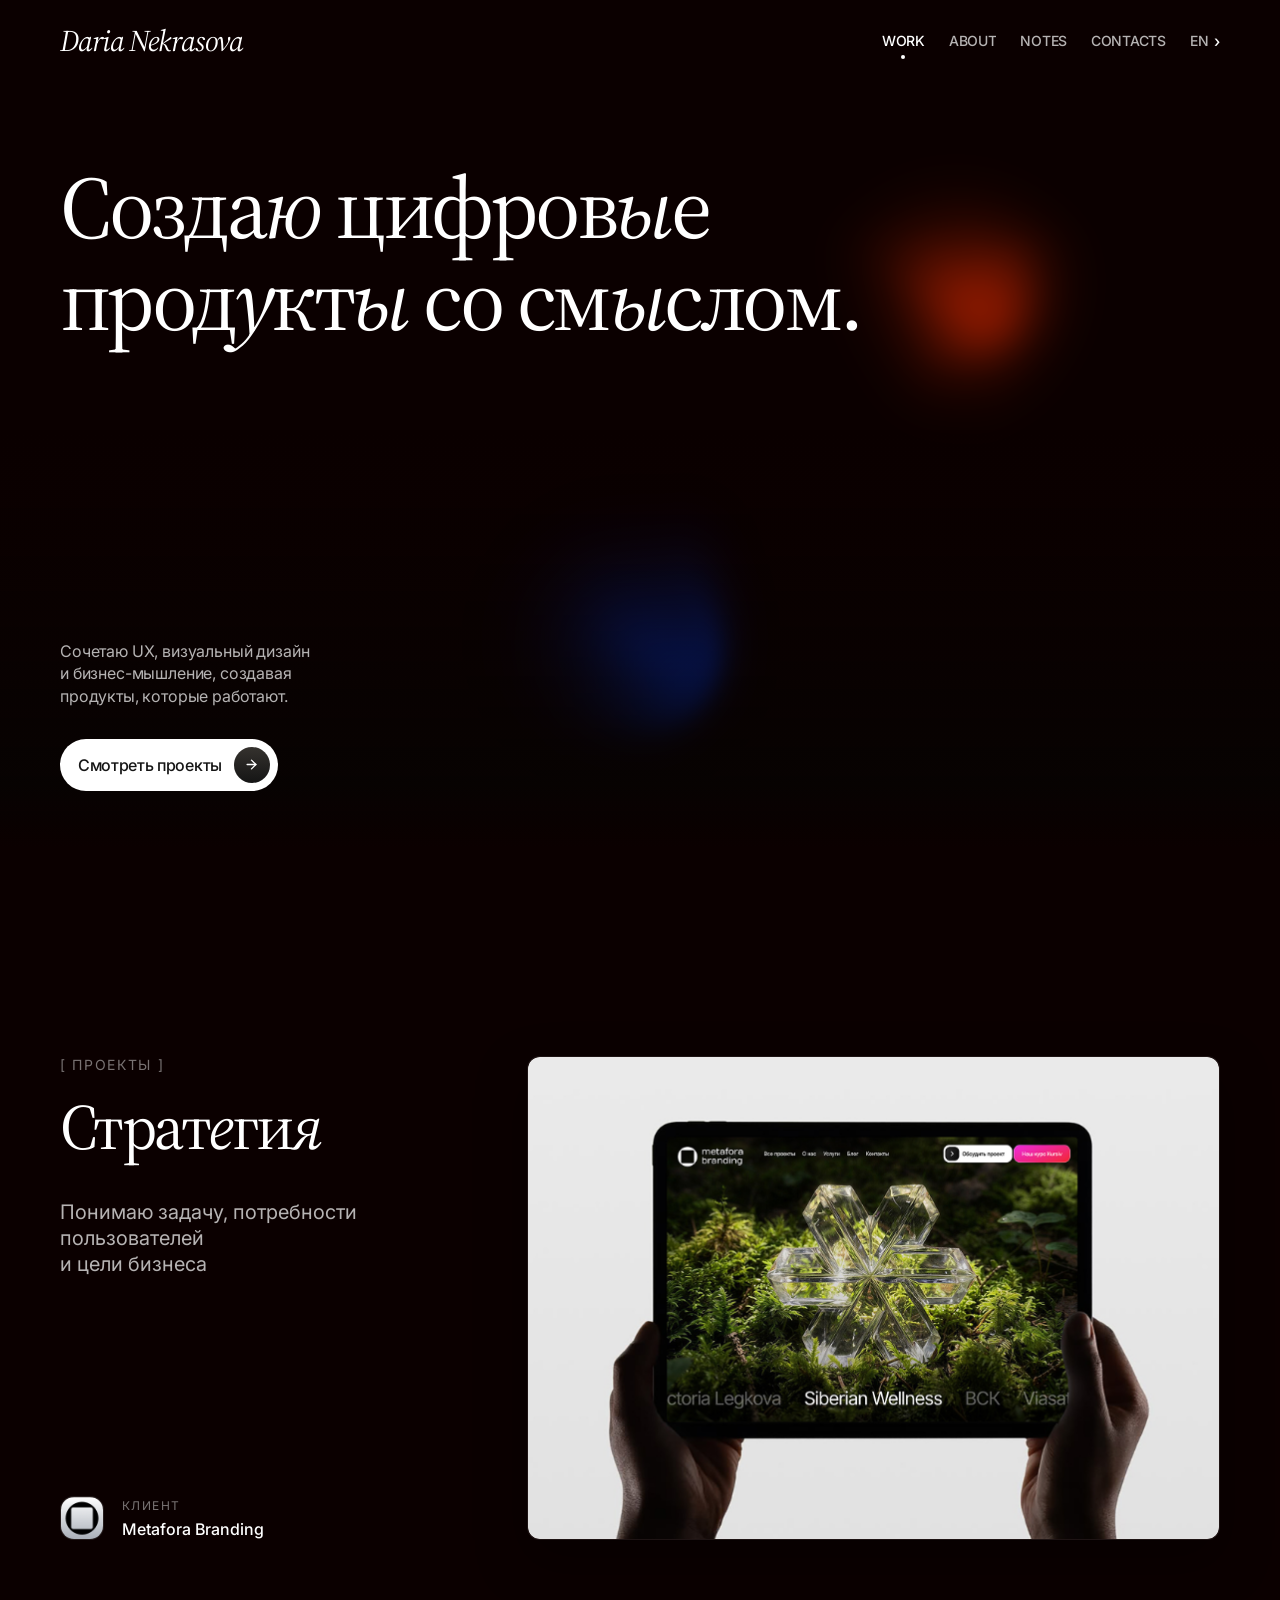
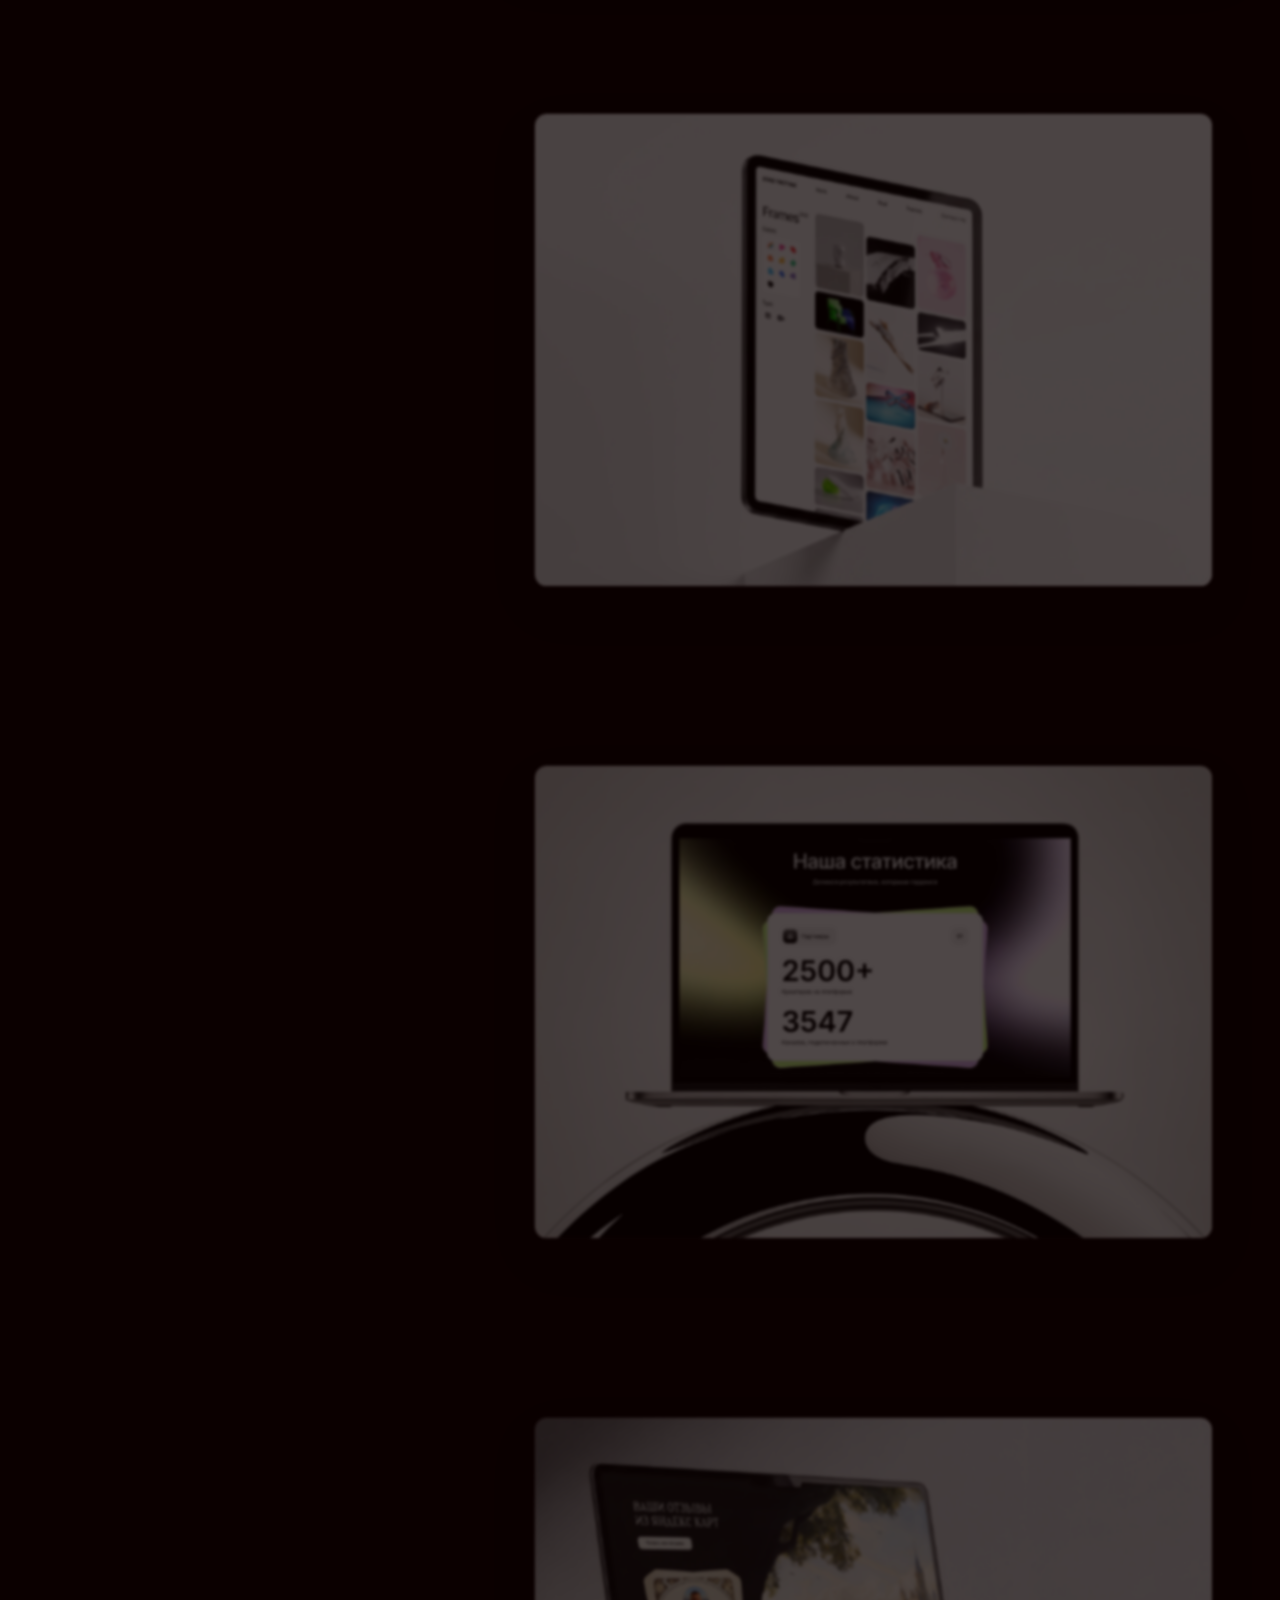
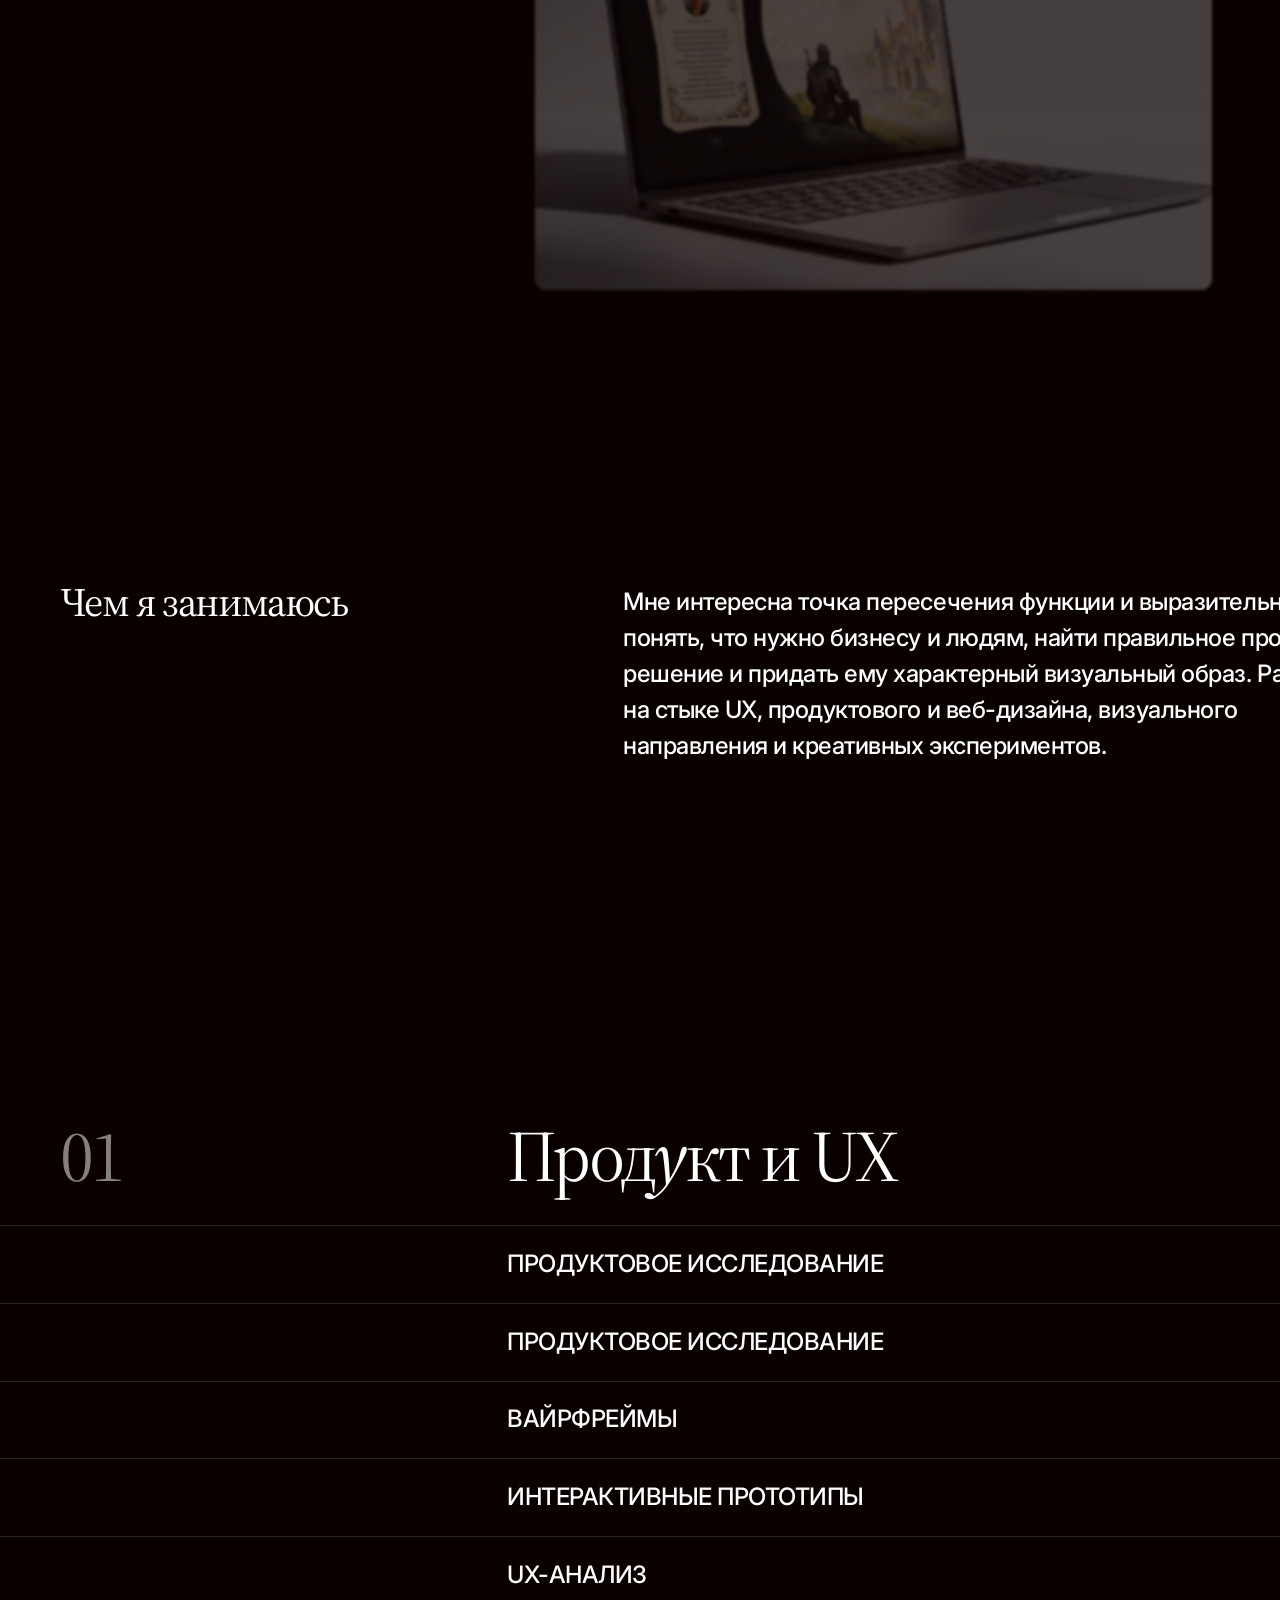
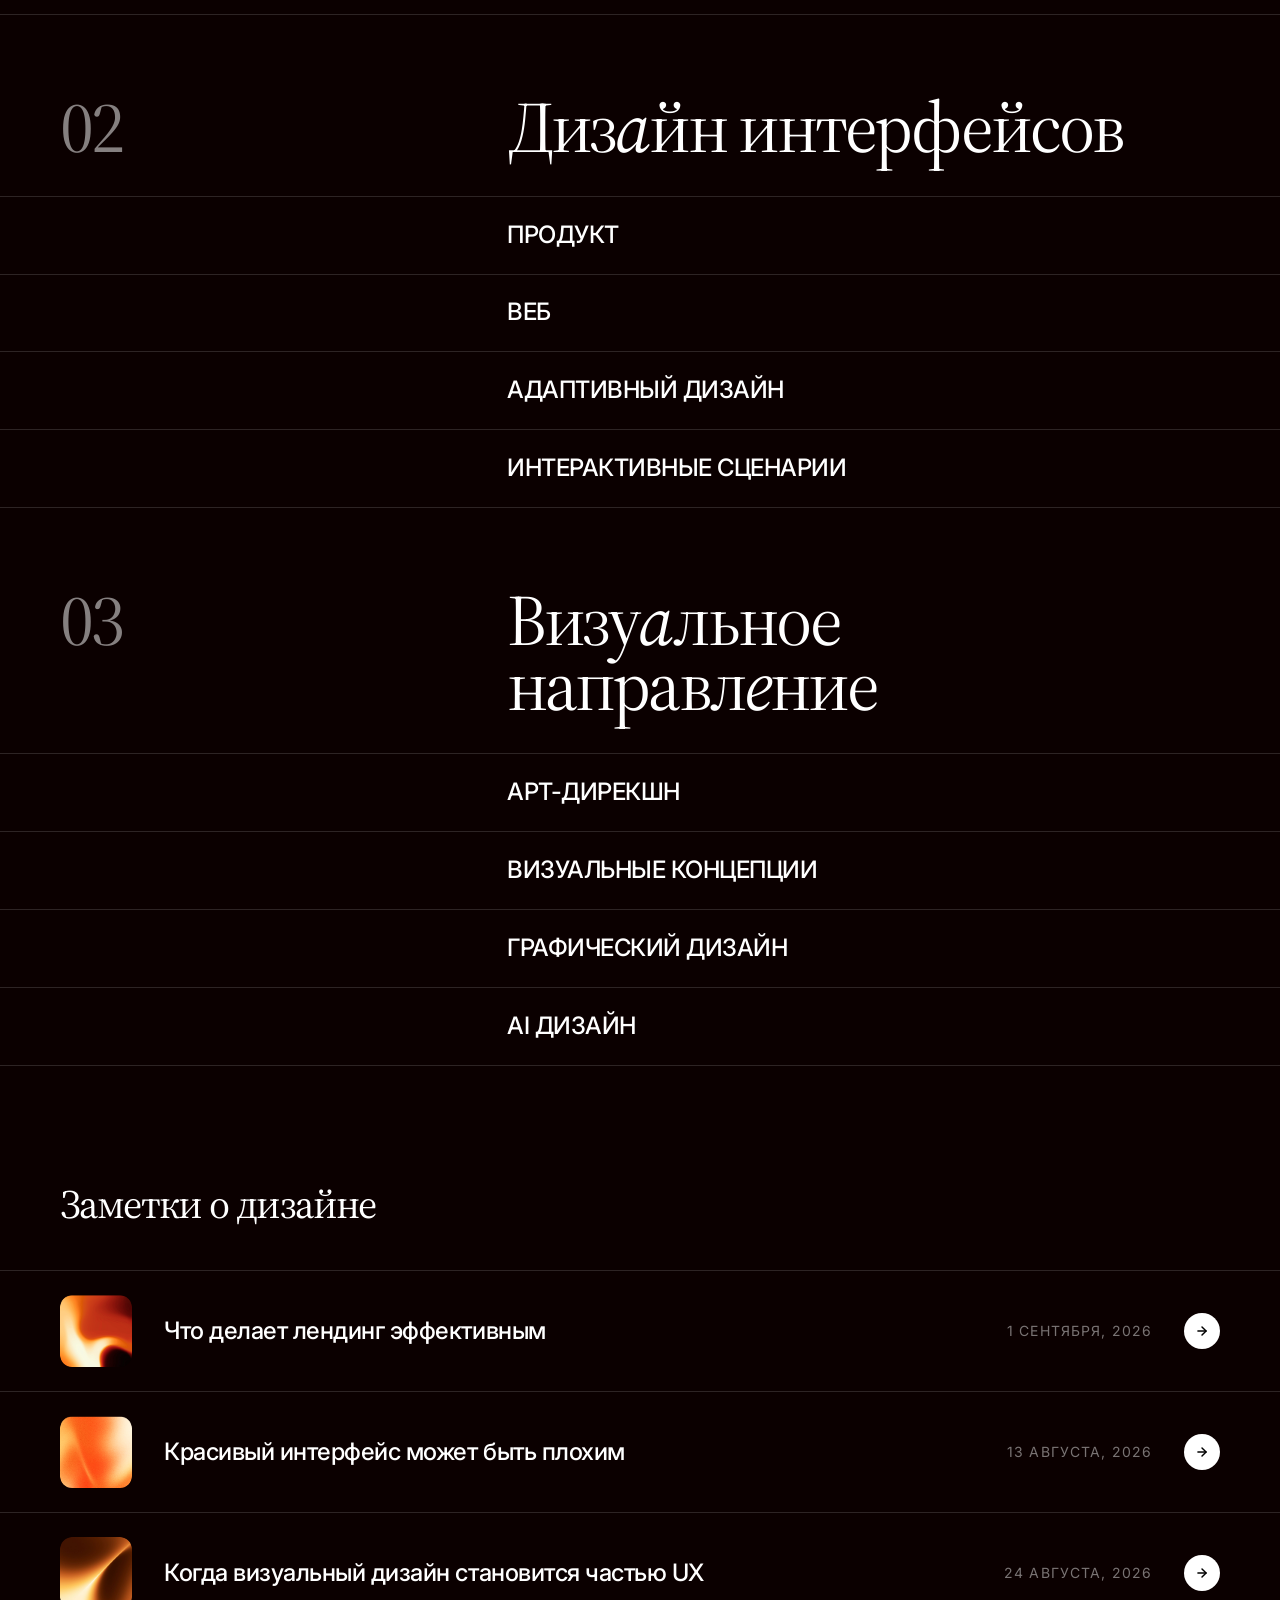
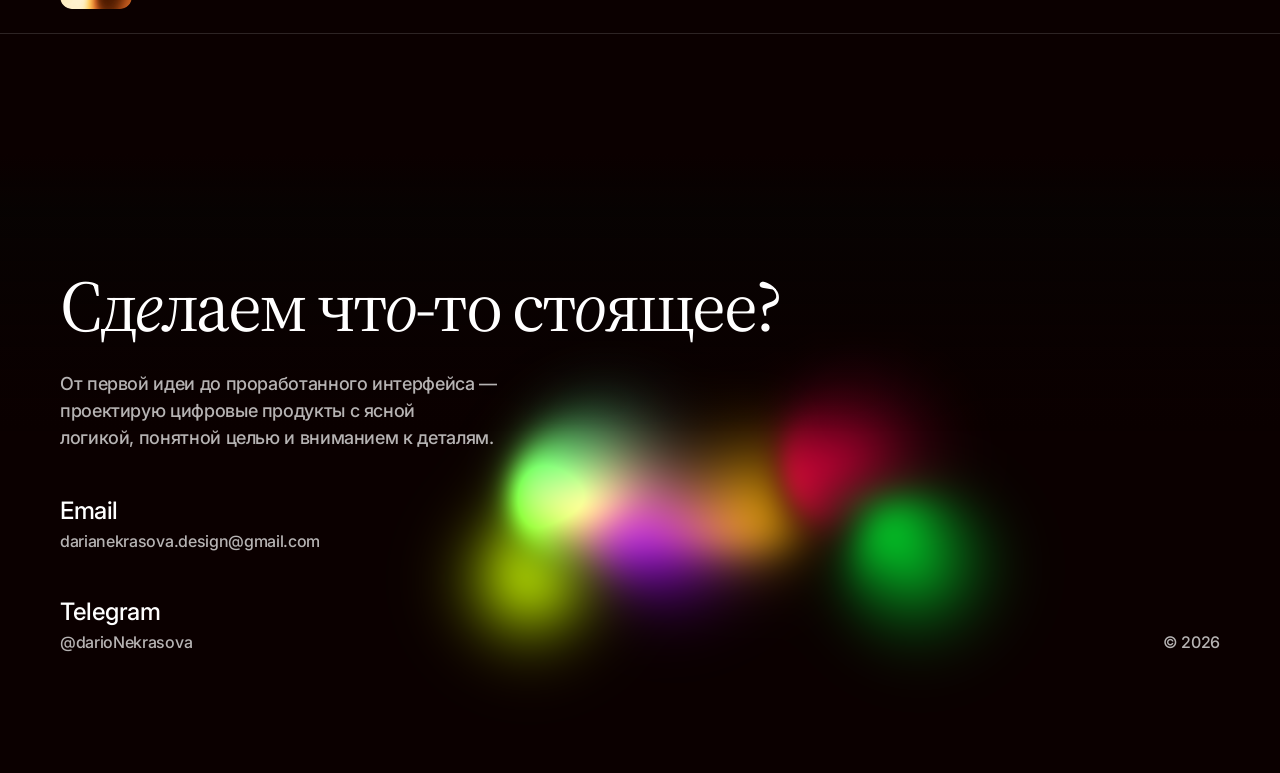
<file: index.html>
<!DOCTYPE html>
<html lang="ru">
<head>
  <meta charset="UTF-8">
  <meta name="viewport" content="width=device-width, initial-scale=1.0">
  <title>Daria Nekrasova — Портфолио</title>
  
  <!-- Подключение оригинальных шрифтов из Figma: Source Serif 4 и Inter -->
  <link rel="preconnect" href="https://fonts.googleapis.com">
  <link rel="preconnect" href="https://fonts.gstatic.com" crossorigin>
  <link href="https://fonts.googleapis.com/css2?family=Inter:wght@300;400;500;600&family=Source+Serif+4:ital,opsz,wght@0,8..60,300;0,8..60,400;0,8..60,500;0,8..60,600;1,8..60,400;1,8..60,500&display=swap" rel="stylesheet">
  
  <link rel="stylesheet" href="style.css?v=3.0">
</head>
<body>

  <!-- ==================== ШАПКА / HEADER ==================== -->
  <header class="site-header">
    <a href="#" class="site-logo">Daria Nekrasova</a>

    <div class="header-right">
      <nav class="site-nav">
        <ul class="nav-list">
          <li>
            <a href="#work" class="nav-link active">
              <span class="nav-link-track">
                <span class="nav-link-text">WORK</span>
                <span class="nav-link-text" aria-hidden="true">WORK</span>
              </span>
              <span class="nav-link-dot" aria-hidden="true"></span>
            </a>
          </li>
          <li>
            <a href="#about" class="nav-link">
              <span class="nav-link-track">
                <span class="nav-link-text">ABOUT</span>
                <span class="nav-link-text" aria-hidden="true">ABOUT</span>
              </span>
              <span class="nav-link-dot" aria-hidden="true"></span>
            </a>
          </li>
          <li>
            <a href="#notes" class="nav-link">
              <span class="nav-link-track">
                <span class="nav-link-text">NOTES</span>
                <span class="nav-link-text" aria-hidden="true">NOTES</span>
              </span>
              <span class="nav-link-dot" aria-hidden="true"></span>
            </a>
          </li>
          <li>
            <a href="#contacts" class="nav-link">
              <span class="nav-link-track">
                <span class="nav-link-text">CONTACTS</span>
                <span class="nav-link-text" aria-hidden="true">CONTACTS</span>
              </span>
              <span class="nav-link-dot" aria-hidden="true"></span>
            </a>
          </li>
        </ul>
      </nav>

      <button type="button" class="lang-switcher" aria-label="Сменить язык">
        <span class="nav-link-track">
          <span class="nav-link-text lang-text">EN</span>
          <span class="nav-link-text lang-text" aria-hidden="true">EN</span>
        </span>
        <span class="chevron">›</span>
      </button>

      <!-- Мобильная кнопка меню 2x2 grid (из Figma 360) -->
      <button type="button" class="mobile-menu-toggle" id="mobileMenuToggle" aria-label="Открыть навигацию" aria-expanded="false">
        <span class="grid-icon" aria-hidden="true">
          <span></span><span></span>
          <span></span><span></span>
        </span>
      </button>
    </div>
  </header>

  <!-- ==================== МОБИЛЬНОЕ МЕНЮ (ПО FIGMA 360) ==================== -->
  <div class="mobile-drawer" id="mobileDrawer" aria-hidden="true">
    <div class="mobile-drawer-inner">
      <nav class="mobile-drawer-nav">
        <ul class="mobile-nav-list">
          <li class="mobile-nav-item">
            <a href="#work" class="mobile-nav-link" data-i18n="mobileMenu.work">Проекты</a>
          </li>
          <li class="mobile-nav-item">
            <a href="#about" class="mobile-nav-link" data-i18n="mobileMenu.about">Обо мне</a>
          </li>
          <li class="mobile-nav-item">
            <a href="#notes" class="mobile-nav-link" data-i18n="mobileMenu.notes">Заметки</a>
          </li>
          <li class="mobile-nav-item">
            <a href="#contacts" class="mobile-nav-link" data-i18n="mobileMenu.contacts">Контакты</a>
          </li>
        </ul>
      </nav>

      <div class="mobile-drawer-contacts">
        <div class="mobile-contact-group">
          <span class="mobile-contact-label">Email</span>
          <a href="mailto:darianekrasova.design@gmail.com" class="mobile-contact-link">darianekrasova.design@gmail.com</a>
        </div>
        <div class="mobile-contact-group">
          <span class="mobile-contact-label">Telegram</span>
          <a href="https://t.me/darioNekrasova" target="_blank" rel="noopener noreferrer" class="mobile-contact-link">@darioNekrasova</a>
        </div>
      </div>
    </div>
  </div>
  <div class="mobile-backdrop" id="mobileBackdrop"></div>

  <!-- ==================== ОСНОВНОЙ КОНТЕНТ ==================== -->
  <main>

    <!-- 1. ГЛАВНЫЙ ЭКРАН / HERO -->
    <section class="hero-section" id="hero">
      <!-- WebGL Molten Amber Liquid Container -->
      <div id="hero-fluid" class="fluid-canvas-bg"></div>

      <div class="hero-inner">
        
        <h1 class="hero-title" data-i18n-html="hero.title">
          Созда<span class="italic-glyph">ю</span><br class="br-mobile"> цифров<span class="italic-glyph">ы</span>е<br>
          прод<span class="italic-glyph">у</span>кт<span class="italic-glyph">ы</span> со<br class="br-mobile"> см<span class="italic-glyph">ы</span>слом.
        </h1>

        <div class="hero-footer-row">
          <p class="hero-description" data-i18n-html="hero.desc">
            Сочетаю UX, визуальный дизайн<br>
            и бизнес-мышление, создавая<br>
            продукты, которые работают.
          </p>

          <a href="#work" class="btn-primary">
            <span class="btn-flip-text">
              <span class="btn-flip-face" data-i18n="hero.btn">Смотреть проекты</span>
              <span class="btn-flip-clone" data-i18n="hero.btn" aria-hidden="true">Смотреть проекты</span>
            </span>
            <span class="btn-icon" aria-hidden="true">
              <svg width="15" height="15" viewBox="0 0 24 24" fill="none" stroke="currentColor" stroke-width="2.2" stroke-linecap="round" stroke-linejoin="round">
                <line x1="5" y1="12" x2="19" y2="12"></line>
                <polyline points="12 5 19 12 12 19"></polyline>
              </svg>
            </span>
          </a>
        </div>

      </div>
    </section>

    <!-- 2. СЕКЦИЯ ПРОЕКТОВ / PROJECTS -->
    <section class="projects-section" id="work">
      <div class="container">
        <div class="projects-layout">

          <!-- Sticky Left Column (Desktop / Tablet >= 992px) -->
          <div class="projects-sticky-col">
            <div class="projects-sticky-inner">
              <div class="projects-sticky-top">
                <span class="section-tag" data-i18n="projects.tag">[ ПРОЕКТЫ ]</span>

                <!-- Dynamic Titles Track -->
                <div class="projects-titles-track">
                  <h2 class="project-title item-1 is-active" data-i18n-html="projects.p1.title">Страт<span class="italic-glyph">е</span>ги<span class="italic-glyph">я</span></h2>
                  <h2 class="project-title item-2" data-i18n-html="projects.p2.title">UX</h2>
                  <h2 class="project-title item-3" data-i18n-html="projects.p3.title">Виз<span class="italic-glyph">уа</span>л</h2>
                  <h2 class="project-title item-4" data-i18n-html="projects.p4.title">AI и креат<span class="italic-glyph">и</span>в</h2>
                </div>

                <!-- Dynamic Descriptions Track -->
                <div class="projects-descs-track">
                  <p class="project-desc item-1 is-active" data-i18n-html="projects.p1.desc">Понимаю задачу, потребности пользователей<br class="br-desktop"> и цели бизнеса</p>
                  <p class="project-desc item-2" data-i18n-html="projects.p2.desc">Превращаю сложные сценарии в понятный<br class="br-desktop"> и удобный пользовательский опыт</p>
                  <p class="project-desc item-3" data-i18n-html="projects.p3.desc">Создаю интерфейсы с выразительным<br class="br-desktop"> и цельным визуальным языком</p>
                  <p class="project-desc item-4" data-i18n-html="projects.p4.desc">Использую AI, чтобы расширять возможности<br class="br-desktop"> дизайна и ускорять творческий процесс</p>
                </div>
              </div>

              <div class="projects-sticky-bottom">
                <!-- Dynamic Clients Track (Vivid Motion style) -->
                <div class="projects-clients-track">
                  <div class="client-badge item-1 is-active" data-project-idx="0">
                    <img src="assets/client-metafora.png" alt="Metafora Branding Logo" class="client-logo">
                    <div class="client-text">
                      <span class="client-caption" data-i18n="projects.clientLabel">КЛИЕНТ</span>
                      <span class="client-name">Metafora Branding</span>
                    </div>
                  </div>
                  <div class="client-badge item-2" data-project-idx="1">
                    <img src="assets/client-stas.png" alt="Stas Tretyak Logo" class="client-logo">
                    <div class="client-text">
                      <span class="client-caption" data-i18n="projects.clientLabel">КЛИЕНТ</span>
                      <span class="client-name">Stas Tretyak</span>
                    </div>
                  </div>
                  <div class="client-badge item-3" data-project-idx="2">
                    <img src="assets/client-labviews.png" alt="Lab Views Logo" class="client-logo">
                    <div class="client-text">
                      <span class="client-caption" data-i18n="projects.clientLabel">КЛИЕНТ</span>
                      <span class="client-name">Lab Views</span>
                    </div>
                  </div>
                  <div class="client-badge item-4" data-project-idx="3">
                    <img src="assets/client-dungeon.png" alt="Dungeon Master Logo" class="client-logo">
                    <div class="client-text">
                      <span class="client-caption" data-i18n="projects.clientLabel">КЛИЕНТ</span>
                      <span class="client-name">Dungeon Master</span>
                    </div>
                  </div>
                </div>
              </div>

            </div>
          </div>

          <!-- Scrolling Media Column -->
          <div class="projects-media-col">

            <!-- Проект 01: Стратегия (Metafora Branding) -->
            <article class="project-card is-active" data-project-idx="0">
              <div class="project-info-mobile">
                <div class="project-text-group">
                  <span class="section-tag" data-i18n="projects.tag">[ ПРОЕКТЫ ]</span>
                  <h2 class="project-title" data-i18n-html="projects.p1.title">Страт<span class="italic-glyph">е</span>ги<span class="italic-glyph">я</span></h2>
                  <p class="project-desc" data-i18n-html="projects.p1.desc">Понимаю задачу, потребности пользователей<br class="br-desktop"> и цели бизнеса</p>
                </div>
                <div class="client-badge">
                  <img src="assets/client-metafora.png" alt="Metafora Branding Logo" class="client-logo">
                  <div class="client-text">
                    <span class="client-caption" data-i18n="projects.clientLabel">КЛИЕНТ</span>
                    <span class="client-name">Metafora Branding</span>
                  </div>
                </div>
              </div>

              <div class="project-media">
                <div class="project-media-wrap">
                  <picture>
                    <source media="(max-width: 640px)" srcset="assets/stratege360.png">
                    <source media="(max-width: 1024px)" srcset="assets/stratege1024.png">
                    <img src="assets/mockup-1.png" alt="Кейс Metafora Branding" class="mockup-img" loading="lazy">
                  </picture>
                </div>
              </div>
            </article>

            <!-- Проект 02: UX (Stas Tretyak) -->
            <article class="project-card" data-project-idx="1">
              <div class="project-info-mobile">
                <div class="project-text-group">
                  <span class="section-tag" data-i18n="projects.tag">[ ПРОЕКТЫ ]</span>
                  <h2 class="project-title" data-i18n-html="projects.p2.title">UX</h2>
                  <p class="project-desc" data-i18n-html="projects.p2.desc">Превращаю сложные сценарии в понятный<br class="br-desktop"> и удобный пользовательский опыт</p>
                </div>
                <div class="client-badge">
                  <img src="assets/client-stas.png" alt="Stas Tretyak Logo" class="client-logo">
                  <div class="client-text">
                    <span class="client-caption" data-i18n="projects.clientLabel">КЛИЕНТ</span>
                    <span class="client-name">Stas Tretyak</span>
                  </div>
                </div>
              </div>

              <div class="project-media">
                <div class="project-media-wrap">
                  <picture>
                    <source media="(max-width: 640px)" srcset="assets/UX360.png">
                    <img src="assets/mockup-2.png" alt="Кейс Stas Tretyak" class="mockup-img" loading="lazy">
                  </picture>
                </div>
              </div>
            </article>

            <!-- Проект 03: Визуал (Lab Views) -->
            <article class="project-card" data-project-idx="2">
              <div class="project-info-mobile">
                <div class="project-text-group">
                  <span class="section-tag" data-i18n="projects.tag">[ ПРОЕКТЫ ]</span>
                  <h2 class="project-title" data-i18n-html="projects.p3.title">Виз<span class="italic-glyph">уа</span>л</h2>
                  <p class="project-desc" data-i18n-html="projects.p3.desc">Создаю интерфейсы с выразительным<br class="br-desktop"> и цельным визуальным языком</p>
                </div>
                <div class="client-badge">
                  <img src="assets/client-labviews.png" alt="Lab Views Logo" class="client-logo">
                  <div class="client-text">
                    <span class="client-caption" data-i18n="projects.clientLabel">КЛИЕНТ</span>
                    <span class="client-name">Lab Views</span>
                  </div>
                </div>
              </div>

              <div class="project-media">
                <div class="project-media-wrap">
                  <picture>
                    <source media="(max-width: 640px)" srcset="assets/visual360.png">
                    <source media="(max-width: 1024px)" srcset="assets/visual1024.png">
                    <img src="assets/mockup-3.png" alt="Кейс Lab Views" class="mockup-img" loading="lazy">
                  </picture>
                </div>
              </div>
            </article>

            <!-- Проект 04: AI и креатив (Dungeon Master) -->
            <article class="project-card" data-project-idx="3">
              <div class="project-info-mobile">
                <div class="project-text-group">
                  <span class="section-tag" data-i18n="projects.tag">[ ПРОЕКТЫ ]</span>
                  <h2 class="project-title" data-i18n-html="projects.p4.title">AI и креат<span class="italic-glyph">и</span>в</h2>
                  <p class="project-desc" data-i18n-html="projects.p4.desc">Использую AI, чтобы расширять возможности<br class="br-desktop"> дизайна и ускорять творческий процесс</p>
                </div>
                <div class="client-badge">
                  <img src="assets/client-dungeon.png" alt="Dungeon Master Logo" class="client-logo">
                  <div class="client-text">
                    <span class="client-caption" data-i18n="projects.clientLabel">КЛИЕНТ</span>
                    <span class="client-name">Dungeon Master</span>
                  </div>
                </div>
              </div>

              <div class="project-media">
                <div class="project-media-wrap">
                  <picture>
                    <source media="(max-width: 640px)" srcset="assets/AI_and_creative360.png">
                    <source media="(max-width: 1024px)" srcset="assets/AI_and_creative1024.png">
                    <img src="assets/mockup-4.png" alt="Кейс Dungeon Master" class="mockup-img" loading="lazy">
                  </picture>
                </div>
              </div>
            </article>

          </div>
        </div>
      </div>
    </section>

    <!-- 3. СЕКЦИЯ «ЧЕМ Я ЗАНИМАЮСЬ» / ABOUT & SERVICES -->
    <section class="about-section" id="about">
      <div class="container">
        <!-- Заголовок и манифест -->
        <div class="about-intro-grid">
          <h2 class="about-title" data-i18n="about.title">Чем я занимаюсь</h2>
          <p class="about-manifesto" data-i18n="about.manifesto">
            Мне интересна точка пересечения функции и выразительности: понять, что нужно бизнесу и людям, найти правильное продуктовое решение и придать ему характерный визуальный образ. Работаю на стыке UX, продуктового и веб-дизайна, визуального направления и креативных экспериментов.
          </p>
        </div>
      </div>

      <!-- Услуги с номерами (разделительные линии на всю ширину экрана) -->
      <div class="services-list">

        <!-- 01 Продукт и UX -->
        <div class="service-block">
          <div class="container">
            <div class="service-header-row">
              <span class="service-num">01</span>
              <h3 class="service-title" data-i18n-html="services.s1.title">Продукт и UX</h3>
            </div>
          </div>
          <ul class="service-items">
            <li>
              <div class="container">
                <span class="service-item-name" data-i18n="services.s1.items.0">ПРОДУКТОВОЕ ИССЛЕДОВАНИЕ</span>
              </div>
            </li>
            <li>
              <div class="container">
                <span class="service-item-name" data-i18n="services.s1.items.1">ПРОДУКТОВОЕ ИССЛЕДОВАНИЕ</span>
              </div>
            </li>
            <li>
              <div class="container">
                <span class="service-item-name" data-i18n="services.s1.items.2">ВАЙРФРЕЙМЫ</span>
              </div>
            </li>
            <li>
              <div class="container">
                <span class="service-item-name" data-i18n="services.s1.items.3">ИНТЕРАКТИВНЫЕ ПРОТОТИПЫ</span>
              </div>
            </li>
            <li>
              <div class="container">
                <span class="service-item-name" data-i18n="services.s1.items.4">UX-АНАЛИЗ</span>
              </div>
            </li>
          </ul>
        </div>

        <!-- 02 Дизайн интерфейсов -->
        <div class="service-block">
          <div class="container">
            <div class="service-header-row">
              <span class="service-num">02</span>
              <h3 class="service-title" data-i18n-html="services.s2.title">Диза<span class="italic-glyph">й</span>н интерфейсов</h3>
            </div>
          </div>
          <ul class="service-items">
            <li>
              <div class="container">
                <span class="service-item-name" data-i18n="services.s2.items.0">ПРОДУКТ</span>
              </div>
            </li>
            <li>
              <div class="container">
                <span class="service-item-name" data-i18n="services.s2.items.1">ВЕБ</span>
              </div>
            </li>
            <li>
              <div class="container">
                <span class="service-item-name" data-i18n="services.s2.items.2">АДАПТИВНЫЙ ДИЗАЙН</span>
              </div>
            </li>
            <li>
              <div class="container">
                <span class="service-item-name" data-i18n="services.s2.items.3">ИНТЕРАКТИВНЫЕ СЦЕНАРИИ</span>
              </div>
            </li>
          </ul>
        </div>

        <!-- 03 Визуальное направление -->
        <div class="service-block">
          <div class="container">
            <div class="service-header-row">
              <span class="service-num">03</span>
              <h3 class="service-title" data-i18n-html="services.s3.title">Визу<span class="italic-glyph">а</span>льное направление</h3>
            </div>
          </div>
          <ul class="service-items">
            <li>
              <div class="container">
                <span class="service-item-name" data-i18n="services.s3.items.0">АРТ-ДИРЕКШН</span>
              </div>
            </li>
            <li>
              <div class="container">
                <span class="service-item-name" data-i18n="services.s3.items.1">ВИЗУАЛЬНЫЕ КОНЦЕПЦИИ</span>
              </div>
            </li>
            <li>
              <div class="container">
                <span class="service-item-name" data-i18n="services.s3.items.2">ГРАФИЧЕСКИЙ ДИЗАЙН</span>
              </div>
            </li>
            <li>
              <div class="container">
                <span class="service-item-name" data-i18n="services.s3.items.3">AI ДИЗАЙН</span>
              </div>
            </li>
          </ul>
        </div>

      </div>
    </section>

    <!-- 4. СЕКЦИЯ «ЗАМЕТКИ О ДИЗАЙНЕ» / NOTES -->
    <section class="notes-section" id="notes">
      <div class="container">
        <h2 class="notes-heading" data-i18n="notes.heading">Заметки о дизайне</h2>
      </div>

      <div class="notes-table">

        <!-- Заметка 1 -->
        <a href="landing-page-effective.html" class="note-entry">
          <div class="container note-entry-inner">
            <div class="note-thumb-wrap">
              <img src="assets/note-1.png" alt="Обложка заметки" class="note-thumb">
            </div>
            <div class="note-info">
              <h3 class="note-entry-title" data-i18n="notes.n1.title">Что делает лендинг эффективным</h3>
              <span class="note-date" data-i18n="notes.n1.date">1 СЕНТЯБРЯ, 2026</span>
            </div>
            <span class="note-btn-icon" aria-hidden="true">
              <svg width="14" height="14" viewBox="0 0 24 24" fill="none" stroke="currentColor" stroke-width="2.5" stroke-linecap="round" stroke-linejoin="round">
                <line x1="5" y1="12" x2="19" y2="12"></line>
                <polyline points="12 5 19 12 12 19"></polyline>
              </svg>
            </span>
          </div>
        </a>

        <!-- Заметка 2 -->
        <a href="#" class="note-entry">
          <div class="container note-entry-inner">
            <div class="note-thumb-wrap">
              <img src="assets/note-2.png" alt="Обложка заметки" class="note-thumb">
            </div>
            <div class="note-info">
              <h3 class="note-entry-title" data-i18n="notes.n2.title">Красивый интерфейс может быть плохим</h3>
              <span class="note-date" data-i18n="notes.n2.date">13 АВГУСТА, 2026</span>
            </div>
            <span class="note-btn-icon" aria-hidden="true">
              <svg width="14" height="14" viewBox="0 0 24 24" fill="none" stroke="currentColor" stroke-width="2.5" stroke-linecap="round" stroke-linejoin="round">
                <line x1="5" y1="12" x2="19" y2="12"></line>
                <polyline points="12 5 19 12 12 19"></polyline>
              </svg>
            </span>
          </div>
        </a>

        <!-- Заметка 3 -->
        <a href="#" class="note-entry">
          <div class="container note-entry-inner">
            <div class="note-thumb-wrap">
              <img src="assets/note-3.png" alt="Обложка заметки" class="note-thumb">
            </div>
            <div class="note-info">
              <h3 class="note-entry-title" data-i18n="notes.n3.title">Когда визуальный дизайн становится частью UX</h3>
              <span class="note-date" data-i18n="notes.n3.date">24 АВГУСТА, 2026</span>
            </div>
            <span class="note-btn-icon" aria-hidden="true">
              <svg width="14" height="14" viewBox="0 0 24 24" fill="none" stroke="currentColor" stroke-width="2.5" stroke-linecap="round" stroke-linejoin="round">
                <line x1="5" y1="12" x2="19" y2="12"></line>
                <polyline points="12 5 19 12 12 19"></polyline>
              </svg>
            </span>
          </div>
        </a>

      </div>
    </section>

  </main>

  <!-- ==================== ПОДВАЛ / FOOTER ==================== -->
  <footer class="site-footer" id="contacts">
    <!-- WebGL Molten Amber Liquid Container (Footer rainbow mode) -->
    <div id="footer-fluid" class="fluid-canvas-bg" data-fluid-rainbow="true"></div>

    <div class="container footer-container">
      
      <!-- Top: Footer Message (963px) -->
      <div class="footer-message">
        <h2 class="footer-heading" data-i18n-html="footer.heading">Сделаем чт<span class="italic-glyph">о</span>-то<br class="br-mobile"> стоящее?</h2>
        
        <p class="footer-desc" data-i18n-html="footer.desc">
          От первой идеи до проработанного интерфейса —<br class="br-desktop">
          проектирую цифровые продукты с ясной<br class="br-desktop">
          логикой, понятной целью и вниманием к деталям.
        </p>
      </div>

      <!-- Bottom: Contact Details & Copyright (row, space-between, align-items flex-end) -->
      <div class="footer-contact-details">
        <div class="footer-contacts">
          <div class="contact-group">
            <span class="contact-label">Email</span>
            <a href="mailto:darianekrasova.design@gmail.com" class="contact-link">darianekrasova.design@gmail.com</a>
          </div>

          <div class="contact-group">
            <span class="contact-label">Telegram</span>
            <a href="https://t.me/darioNekrasova" target="_blank" rel="noopener noreferrer" class="contact-link">@darioNekrasova</a>
          </div>
        </div>

        <div class="footer-copyright">
          <span class="copyright">&copy;&nbsp;2026</span>
        </div>
      </div>

    </div>
  </footer>

  <!-- Fluid Simulation Engine -->
  <script src="fluid.js"></script>

  <!-- Smart Hide / Reveal Header on Scroll -->
  <script>
    (function() {
      const header = document.querySelector('.site-header');
      if (!header) return;

      let lastScrollY = window.pageYOffset || document.documentElement.scrollTop;
      let ticking = false;

      // Active section tracking (ScrollSpy) for Menu Button ACTIVE dot
      const navLinks = Array.from(document.querySelectorAll('.nav-link[href^="#"]'));
      const sectionTargets = navLinks.map(link => {
        const id = link.getAttribute('href');
        return { link, el: document.querySelector(id) };
      }).filter(item => item.el !== null);

      function updateActiveNav() {
        const scrollY = window.pageYOffset || document.documentElement.scrollTop;
        const windowH = window.innerHeight;
        const bodyH = document.documentElement.scrollHeight;
        
        // If reached bottom of page, highlight Contacts
        if (scrollY + windowH >= bodyH - 60) {
          navLinks.forEach(l => l.classList.remove('active'));
          const last = navLinks[navLinks.length - 1];
          if (last) last.classList.add('active');
          return;
        }

        const checkPos = scrollY + 240;
        let matched = null;

        for (let i = sectionTargets.length - 1; i >= 0; i--) {
          const { link, el } = sectionTargets[i];
          const top = el.offsetTop;
          if (checkPos >= top) {
            matched = link;
            break;
          }
        }

        if (!matched && navLinks.length > 0) {
          matched = navLinks[0];
        }

        if (matched) {
          navLinks.forEach(l => {
            if (l === matched) l.classList.add('active');
            else l.classList.remove('active');
          });
        }
      }

      function scrollToTarget(hash, smooth = true) {
        if (!hash || !hash.startsWith('#') || hash === '#menu') return;
        const target = document.querySelector(hash);
        if (!target) return;
        const headerHeight = header ? header.offsetHeight : 80;
        const contentEl = target.querySelector('.container') || target;
        const targetY = contentEl.getBoundingClientRect().top + window.pageYOffset - headerHeight - 20;
        window.scrollTo({
          top: Math.max(0, targetY),
          behavior: smooth ? 'smooth' : 'auto'
        });
      }
      window.scrollToTarget = scrollToTarget;

      navLinks.forEach(link => {
        link.addEventListener('click', function(e) {
          const href = this.getAttribute('href');
          if (href && href.startsWith('#')) {
            e.preventDefault();
            scrollToTarget(href, true);
            history.pushState(null, null, href);
          }
          navLinks.forEach(l => l.classList.remove('active'));
          this.classList.add('active');
        });
      });

      window.addEventListener('scroll', function() {
        if (!ticking) {
          window.requestAnimationFrame(function() {
            const currentScrollY = window.pageYOffset || document.documentElement.scrollTop;
            
            // Prevent any horizontal drift on hash navigation
            if (window.scrollX !== 0) {
              window.scrollTo(0, currentScrollY);
            }

            // Subtle blur & background when scrolled down past top hero
            if (currentScrollY > 60) {
              header.classList.add('header--scrolled');
            } else {
              header.classList.remove('header--scrolled');
            }

            // Hide on scroll down, reveal on scroll up with jitter tolerance
            const delta = currentScrollY - lastScrollY;
            if (Math.abs(delta) > 4) {
              if (delta > 0 && currentScrollY > 100) {
                // Scrolling down
                header.classList.add('header--hidden');
              } else if (delta < 0) {
                // Scrolling up
                header.classList.remove('header--hidden');
              }
              lastScrollY = Math.max(0, currentScrollY);
            }

            updateActiveNav();
            ticking = false;
          });
          ticking = true;
        }
      }, { passive: true });

      window.addEventListener('hashchange', function() {
        if (window.scrollX !== 0) {
          window.scrollTo(0, window.scrollY);
        }
      });

      // Run on initial load
      updateActiveNav();

      if (window.location.hash && window.location.hash !== '#menu') {
        window.addEventListener('load', function() {
          setTimeout(function() {
            scrollToTarget(window.location.hash, false);
          }, 60);
        });
      }
    })();
  </script>

  <!-- Running Marquee on Skill Rows (Figma Skill_card specification) -->
  <script>
    (function initSkillMarquees() {
      const starSvg = '<svg class="marquee-star" viewBox="0 0 24 24" fill="currentColor" aria-hidden="true"><g transform="translate(12,12)"><path d="M0,0 C-1,-3 -2.8,-6 -2.8,-8.2 C-2.8,-10.2 -1.6,-11.5 0,-11.5 C1.6,-11.5 2.8,-10.2 2.8,-8.2 C2.8,-6 1,-3 0,0 Z"/><path d="M0,0 C-1,-3 -2.8,-6 -2.8,-8.2 C-2.8,-10.2 -1.6,-11.5 0,-11.5 C1.6,-11.5 2.8,-10.2 2.8,-8.2 C2.8,-6 1,-3 0,0 Z" transform="rotate(60)"/><path d="M0,0 C-1,-3 -2.8,-6 -2.8,-8.2 C-2.8,-10.2 -1.6,-11.5 0,-11.5 C1.6,-11.5 2.8,-10.2 2.8,-8.2 C2.8,-6 1,-3 0,0 Z" transform="rotate(120)"/><path d="M0,0 C-1,-3 -2.8,-6 -2.8,-8.2 C-2.8,-10.2 -1.6,-11.5 0,-11.5 C1.6,-11.5 2.8,-10.2 2.8,-8.2 C2.8,-6 1,-3 0,0 Z" transform="rotate(180)"/><path d="M0,0 C-1,-3 -2.8,-6 -2.8,-8.2 C-2.8,-10.2 -1.6,-11.5 0,-11.5 C1.6,-11.5 2.8,-10.2 2.8,-8.2 C2.8,-6 1,-3 0,0 Z" transform="rotate(240)"/><path d="M0,0 C-1,-3 -2.8,-6 -2.8,-8.2 C-2.8,-10.2 -1.6,-11.5 0,-11.5 C1.6,-11.5 2.8,-10.2 2.8,-8.2 C2.8,-6 1,-3 0,0 Z" transform="rotate(300)"/></g></svg>';

      function rebuildServicesMarquee() {
        const rows = document.querySelectorAll('.service-items li');
        rows.forEach(li => {
          const nameEl = li.querySelector('.service-item-name');
          if (!nameEl) return;
          const name = nameEl.textContent.trim();

          let marquee = li.querySelector('.service-marquee');
          let track;
          if (!marquee) {
            marquee = document.createElement('div');
            marquee.className = 'service-marquee';
            marquee.setAttribute('aria-hidden', 'true');
            track = document.createElement('div');
            track.className = 'service-marquee-track';
            marquee.appendChild(track);
            li.appendChild(marquee);
          } else {
            track = marquee.querySelector('.service-marquee-track');
          }

          const unit = `<span class="marquee-text">${name}</span>${starSvg}`;
          const repeatCount = Math.max(6, Math.ceil(3600 / (name.length * 20 + 80)));
          const halfHtml = unit.repeat(repeatCount);
          track.innerHTML = halfHtml + halfHtml;
        });
      }

      window.rebuildServicesMarquee = rebuildServicesMarquee;
      rebuildServicesMarquee();

      // Fluid row-to-row background indicator (Vivid Motion glide & scroll-aware tracking)
      const serviceLists = document.querySelectorAll('.service-items');
      let lastClientX = -1;
      let lastClientY = -1;
      let isPointerActive = false;

      serviceLists.forEach(ul => {
        ul.classList.add('has-floating-bg');
        let bg = ul.querySelector('.service-hover-bg');
        if (!bg) {
          bg = document.createElement('div');
          bg.className = 'service-hover-bg';
          bg.setAttribute('aria-hidden', 'true');
          ul.prepend(bg);
        }
      });

      function activateRow(li) {
        if (!li) return;
        const ul = li.closest('.service-items');
        if (!ul) return;
        const bg = ul.querySelector('.service-hover-bg');

        // Deactivate other rows in this list
        ul.querySelectorAll('li.is-hovered').forEach(other => {
          if (other !== li) other.classList.remove('is-hovered');
        });

        // If other service lists had active rows, clear them
        serviceLists.forEach(otherUl => {
          if (otherUl !== ul) deactivateUl(otherUl);
        });

        li.classList.add('is-hovered');

        if (bg) {
          const top = li.offsetTop;
          const height = li.offsetHeight;
          const wasVisible = bg.classList.contains('is-visible');

          if (!wasVisible) {
            // First entry: set position without glide, then fade in smoothly
            bg.style.transition = 'none';
            bg.style.transform = `translate3d(0, ${top}px, 0)`;
            bg.style.height = `${height}px`;
            void bg.offsetHeight;
            bg.style.transition = '';
            bg.classList.add('is-visible');
          } else {
            // Moving between rows: glide smoothly
            bg.style.transform = `translate3d(0, ${top}px, 0)`;
            bg.style.height = `${height}px`;
            bg.classList.add('is-visible');
          }
        }
      }

      function deactivateUl(ul) {
        if (!ul) return;
        ul.querySelectorAll('li.is-hovered').forEach(li => li.classList.remove('is-hovered'));
        const bg = ul.querySelector('.service-hover-bg');
        if (bg) {
          bg.classList.remove('is-visible');
        }
      }

      // Mouse listeners on rows and list
      serviceLists.forEach(ul => {
        const rows = ul.querySelectorAll('li');
        rows.forEach(li => {
          li.addEventListener('mouseenter', () => {
            activateRow(li);
          });
        });

        ul.addEventListener('mouseleave', () => {
          deactivateUl(ul);
        });
      });

      // Track cursor position globally
      window.addEventListener('mousemove', e => {
        lastClientX = e.clientX;
        lastClientY = e.clientY;
        isPointerActive = true;
      }, { passive: true });

      window.addEventListener('mouseout', e => {
        if (!e.relatedTarget) {
          isPointerActive = false;
          serviceLists.forEach(deactivateUl);
        }
      });

      // Scroll-aware row activation: triggers smooth row transition as rows move under stationary cursor
      let scrollTicking = false;
      function checkHoverOnScroll() {
        if (!isPointerActive || lastClientX < 0 || lastClientY < 0) return;

        const target = document.elementFromPoint(lastClientX, lastClientY);
        if (!target) return;

        const row = target.closest('.service-items li');
        if (row) {
          activateRow(row);
        } else {
          serviceLists.forEach(ul => {
            if (!ul.contains(target)) {
              deactivateUl(ul);
            }
          });
        }
      }

      window.addEventListener('scroll', () => {
        if (!scrollTicking) {
          window.requestAnimationFrame(() => {
            checkHoverOnScroll();
            scrollTicking = false;
          });
          scrollTicking = true;
        }
      }, { passive: true });
    })();
  </script>

  <!-- Mobile Menu Logic -->
  <script>
    (function initMobileMenu() {
      const toggle = document.getElementById('mobileMenuToggle');
      const drawer = document.getElementById('mobileDrawer');
      const backdrop = document.getElementById('mobileBackdrop');
      const header = document.querySelector('.site-header');
      const siteLogo = document.querySelector('.site-logo');
      if (!toggle || !drawer) return;

      function openMenu() {
        drawer.classList.add('is-open');
        toggle.classList.add('is-active');
        if (header) header.classList.add('header--menu-open');
        if (backdrop) backdrop.classList.add('is-open');
        toggle.setAttribute('aria-expanded', 'true');
        drawer.setAttribute('aria-hidden', 'false');
        document.body.style.overflow = 'hidden';
      }

      function closeMenu() {
        drawer.classList.remove('is-open');
        toggle.classList.remove('is-active');
        if (header) header.classList.remove('header--menu-open');
        if (backdrop) backdrop.classList.remove('is-open');
        toggle.setAttribute('aria-expanded', 'false');
        drawer.setAttribute('aria-hidden', 'true');
        document.body.style.overflow = '';
      }

      toggle.addEventListener('click', function(e) {
        e.stopPropagation();
        if (drawer.classList.contains('is-open')) closeMenu();
        else openMenu();
      });

      if (backdrop) backdrop.addEventListener('click', closeMenu);
      if (siteLogo) {
        siteLogo.addEventListener('click', function() {
          if (drawer.classList.contains('is-open')) closeMenu();
        });
      }

      drawer.querySelectorAll('.mobile-nav-link').forEach(link => {
        link.addEventListener('click', function(e) {
          const href = this.getAttribute('href');
          closeMenu();
          if (href && href.startsWith('#')) {
            e.preventDefault();
            setTimeout(function() {
              if (window.scrollToTarget) {
                window.scrollToTarget(href, true);
              }
              history.pushState(null, null, href);
            }, 120);
          }
        });
      });

      document.addEventListener('keydown', function(e) {
        if (e.key === 'Escape' && drawer.classList.contains('is-open')) {
          closeMenu();
        }
      });

      if (window.location.hash === '#menu') {
        openMenu();
      }
      window.addEventListener('hashchange', function() {
        if (window.location.hash === '#menu') openMenu();
      });

      window.addEventListener('resize', function() {
        if (window.innerWidth > 720 && drawer.classList.contains('is-open')) {
          closeMenu();
        }
      });
    })();
  </script>

  <!-- GSAP & ScrollTrigger Engine -->
  <script src="assets/gsap.min.js"></script>
  <script src="assets/ScrollTrigger.min.js"></script>

  <!-- Vivid Motion Style Project Cards & Clients Animation Engine -->
  <script>
    (function initVividProjectAnimation() {
      const cards = Array.from(document.querySelectorAll('.projects-media-col .project-card'));
      if (!cards.length) return;

      const titles = Array.from(document.querySelectorAll('.projects-titles-track .project-title'));
      const descs = Array.from(document.querySelectorAll('.projects-descs-track .project-desc'));
      const clients = Array.from(document.querySelectorAll('.projects-clients-track .client-badge'));

      let currentIndex = 0;
      let activeTriggers = [];

      function updateActiveProject(newIndex, isDown = true) {
        if (newIndex === currentIndex || newIndex < 0 || newIndex >= cards.length) return;
        const prevIndex = currentIndex;
        currentIndex = newIndex;

        // 1. Animate Titles (Vivid Motion signature spring)
        const prevTitle = titles[prevIndex];
        const nextTitle = titles[newIndex];
        if (window.gsap && prevTitle && nextTitle) {
          prevTitle.classList.remove('is-active');
          gsap.to(prevTitle, {
            autoAlpha: 0,
            y: isDown ? -24 : 24,
            duration: 0.25,
            ease: 'power2.in',
            overwrite: true
          });
          nextTitle.classList.add('is-active');
          gsap.fromTo(nextTitle,
            { autoAlpha: 0, y: isDown ? 28 : -28 },
            { autoAlpha: 1, y: 0, duration: 0.38, ease: 'back.out(1.5)', overwrite: true }
          );
        } else if (prevTitle && nextTitle) {
          prevTitle.classList.remove('is-active');
          nextTitle.classList.add('is-active');
        }

        // 2. Animate Descriptions
        const prevDesc = descs[prevIndex];
        const nextDesc = descs[newIndex];
        if (window.gsap && prevDesc && nextDesc) {
          prevDesc.classList.remove('is-active');
          gsap.to(prevDesc, {
            autoAlpha: 0,
            y: isDown ? -12 : 12,
            duration: 0.22,
            ease: 'power2.in',
            overwrite: true
          });
          nextDesc.classList.add('is-active');
          gsap.fromTo(nextDesc,
            { autoAlpha: 0, y: isDown ? 16 : -16 },
            { autoAlpha: 1, y: 0, duration: 0.3, ease: 'power2.out', overwrite: true }
          );
        } else if (prevDesc && nextDesc) {
          prevDesc.classList.remove('is-active');
          nextDesc.classList.add('is-active');
        }

        // 3. Animate Clients (Vivid Motion signature silky vertical glide)
        const prevClient = clients[prevIndex];
        const nextClient = clients[newIndex];
        if (window.gsap && prevClient && nextClient) {
          prevClient.classList.remove('is-active');
          gsap.to(prevClient, {
            autoAlpha: 0,
            y: isDown ? -18 : 18,
            duration: 0.35,
            ease: 'power2.inOut',
            overwrite: true
          });
          nextClient.classList.add('is-active');
          gsap.fromTo(nextClient,
            { autoAlpha: 0, y: isDown ? 20 : -20 },
            { autoAlpha: 1, y: 0, duration: 0.50, ease: 'power3.out', overwrite: true }
          );
        } else if (prevClient && nextClient) {
          prevClient.classList.remove('is-active');
          nextClient.classList.add('is-active');
        }

        // 4. Animate Cards (active is full opacity & sharp, inactive are dimmed - fast & snappy)
        cards.forEach((card, idx) => {
          const wrap = card.querySelector('.project-media-wrap');
          if (idx === newIndex) {
            card.classList.add('is-active');
            if (window.gsap && wrap) {
              gsap.to(wrap, {
                opacity: 1,
                scale: 1,
                filter: 'blur(0px)',
                duration: 0.28,
                ease: 'power2.out',
                overwrite: true
              });
            }
          } else {
            card.classList.remove('is-active');
            if (window.gsap && wrap) {
              gsap.to(wrap, {
                opacity: 0.28,
                scale: 0.98,
                filter: 'blur(1.5px)',
                duration: 0.28,
                ease: 'power2.out',
                overwrite: true
              });
            }
          }
        });
      }

      function syncStickyHeight() {
        if (window.innerWidth < 992) return;
        const firstWrap = cards[0]?.querySelector('.project-media-wrap');
        if (firstWrap) {
          const h = firstWrap.offsetHeight;
          if (h > 0) {
            document.querySelector('.projects-section')?.style.setProperty('--project-card-h', h + 'px');
          }
        }
      }

      function setupScroll() {
        if (typeof gsap === 'undefined' || typeof ScrollTrigger === 'undefined') return;
        gsap.registerPlugin(ScrollTrigger);

        activeTriggers.forEach(t => t.kill());
        activeTriggers = [];

        if (window.innerWidth < 992) {
          // Reset all cards on mobile/tablet vertical view
          cards.forEach(card => {
            card.classList.add('is-active');
            const wrap = card.querySelector('.project-media-wrap');
            if (wrap) gsap.set(wrap, { clearProps: 'all' });
          });
          return;
        }

        syncStickyHeight();

        // Initial setup for desktop
        currentIndex = 0;
        cards.forEach((card, idx) => {
          const wrap = card.querySelector('.project-media-wrap');
          if (idx === 0) {
            card.classList.add('is-active');
            if (wrap) gsap.set(wrap, { opacity: 1, scale: 1, filter: 'blur(0px)' });
          } else {
            card.classList.remove('is-active');
            if (wrap) gsap.set(wrap, { opacity: 0.28, scale: 0.98, filter: 'blur(1.5px)' });
          }
        });

        titles.forEach((t, i) => {
          if (i === 0) { t.classList.add('is-active'); gsap.set(t, { autoAlpha: 1, y: 0 }); }
          else { t.classList.remove('is-active'); gsap.set(t, { autoAlpha: 0 }); }
        });

        descs.forEach((d, i) => {
          if (i === 0) { d.classList.add('is-active'); gsap.set(d, { autoAlpha: 1, y: 0 }); }
          else { d.classList.remove('is-active'); gsap.set(d, { autoAlpha: 0 }); }
        });

        clients.forEach((c, i) => {
          if (i === 0) { c.classList.add('is-active'); gsap.set(c, { autoAlpha: 1, x: 0, y: 0, scale: 1 }); }
          else { c.classList.remove('is-active'); gsap.set(c, { autoAlpha: 0, x: 0, y: 0, scale: 1 }); }
        });

        // Create scroll triggers for each project card
        cards.forEach((card, i) => {
          if (i === 0) return;
          const trig = ScrollTrigger.create({
            trigger: card,
            start: 'top center',
            end: 'bottom center',
            onEnter: () => updateActiveProject(i, true),
            onLeaveBack: () => updateActiveProject(i - 1, false)
          });
          activeTriggers.push(trig);
        });
      }

      setupScroll();

      let resizeTimer;
      window.addEventListener('resize', () => {
        clearTimeout(resizeTimer);
        resizeTimer = setTimeout(() => {
          syncStickyHeight();
          setupScroll();
          if (typeof ScrollTrigger !== 'undefined') ScrollTrigger.refresh();
        }, 150);
      });

      // Smooth scroll to project on clicking inactive card or client badge
      function scrollToProject(idx) {
        if (idx < 0 || idx >= cards.length) return;
        const card = cards[idx];
        const cardRect = card.getBoundingClientRect();
        const stickyCol = document.querySelector('.projects-sticky-col');
        const isDesktop = window.innerWidth >= 992;
        const stickyTop = isDesktop && stickyCol ? (parseFloat(window.getComputedStyle(stickyCol).top) || 90) : 20;
        const targetY = window.pageYOffset + cardRect.top - stickyTop;
        window.scrollTo({
          top: Math.max(0, targetY),
          behavior: 'smooth'
        });
      }
      window.scrollToProject = scrollToProject;

      cards.forEach((card, i) => {
        card.addEventListener('click', () => {
          if (window.innerWidth >= 992 && !card.classList.contains('is-active')) {
            scrollToProject(i);
          }
        });
      });

      // Allow clicking client badges in sticky column to navigate
      clients.forEach((client, i) => {
        client.style.cursor = 'pointer';
        client.addEventListener('click', () => scrollToProject(i));
      });

    })();
  </script>

  <!-- Embedded project mockups base64 data to avoid CORS tainted-canvas restriction under file:/// protocol -->
  <script src="assets/mockups-data.js"></script>

  <!-- WebGL Liquid Glitch & Chromatic Aberration Shader for Projects (Vivid Motion style) -->
  <script>
    (function initGlitchHover() {
      // Only enable WebGL shader on desktop devices that support hover
      if (window.innerWidth < 992 || !window.matchMedia('(hover: hover)').matches) return;

      const wraps = document.querySelectorAll('.project-media-wrap');
      if (!wraps.length) return;

      const vsSource = `
        attribute vec2 a_position;
        varying vec2 vUv;
        void main() {
          vUv = (a_position + 1.0) * 0.5;
          gl_Position = vec4(a_position, 0.0, 1.0);
        }
      `;

      const fsSource = `
        precision highp float;
        uniform sampler2D uDataTexture;
        uniform sampler2D uTexture;
        uniform vec2      uMouse;
        uniform float     uAberration;
        uniform float     uImageAspect;
        uniform float     uContainerAspect;
        uniform vec2      uResolution;
        uniform float     uBorderRadius;
        uniform float     uOpacity;
        uniform float     uZoom;
        uniform float     uIsFloat;
        varying vec2      vUv;

        vec2 coverUV(vec2 uv) {
          vec2 scale = uContainerAspect > uImageAspect
            ? vec2(1.0, uImageAspect / uContainerAspect)
            : vec2(uContainerAspect / uImageAspect, 1.0);
          return 0.5 + (uv - 0.5) * scale;
        }

        float sdRoundBox(vec2 p, vec2 b, float r) {
          vec2 q = abs(p) - b + r;
          return length(max(q, 0.0)) + min(max(q.x, q.y), 0.0) - r;
        }

        float hash21(vec2 p) {
          return fract(52.9829189 * fract(dot(p, vec2(0.06711056, 0.00583715))));
        }

        void main() {
          float bStep = 1.5 / 64.0;
          vec2 rawWarp =
            texture2D(uDataTexture, vUv                  ).rg * 0.50  +
            texture2D(uDataTexture, vUv + vec2( bStep, 0.)).rg * 0.125 +
            texture2D(uDataTexture, vUv + vec2(-bStep, 0.)).rg * 0.125 +
            texture2D(uDataTexture, vUv + vec2(0.,  bStep)).rg * 0.125 +
            texture2D(uDataTexture, vUv + vec2(0., -bStep)).rg * 0.125;

          if (uIsFloat < 0.5) {
            rawWarp = (rawWarp - 0.5) * 20.0;
          }

          vec2  warp  = 0.018 * rawWarp;
          float warpL = clamp(length(warp) * 7.5, 0.0, 1.0);
          vec2 toMouse = vUv - uMouse;
          vec2 aberDir = length(toMouse) > 0.001 ? normalize(toMouse) : vec2(1.0, 0.0);
          vec2 uv = coverUV(vUv);
          uv = 0.5 + (uv - 0.5) / uZoom;
          float jitter = hash21(vUv) / 32.0;
          vec3 col = vec3(0.0), weights = vec3(0.0);
          for (int i = 0; i < 32; i++) {
            float t   = clamp(float(i) / 31.0 + jitter, 0.0, 1.0);
            vec2 sUV  = uv - warp + aberDir * uAberration * warpL * (t - 0.5);
            vec3 sc   = texture2D(uTexture, clamp(sUV, 0.0, 1.0)).rgb;
            float rW = exp(-pow((t - 0.0) * 2.5, 2.0));
            float gW = exp(-pow((t - 0.5) * 2.5, 2.0));
            float bW = exp(-pow((t - 1.0) * 2.5, 2.0));
            col     += sc * vec3(rW, gW, bW);
            weights += vec3(rW, gW, bW);
          }
          col /= weights;
          vec2  pixCoord = (vUv - 0.5) * uResolution;
          float sdf      = sdRoundBox(pixCoord, uResolution * 0.5, uBorderRadius);
          float mask     = 1.0 - smoothstep(-1.0, 1.0, sdf);
          gl_FragColor   = vec4(col, texture2D(uTexture, clamp(uv - warp, 0.0, 1.0)).a * mask * uOpacity);
        }
      `;

      function createShader(gl, type, src) {
        const s = gl.createShader(type);
        gl.shaderSource(s, src);
        gl.compileShader(s);
        return s;
      }

      wraps.forEach((wrap, wrapIdx) => {
        const img = wrap.querySelector('img');
        if (!img) return;

        const GRID = 64;
        const STRENGTH = 0.22;
        const RELAXATION = 0.88;
        const MOUSE_RADIUS = 0.18;
        const ABERRATION = 0.20;

        let canvas, gl, prog;
        let uDataTexLoc, uTextureLoc, uMouseLoc, uAberrationLoc;
        let uImageAspectLoc, uContainerAspectLoc, uResolutionLoc;
        let uBorderRadiusLoc, uOpacityLoc, uZoomLoc, uIsFloatLoc;
        let dataTexture, imageTexture;
        let isFloatSupported = false;
        let dataArray;
        let animId = null;
        let active = false;
        let cooldown = 0;
        let isTextureLoaded = false;
        let imageAspect = 1.0;
        let containerAspect = 1.0;
        let borderRadius = 28.0;

        const mouse = {
          x: 0.5, y: 0.5,
          prevX: 0.5, prevY: 0.5,
          vX: 0, vY: 0,
          moved: false
        };

        function initGL() {
          try {
            canvas = document.createElement('canvas');
            canvas.className = 'project-glitch-canvas';
            wrap.appendChild(canvas);

            gl = canvas.getContext('webgl', { alpha: true, antialias: false, depth: false, preserveDrawingBuffer: true }) ||
                 canvas.getContext('experimental-webgl', { alpha: true, antialias: false, depth: false, preserveDrawingBuffer: true });
            if (!gl) return false;

            const floatExt = gl.getExtension('OES_texture_float');
            const floatLinearExt = gl.getExtension('OES_texture_float_linear');
            isFloatSupported = !!floatExt;

            const vs = createShader(gl, gl.VERTEX_SHADER, vsSource);
            const fs = createShader(gl, gl.FRAGMENT_SHADER, fsSource);
            prog = gl.createProgram();
            gl.attachShader(prog, vs);
            gl.attachShader(prog, fs);
            gl.linkProgram(prog);
            if (!gl.getProgramParameter(prog, gl.LINK_STATUS)) return false;

            gl.useProgram(prog);

            const posBuf = gl.createBuffer();
            gl.bindBuffer(gl.ARRAY_BUFFER, posBuf);
            gl.bufferData(gl.ARRAY_BUFFER, new Float32Array([-1, -1, 1, -1, -1, 1, -1, 1, 1, -1, 1, 1]), gl.STATIC_DRAW);
            const posLoc = gl.getAttribLocation(prog, 'a_position');
            gl.enableVertexAttribArray(posLoc);
            gl.vertexAttribPointer(posLoc, 2, gl.FLOAT, false, 0, 0);

            uTextureLoc = gl.getUniformLocation(prog, 'uTexture');
            uDataTexLoc = gl.getUniformLocation(prog, 'uDataTexture');
            uMouseLoc = gl.getUniformLocation(prog, 'uMouse');
            uAberrationLoc = gl.getUniformLocation(prog, 'uAberration');
            uImageAspectLoc = gl.getUniformLocation(prog, 'uImageAspect');
            uContainerAspectLoc = gl.getUniformLocation(prog, 'uContainerAspect');
            uResolutionLoc = gl.getUniformLocation(prog, 'uResolution');
            uBorderRadiusLoc = gl.getUniformLocation(prog, 'uBorderRadius');
            uOpacityLoc = gl.getUniformLocation(prog, 'uOpacity');
            uZoomLoc = gl.getUniformLocation(prog, 'uZoom');
            uIsFloatLoc = gl.getUniformLocation(prog, 'uIsFloat');

            gl.uniform1i(uTextureLoc, 0);
            gl.uniform1i(uDataTexLoc, 1);
            gl.uniform1f(uAberrationLoc, ABERRATION);
            gl.uniform1f(uOpacityLoc, 1.0);
            gl.uniform1f(uZoomLoc, 1.0);
            gl.uniform1f(uIsFloatLoc, isFloatSupported ? 1.0 : 0.0);

            dataTexture = gl.createTexture();
            gl.activeTexture(gl.TEXTURE1);
            gl.bindTexture(gl.TEXTURE_2D, dataTexture);
            gl.texParameteri(gl.TEXTURE_2D, gl.TEXTURE_WRAP_S, gl.CLAMP_TO_EDGE);
            gl.texParameteri(gl.TEXTURE_2D, gl.TEXTURE_WRAP_T, gl.CLAMP_TO_EDGE);
            gl.texParameteri(gl.TEXTURE_2D, gl.TEXTURE_MIN_FILTER, (isFloatSupported && floatLinearExt) ? gl.LINEAR : gl.NEAREST);
            gl.texParameteri(gl.TEXTURE_2D, gl.TEXTURE_MAG_FILTER, (isFloatSupported && floatLinearExt) ? gl.LINEAR : gl.NEAREST);

            if (isFloatSupported) {
              dataArray = new Float32Array(4 * GRID * GRID);
              gl.texImage2D(gl.TEXTURE_2D, 0, gl.RGBA, GRID, GRID, 0, gl.RGBA, gl.FLOAT, dataArray);
            } else {
              dataArray = new Uint8Array(4 * GRID * GRID);
              for (let i = 0; i < GRID * GRID; i++) {
                dataArray[4 * i] = 128;
                dataArray[4 * i + 1] = 128;
              }
              gl.texImage2D(gl.TEXTURE_2D, 0, gl.RGBA, GRID, GRID, 0, gl.RGBA, gl.UNSIGNED_BYTE, dataArray);
            }

            imageTexture = gl.createTexture();
            gl.activeTexture(gl.TEXTURE0);
            gl.bindTexture(gl.TEXTURE_2D, imageTexture);
            gl.texParameteri(gl.TEXTURE_2D, gl.TEXTURE_WRAP_S, gl.CLAMP_TO_EDGE);
            gl.texParameteri(gl.TEXTURE_2D, gl.TEXTURE_WRAP_T, gl.CLAMP_TO_EDGE);
            gl.texParameteri(gl.TEXTURE_2D, gl.TEXTURE_MIN_FILTER, gl.LINEAR);
            gl.texParameteri(gl.TEXTURE_2D, gl.TEXTURE_MAG_FILTER, gl.LINEAR);

            function uploadImage() {
              const dataSrc = (window.PROJECT_MOCKUPS && window.PROJECT_MOCKUPS[wrapIdx])
                ? window.PROJECT_MOCKUPS[wrapIdx]
                : (img.currentSrc || img.src);

              const texImg = new Image();
              texImg.crossOrigin = 'anonymous';
              texImg.onload = function() {
                try {
                  gl.pixelStorei(gl.UNPACK_FLIP_Y_WEBGL, true);
                  gl.activeTexture(gl.TEXTURE0);
                  gl.bindTexture(gl.TEXTURE_2D, imageTexture);
                  gl.texImage2D(gl.TEXTURE_2D, 0, gl.RGBA, gl.RGBA, gl.UNSIGNED_BYTE, texImg);
                  gl.pixelStorei(gl.UNPACK_FLIP_Y_WEBGL, false);
                  imageAspect = (texImg.naturalWidth || 1) / (texImg.naturalHeight || 1);
                  isTextureLoaded = true;
                  img.style.visibility = 'hidden';
                  resize();
                  renderFrame();
                } catch (e) {
                  console.warn('WebGL image upload fallback:', e);
                  img.style.visibility = '';
                }
              };
              texImg.onerror = function() {
                img.style.visibility = '';
              };
              texImg.src = dataSrc;
              if (texImg.complete && texImg.naturalWidth > 0) {
                texImg.onload();
              }
            }

            uploadImage();
            resize();
            return true;
          } catch (e) {
            return false;
          }
        }

        function resize() {
          if (!gl || !canvas) return;
          const rect = wrap.getBoundingClientRect();
          if (rect.width === 0 || rect.height === 0) return;
          const dpr = Math.min(window.devicePixelRatio || 1, 2);
          const w = Math.round(rect.width * dpr);
          const h = Math.round(rect.height * dpr);
          if (canvas.width !== w || canvas.height !== h) {
            canvas.width = w;
            canvas.height = h;
            gl.viewport(0, 0, w, h);
          }
          containerAspect = rect.width / rect.height;
          borderRadius = parseFloat(window.getComputedStyle(wrap).borderTopLeftRadius) || 28.0;
          if (isTextureLoaded && !active) renderFrame();
        }

        function updateSimulation() {
          if (isFloatSupported) {
            for (let P = 0; P < GRID * GRID; P++) {
              dataArray[4 * P]     *= RELAXATION;
              dataArray[4 * P + 1] *= RELAXATION;
            }

            const k = GRID * mouse.x;
            const B = GRID * mouse.y;
            const I = GRID * MOUSE_RADIUS;

            for (let L = 0; L < GRID; L++) {
              for (let O = 0; O < GRID; O++) {
                const q = (k - L) * (k - L) + (B - O) * (B - O);
                if (q < I * I) {
                  const W = 4 * (L + GRID * O);
                  const X = Math.min(I / Math.sqrt(q + 1e-4), 10);
                  dataArray[W]     += 100 * STRENGTH * mouse.vX * X;
                  dataArray[W + 1] += 100 * STRENGTH * mouse.vY * X;
                }
              }
            }
          } else {
            for (let P = 0; P < GRID * GRID; P++) {
              dataArray[4 * P]     = Math.round(128 + (dataArray[4 * P] - 128) * RELAXATION);
              dataArray[4 * P + 1] = Math.round(128 + (dataArray[4 * P + 1] - 128) * RELAXATION);
            }
            const k = GRID * mouse.x;
            const B = GRID * mouse.y;
            const I = GRID * MOUSE_RADIUS;
            for (let L = 0; L < GRID; L++) {
              for (let O = 0; O < GRID; O++) {
                const q = (k - L) * (k - L) + (B - O) * (B - O);
                if (q < I * I) {
                  const W = 4 * (L + GRID * O);
                  const X = Math.min(I / Math.sqrt(q + 1e-4), 10);
                  const curVx = (dataArray[W] - 128) / 10 + 100 * STRENGTH * mouse.vX * X;
                  const curVy = (dataArray[W + 1] - 128) / 10 + 100 * STRENGTH * mouse.vY * X;
                  dataArray[W]     = Math.max(0, Math.min(255, Math.round(128 + curVx * 10)));
                  dataArray[W + 1] = Math.max(0, Math.min(255, Math.round(128 + curVy * 10)));
                }
              }
            }
          }

          if (!mouse.moved) {
            mouse.vX *= 0.85;
            mouse.vY *= 0.85;
          }
          mouse.moved = false;

          gl.pixelStorei(gl.UNPACK_FLIP_Y_WEBGL, false);
          gl.activeTexture(gl.TEXTURE1);
          gl.bindTexture(gl.TEXTURE_2D, dataTexture);
          if (isFloatSupported) {
            gl.texImage2D(gl.TEXTURE_2D, 0, gl.RGBA, GRID, GRID, 0, gl.RGBA, gl.FLOAT, dataArray);
          } else {
            gl.texImage2D(gl.TEXTURE_2D, 0, gl.RGBA, GRID, GRID, 0, gl.RGBA, gl.UNSIGNED_BYTE, dataArray);
          }
        }

        function renderFrame() {
          if (!gl || !isTextureLoaded) return;

          const rect = wrap.getBoundingClientRect();
          gl.useProgram(prog);

          gl.activeTexture(gl.TEXTURE0);
          gl.bindTexture(gl.TEXTURE_2D, imageTexture);
          gl.activeTexture(gl.TEXTURE1);
          gl.bindTexture(gl.TEXTURE_2D, dataTexture);

          gl.uniform2f(uMouseLoc, mouse.x, mouse.y);
          gl.uniform1f(uImageAspectLoc, imageAspect);
          gl.uniform1f(uContainerAspectLoc, containerAspect);
          gl.uniform2f(uResolutionLoc, rect.width || 1, rect.height || 1);
          gl.uniform1f(uBorderRadiusLoc, borderRadius);

          gl.drawArrays(gl.TRIANGLES, 0, 6);
        }

        function tick() {
          if (active) {
            updateSimulation();
            renderFrame();

            cooldown--;
            if (cooldown <= 0) {
              active = false;
              animId = null;
              renderFrame();
              return;
            }
            animId = requestAnimationFrame(tick);
          } else {
            animId = null;
          }
        }

        function startLoop() {
          if (!animId) {
            animId = requestAnimationFrame(tick);
          }
        }

        if (!initGL()) return;

        wrap.addEventListener('mouseenter', e => {
          const rect = wrap.getBoundingClientRect();
          const nx = (e.clientX - rect.left) / rect.width;
          const ny = 1.0 - (e.clientY - rect.top) / rect.height;
          mouse.x = nx;
          mouse.y = ny;
          mouse.prevX = nx;
          mouse.prevY = ny;
          mouse.vX = (Math.random() - 0.5) * 0.03;
          mouse.vY = 0.0;
          mouse.moved = true;
          active = true;
          cooldown = 90;
          startLoop();
        });

        wrap.addEventListener('mousemove', e => {
          const rect = wrap.getBoundingClientRect();
          const nx = (e.clientX - rect.left) / rect.width;
          const ny = 1.0 - (e.clientY - rect.top) / rect.height;
          const rx = nx - mouse.prevX;
          const ry = ny - mouse.prevY;
          mouse.vX += 0.6 * (rx - mouse.vX);
          mouse.vY += 0.6 * (ry - mouse.vY);
          mouse.prevX = mouse.x = nx;
          mouse.prevY = mouse.y = ny;
          mouse.moved = true;
          active = true;
          cooldown = 90;
          startLoop();
        });

        wrap.addEventListener('mouseleave', () => {
          mouse.vX = 0;
          mouse.vY = 0;
        });

        window.addEventListener('resize', resize);
      });
    })();
  </script>

  <!-- Internationalization (RU / EN) -->
  <script src="translations.js"></script>

  <!-- Hero Button Focus & Click Smooth Scroll Handler -->
  <script>
    (function() {
      const heroBtn = document.querySelector('.btn-primary');
      if (heroBtn) {
        heroBtn.addEventListener('click', function(e) {
          const target = document.querySelector('#work');
          if (target) {
            e.preventDefault();
            this.focus();
            target.scrollIntoView({ behavior: 'smooth' });
          }
        });
      }
    })();
  </script>
</body>
</html>
</file>
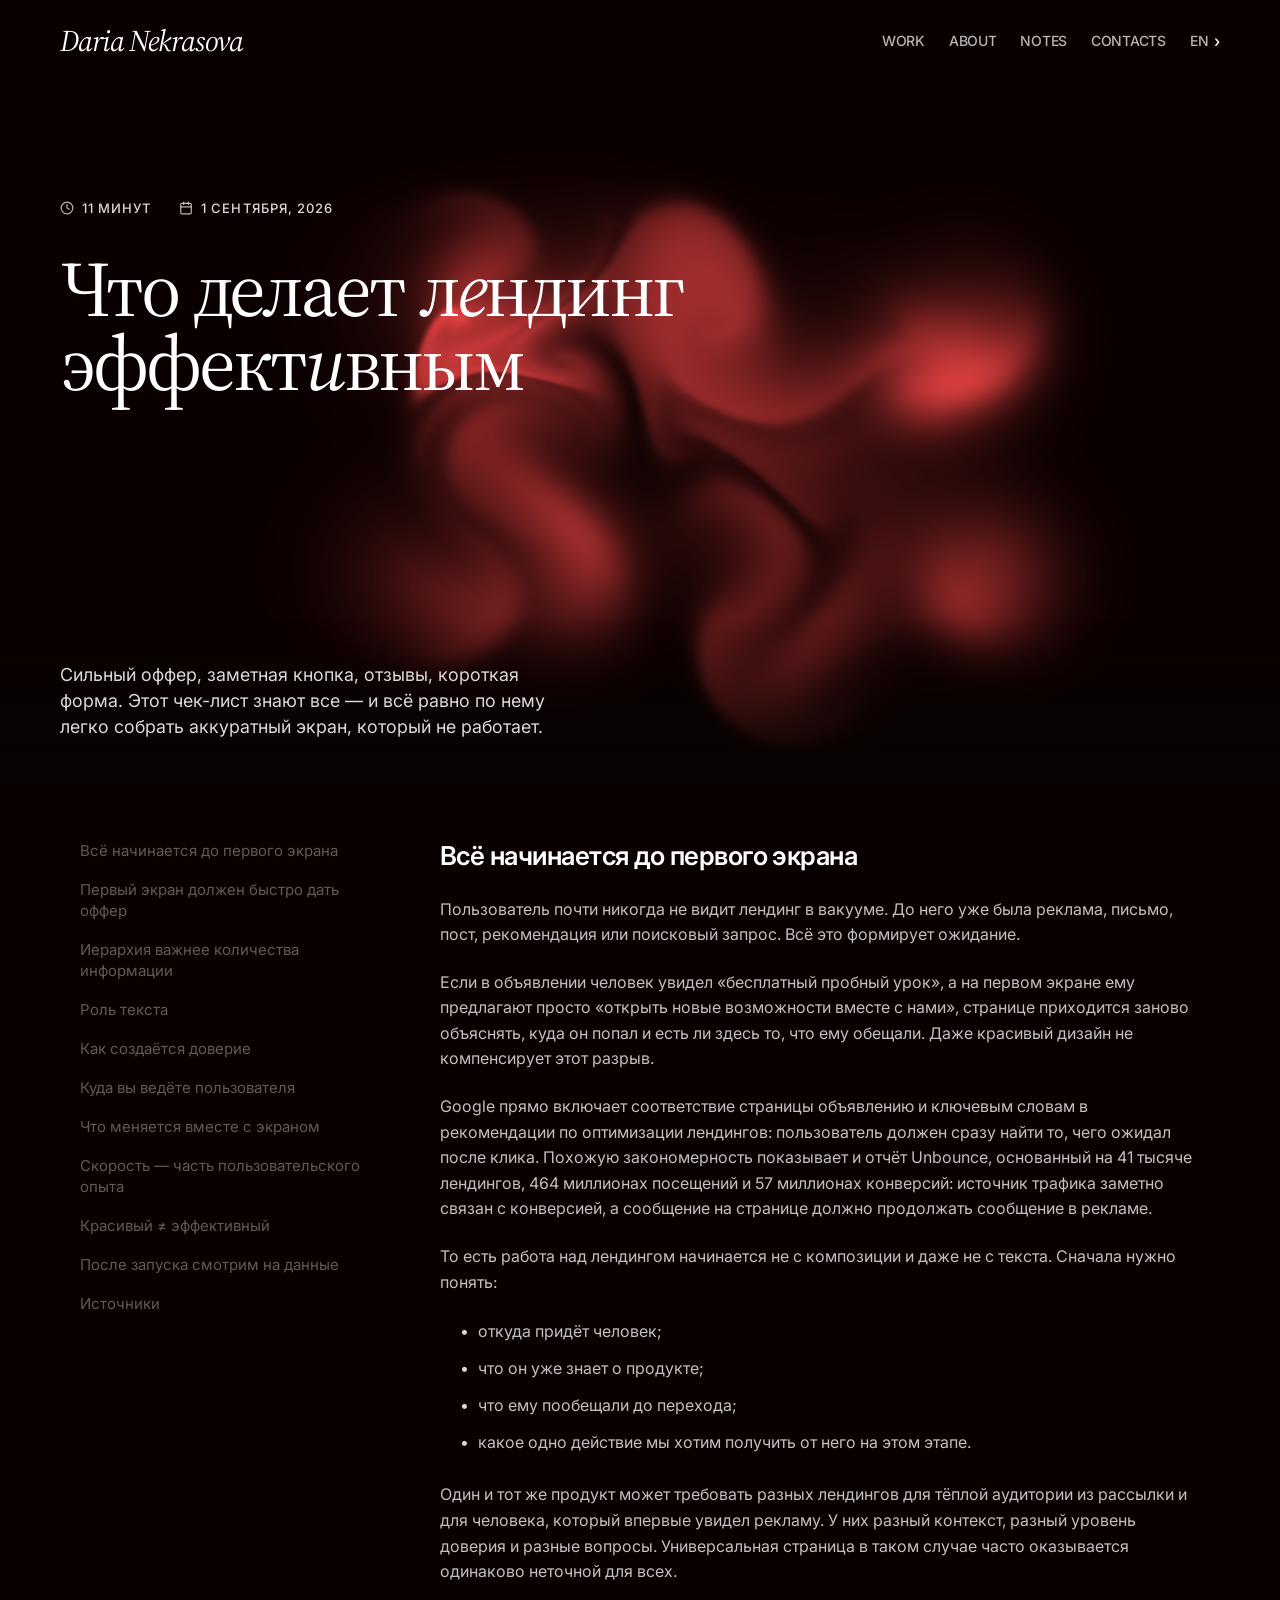
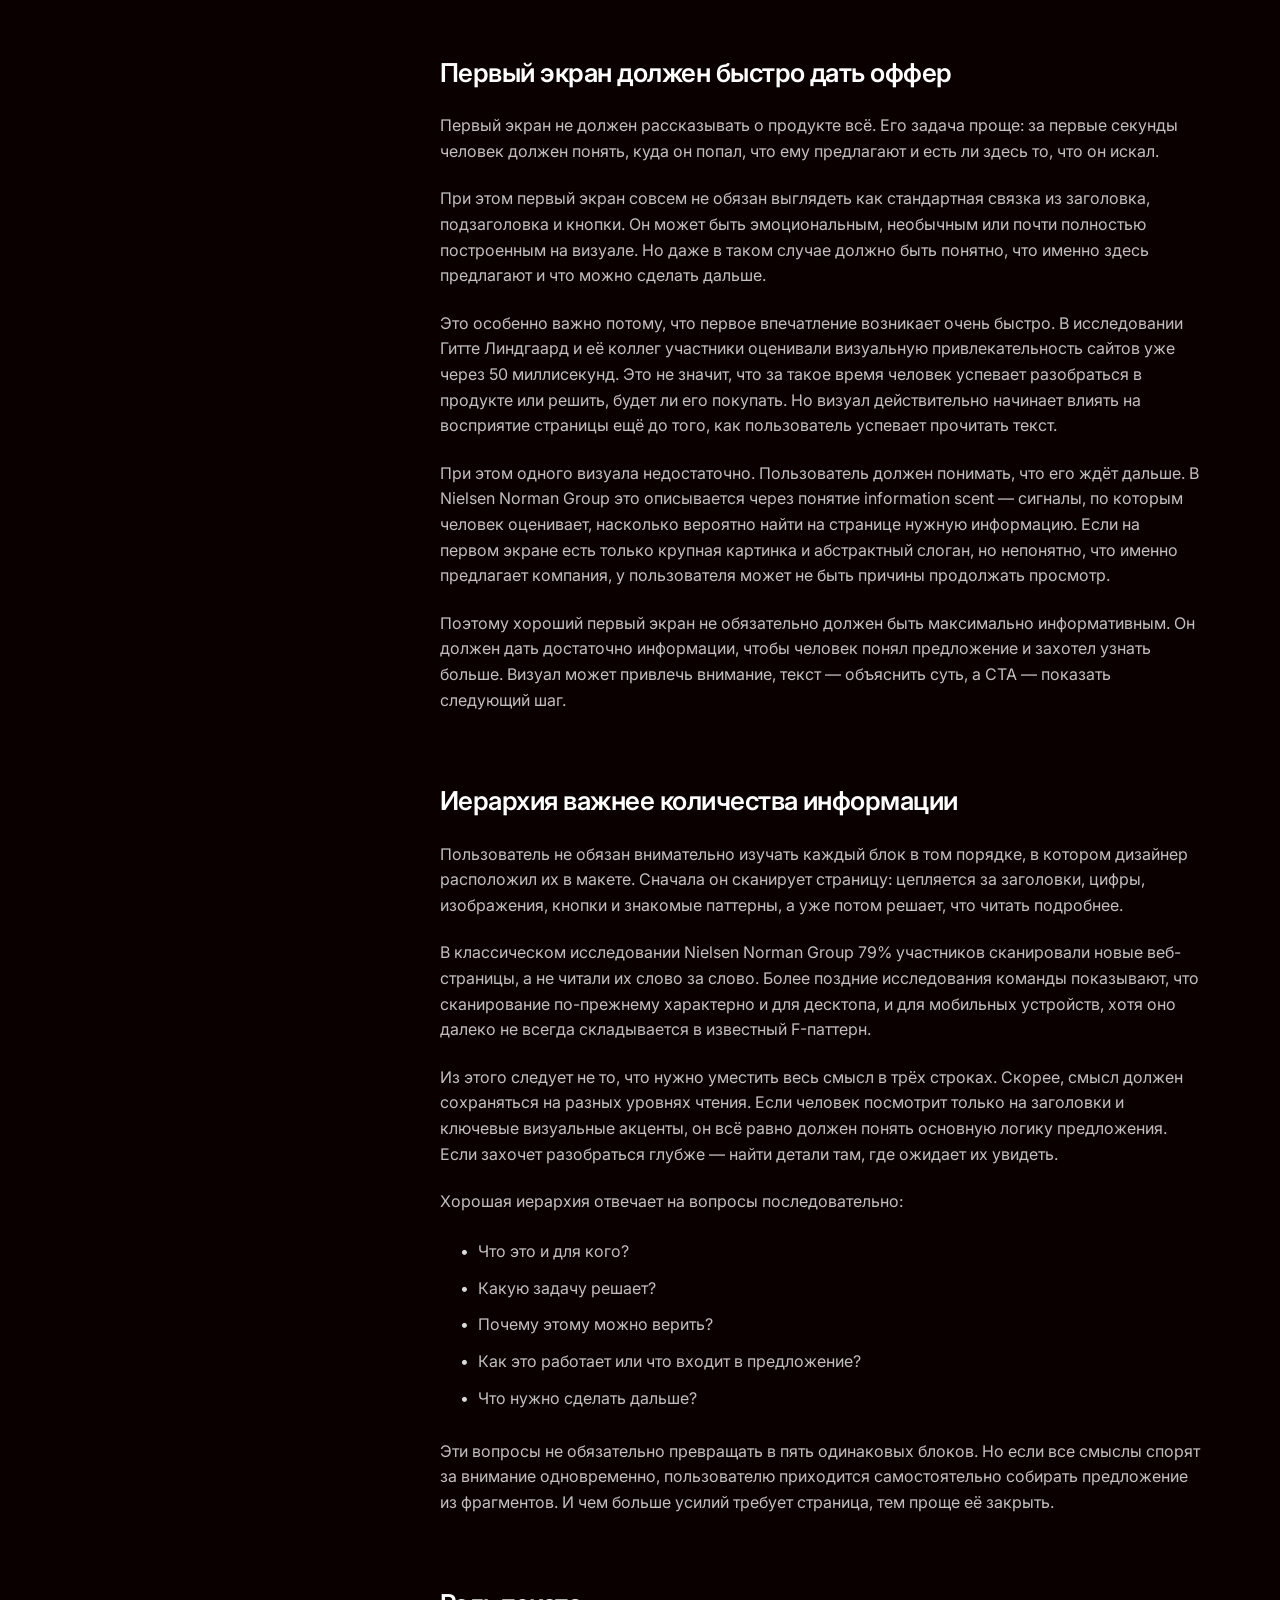
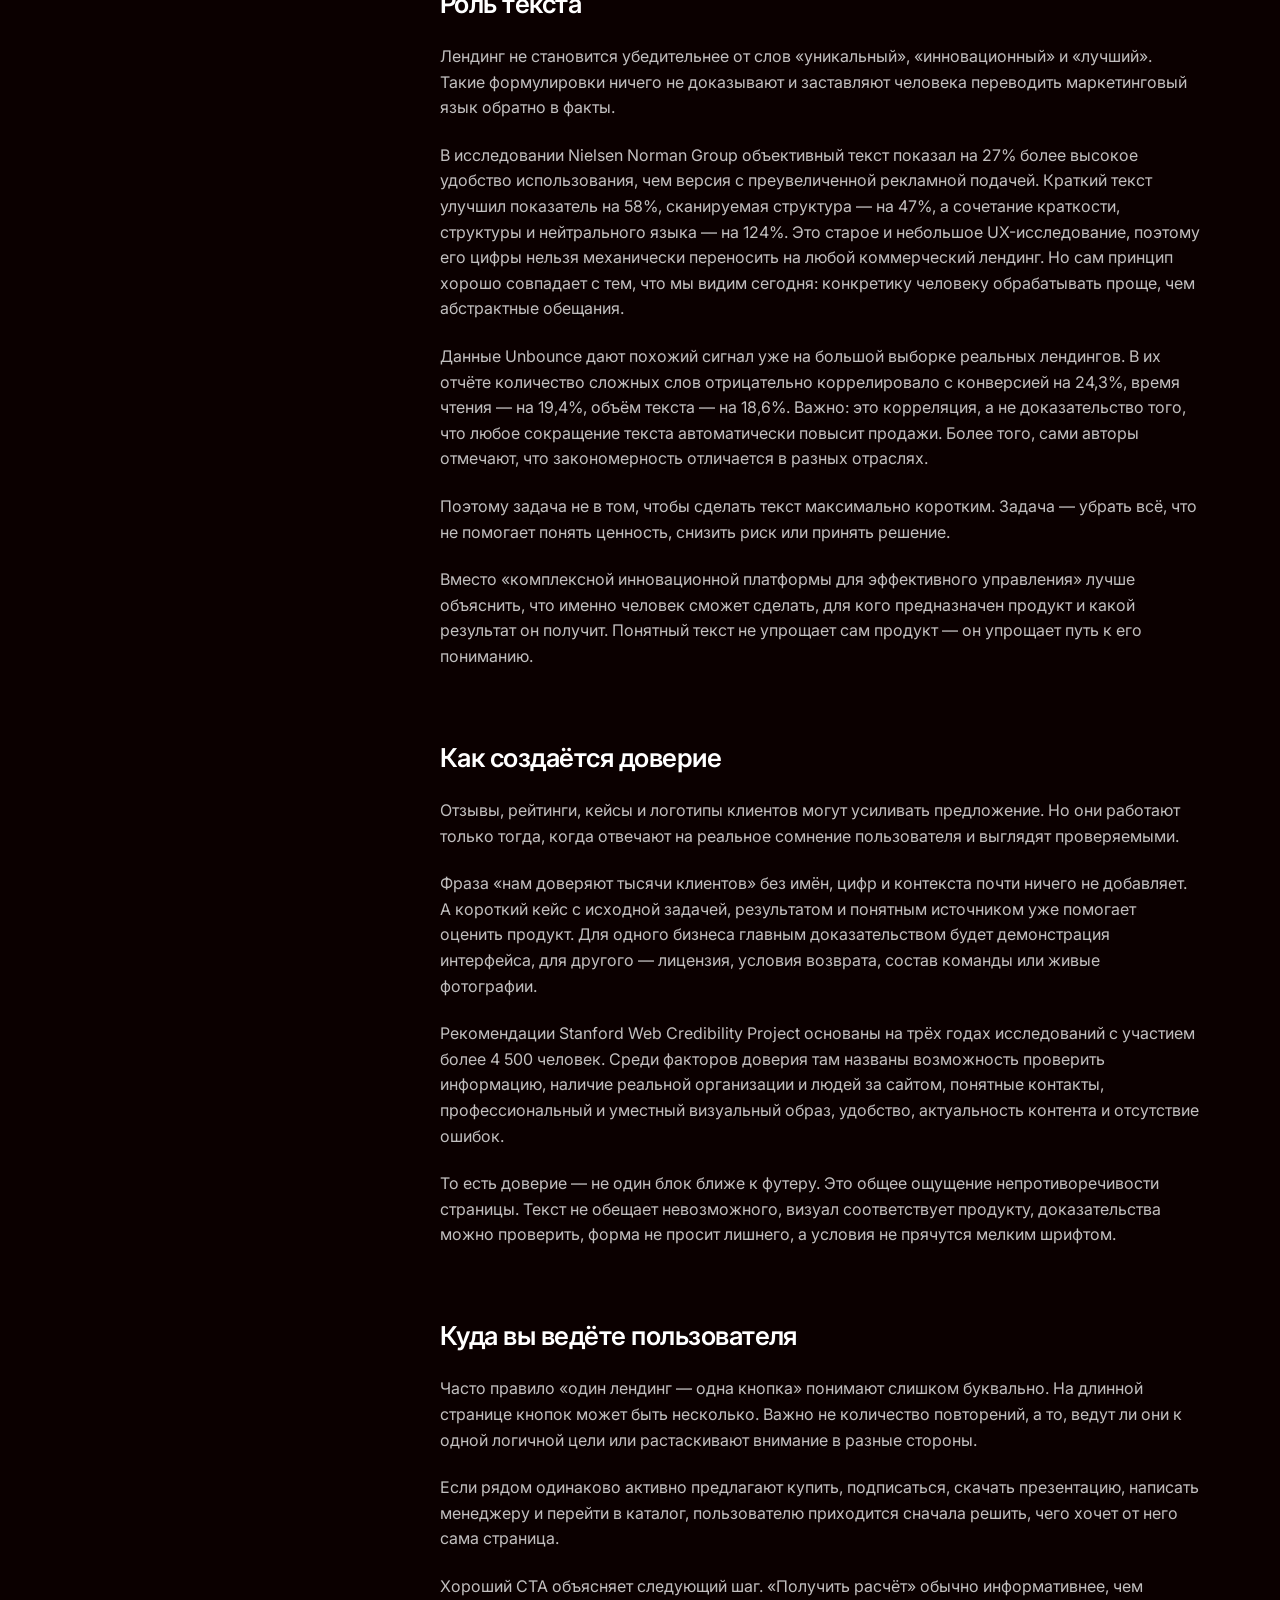
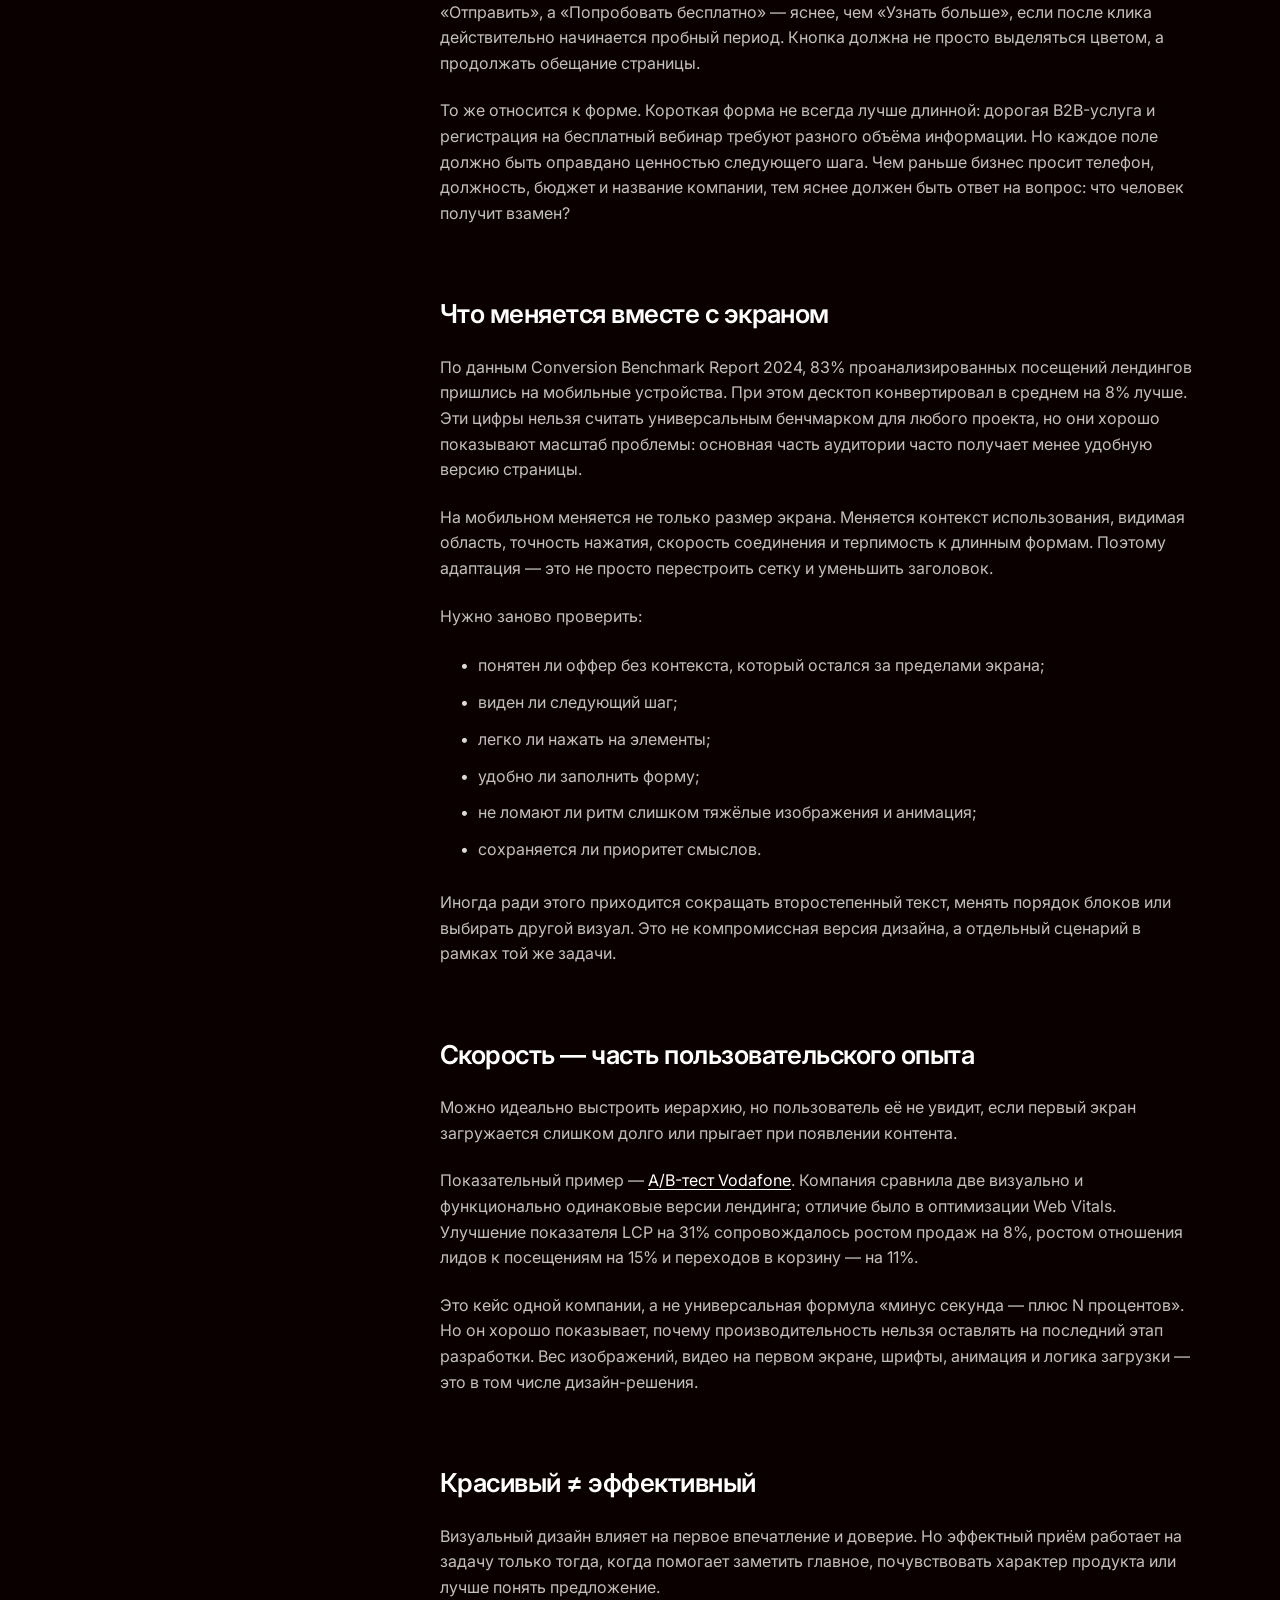
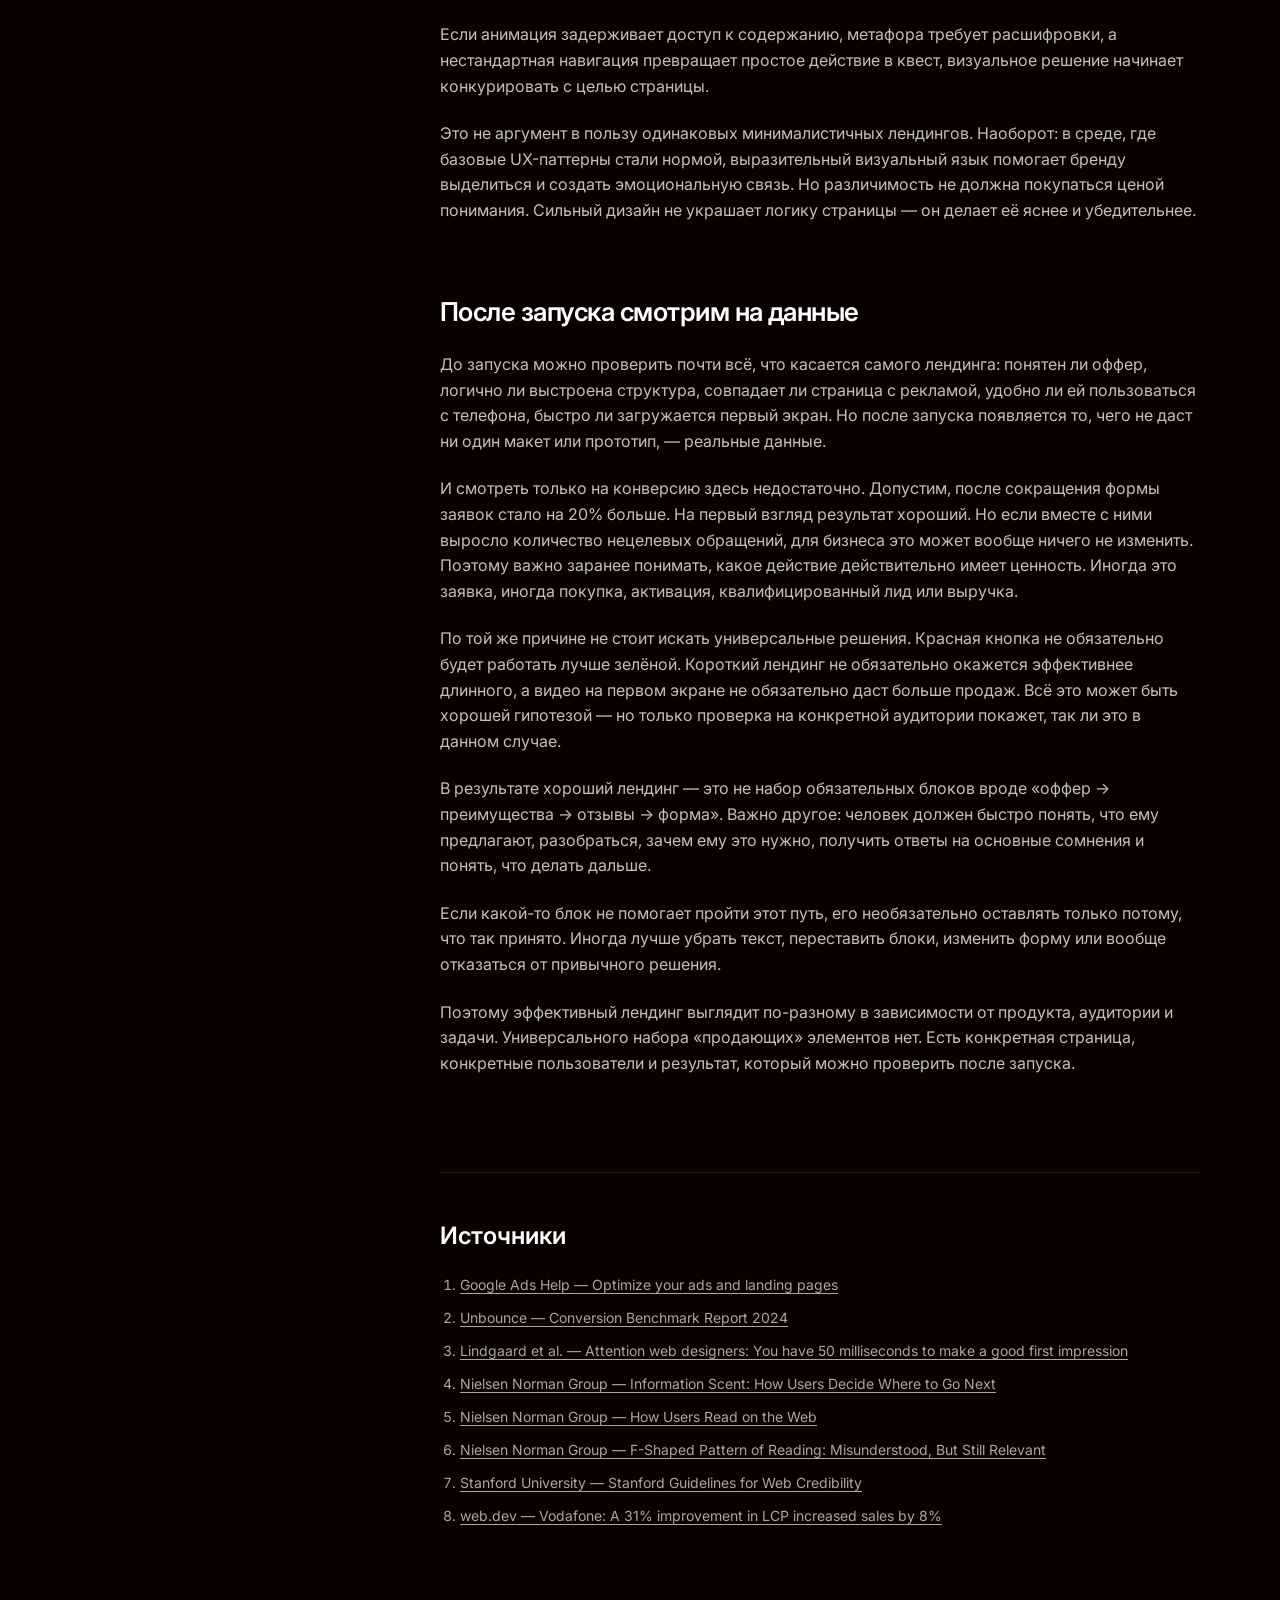
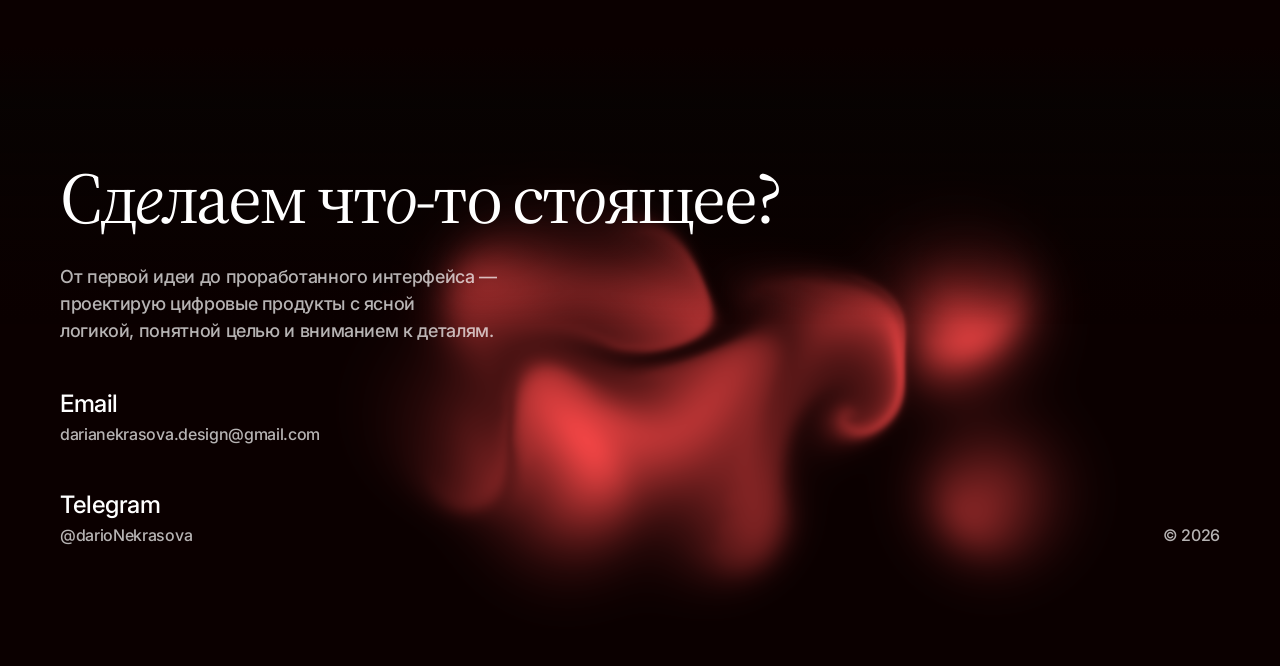
<file: landing-page-effective.html>
<!DOCTYPE html>
<html lang="ru">
<head>
  <meta charset="UTF-8">
  <meta name="viewport" content="width=device-width, initial-scale=1.0">
  <title>Что делает лендинг эффективным — Daria Nekrasova</title>
  
  <!-- Подключение оригинальных шрифтов из Figma: Source Serif 4 и Inter -->
  <link rel="preconnect" href="https://fonts.googleapis.com">
  <link rel="preconnect" href="https://fonts.gstatic.com" crossorigin>
  <link href="https://fonts.googleapis.com/css2?family=Inter:wght@300;400;500;600&family=Source+Serif+4:ital,opsz,wght@0,8..60,300;0,8..60,400;0,8..60,500;0,8..60,600;1,8..60,400;1,8..60,500&display=swap" rel="stylesheet">
  
  <link rel="stylesheet" href="style.css?v=3.0">
</head>
<body data-page-title="articleLanding.metaTitle">

  <!-- ==================== ШАПКА / HEADER ==================== -->
  <header class="site-header">
    <a href="index.html" class="site-logo">Daria Nekrasova</a>

    <div class="header-right">
      <nav class="site-nav">
        <ul class="nav-list">
          <li>
            <a href="index.html#work" class="nav-link">
              <span class="nav-link-track">
                <span class="nav-link-text">WORK</span>
                <span class="nav-link-text" aria-hidden="true">WORK</span>
              </span>
              <span class="nav-link-dot" aria-hidden="true"></span>
            </a>
          </li>
          <li>
            <a href="index.html#about" class="nav-link">
              <span class="nav-link-track">
                <span class="nav-link-text">ABOUT</span>
                <span class="nav-link-text" aria-hidden="true">ABOUT</span>
              </span>
              <span class="nav-link-dot" aria-hidden="true"></span>
            </a>
          </li>
          <li>
            <a href="index.html#notes" class="nav-link">
              <span class="nav-link-track">
                <span class="nav-link-text">NOTES</span>
                <span class="nav-link-text" aria-hidden="true">NOTES</span>
              </span>
              <span class="nav-link-dot" aria-hidden="true"></span>
            </a>
          </li>
          <li>
            <a href="#contacts" class="nav-link">
              <span class="nav-link-track">
                <span class="nav-link-text">CONTACTS</span>
                <span class="nav-link-text" aria-hidden="true">CONTACTS</span>
              </span>
              <span class="nav-link-dot" aria-hidden="true"></span>
            </a>
          </li>
        </ul>
      </nav>

      <button type="button" class="lang-switcher" aria-label="Сменить язык">
        <span class="nav-link-track">
          <span class="nav-link-text lang-text">EN</span>
          <span class="nav-link-text lang-text" aria-hidden="true">EN</span>
        </span>
        <span class="chevron">›</span>
      </button>

      <!-- Мобильная кнопка меню 2x2 grid (из Figma 360) -->
      <button type="button" class="mobile-menu-toggle" id="mobileMenuToggle" aria-label="Открыть навигацию" aria-expanded="false">
        <span class="grid-icon" aria-hidden="true">
          <span></span><span></span>
          <span></span><span></span>
        </span>
      </button>
    </div>
  </header>

  <!-- ==================== МОБИЛЬНОЕ МЕНЮ (ПО FIGMA 360) ==================== -->
  <div class="mobile-drawer" id="mobileDrawer" aria-hidden="true">
    <div class="mobile-drawer-inner">
      <nav class="mobile-drawer-nav">
        <ul class="mobile-nav-list">
          <li class="mobile-nav-item">
            <a href="index.html#work" class="mobile-nav-link" data-i18n="mobileMenu.work">Проекты</a>
          </li>
          <li class="mobile-nav-item">
            <a href="index.html#about" class="mobile-nav-link" data-i18n="mobileMenu.about">Обо мне</a>
          </li>
          <li class="mobile-nav-item">
            <a href="index.html#notes" class="mobile-nav-link" data-i18n="mobileMenu.notes">Заметки</a>
          </li>
          <li class="mobile-nav-item">
            <a href="#contacts" class="mobile-nav-link" data-i18n="mobileMenu.contacts">Контакты</a>
          </li>
        </ul>
      </nav>

      <div class="mobile-drawer-contacts">
        <div class="mobile-contact-group">
          <span class="mobile-contact-label">Email</span>
          <a href="mailto:darianekrasova.design@gmail.com" class="mobile-contact-link">darianekrasova.design@gmail.com</a>
        </div>
        <div class="mobile-contact-group">
          <span class="mobile-contact-label">Telegram</span>
          <a href="https://t.me/darioNekrasova" target="_blank" rel="noopener noreferrer" class="mobile-contact-link">@darioNekrasova</a>
        </div>
      </div>
    </div>
  </div>
  <div class="mobile-backdrop" id="mobileBackdrop"></div>

  <!-- ==================== ГЛАВНЫЙ ЭКРАН СТАТЬИ / ARTICLE HERO ==================== -->
  <section class="article-hero" id="article-hero">
    <!-- WebGL Fluid Container (Article specific color) -->
    <div id="hero-fluid" class="fluid-canvas-bg" data-fluid-color="#EF4444" data-fluid-rainbow="false"></div>

    <div class="article-hero-inner">
      <div class="article-meta">
        <div class="article-meta-item">
          <span class="article-meta-icon" aria-hidden="true">
            <svg viewBox="0 0 24 24" fill="none" stroke-width="2" stroke-linecap="round" stroke-linejoin="round">
              <circle cx="12" cy="12" r="10"></circle>
              <polyline points="12 6 12 12 16 14"></polyline>
            </svg>
          </span>
          <span data-i18n="articleLanding.time">11 МИНУТ</span>
        </div>

        <div class="article-meta-item">
          <span class="article-meta-icon" aria-hidden="true">
            <svg viewBox="0 0 24 24" fill="none" stroke-width="2" stroke-linecap="round" stroke-linejoin="round">
              <rect x="3" y="4" width="18" height="18" rx="2" ry="2"></rect>
              <line x1="16" y1="2" x2="16" y2="6"></line>
              <line x1="8" y1="2" x2="8" y2="6"></line>
              <line x1="3" y1="10" x2="21" y2="10"></line>
            </svg>
          </span>
          <span data-i18n="articleLanding.date">1 СЕНТЯБРЯ, 2026</span>
        </div>
      </div>

      <h1 class="article-title" data-i18n-html="articleLanding.title">Что делает<br class="br-mobile"> л<span class="italic-glyph">е</span>ндинг<br>эффект<span class="italic-glyph">и</span>вным</h1>

      <p class="article-intro" data-i18n-html="articleLanding.intro">Сильный оффер, заметная кнопка, отзывы, короткая<br class="br-desktop"> форма. Этот чек-лист знают все — и всё равно по нему<br class="br-desktop"> легко собрать аккуратный экран, который не работает.</p>
    </div>
  </section>

  <!-- ==================== ОСНОВНОЙ КОНТЕНТ СТАТЬИ ==================== -->
  <main class="article-main">
    <div class="article-container">
      <div class="article-layout">

        <!-- Боковое меню / Table of Contents (Sticky on Desktop) -->
        <aside class="article-sidebar" aria-label="Содержание статьи">
          <nav class="toc-nav">
            <ul class="toc-list">
              <li class="toc-item">
                <a href="#sec-before-first-screen" class="toc-link" data-i18n="articleLanding.toc.s1">Всё начинается до первого экрана</a>
              </li>
              <li class="toc-item">
                <a href="#sec-first-screen-offer" class="toc-link" data-i18n="articleLanding.toc.s2">Первый экран должен быстро дать оффер</a>
              </li>
              <li class="toc-item">
                <a href="#sec-hierarchy" class="toc-link" data-i18n="articleLanding.toc.s3">Иерархия важнее количества информации</a>
              </li>
              <li class="toc-item">
                <a href="#sec-copy-role" class="toc-link" data-i18n="articleLanding.toc.s4">Роль текста</a>
              </li>
              <li class="toc-item">
                <a href="#sec-trust" class="toc-link" data-i18n="articleLanding.toc.s5">Как создаётся доверие</a>
              </li>
              <li class="toc-item">
                <a href="#sec-lead-user" class="toc-link" data-i18n="articleLanding.toc.s6">Куда вы ведёте пользователя</a>
              </li>
              <li class="toc-item">
                <a href="#sec-screen-changes" class="toc-link" data-i18n="articleLanding.toc.s7">Что меняется вместе с экраном</a>
              </li>
              <li class="toc-item">
                <a href="#sec-speed" class="toc-link" data-i18n="articleLanding.toc.s8">Скорость — часть пользовательского опыта</a>
              </li>
              <li class="toc-item">
                <a href="#sec-beauty-vs-effective" class="toc-link" data-i18n="articleLanding.toc.s9">Красивый ≠ эффективный</a>
              </li>
              <li class="toc-item">
                <a href="#sec-data-after-launch" class="toc-link" data-i18n="articleLanding.toc.s10">После запуска смотрим на данные</a>
              </li>
              <li class="toc-item">
                <a href="#sources" class="toc-link" data-i18n="articleLanding.toc.sources">Источники</a>
              </li>
            </ul>
          </nav>
        </aside>

        <!-- Текст статьи -->
        <article class="article-content">

          <!-- Раздел 1 -->
          <section class="article-section" id="sec-before-first-screen">
            <h2 class="article-sec-title" data-i18n="articleLanding.s1.title">Всё начинается до первого экрана</h2>
            <p data-i18n="articleLanding.s1.p1">Пользователь почти никогда не видит лендинг в вакууме. До него уже была реклама, письмо, пост, рекомендация или поисковый запрос. Всё это формирует ожидание.</p>
            <p data-i18n="articleLanding.s1.p2">Если в объявлении человек увидел «бесплатный пробный урок», а на первом экране ему предлагают просто «открыть новые возможности вместе с нами», странице приходится заново объяснять, куда он попал и есть ли здесь то, что ему обещали. Даже красивый дизайн не компенсирует этот разрыв.</p>
            <p data-i18n="articleLanding.s1.p3">Google прямо включает соответствие страницы объявлению и ключевым словам в рекомендации по оптимизации лендингов: пользователь должен сразу найти то, чего ожидал после клика. Похожую закономерность показывает и отчёт Unbounce, основанный на 41 тысяче лендингов, 464 миллионах посещений и 57 миллионах конверсий: источник трафика заметно связан с конверсией, а сообщение на странице должно продолжать сообщение в рекламе.</p>
            <p data-i18n="articleLanding.s1.p4">То есть работа над лендингом начинается не с композиции и даже не с текста. Сначала нужно понять:</p>
            <ul class="article-list">
              <li data-i18n="articleLanding.s1.li1">откуда придёт человек;</li>
              <li data-i18n="articleLanding.s1.li2">что он уже знает о продукте;</li>
              <li data-i18n="articleLanding.s1.li3">что ему пообещали до перехода;</li>
              <li data-i18n="articleLanding.s1.li4">какое одно действие мы хотим получить от него на этом этапе.</li>
            </ul>
            <p data-i18n="articleLanding.s1.p5">Один и тот же продукт может требовать разных лендингов для тёплой аудитории из рассылки и для человека, который впервые увидел рекламу. У них разный контекст, разный уровень доверия и разные вопросы. Универсальная страница в таком случае часто оказывается одинаково неточной для всех.</p>
          </section>

          <!-- Раздел 2 -->
          <section class="article-section" id="sec-first-screen-offer">
            <h2 class="article-sec-title" data-i18n="articleLanding.s2.title">Первый экран должен быстро дать оффер</h2>
            <p data-i18n="articleLanding.s2.p1">Первый экран не должен рассказывать о продукте всё. Его задача проще: за первые секунды человек должен понять, куда он попал, что ему предлагают и есть ли здесь то, что он искал.</p>
            <p data-i18n="articleLanding.s2.p2">При этом первый экран совсем не обязан выглядеть как стандартная связка из заголовка, подзаголовка и кнопки. Он может быть эмоциональным, необычным или почти полностью построенным на визуале. Но даже в таком случае должно быть понятно, что именно здесь предлагают и что можно сделать дальше.</p>
            <p data-i18n="articleLanding.s2.p3">Это особенно важно потому, что первое впечатление возникает очень быстро. В исследовании Гитте Линдгаард и её коллег участники оценивали визуальную привлекательность сайтов уже через 50 миллисекунд. Это не значит, что за такое время человек успевает разобраться в продукте или решить, будет ли его покупать. Но визуал действительно начинает влиять на восприятие страницы ещё до того, как пользователь успевает прочитать текст.</p>
            <p data-i18n="articleLanding.s2.p4">При этом одного визуала недостаточно. Пользователь должен понимать, что его ждёт дальше. В Nielsen Norman Group это описывается через понятие information scent — сигналы, по которым человек оценивает, насколько вероятно найти на странице нужную информацию. Если на первом экране есть только крупная картинка и абстрактный слоган, но непонятно, что именно предлагает компания, у пользователя может не быть причины продолжать просмотр.</p>
            <p data-i18n="articleLanding.s2.p5">Поэтому хороший первый экран не обязательно должен быть максимально информативным. Он должен дать достаточно информации, чтобы человек понял предложение и захотел узнать больше. Визуал может привлечь внимание, текст — объяснить суть, а CTA — показать следующий шаг.</p>
          </section>

          <!-- Раздел 3 -->
          <section class="article-section" id="sec-hierarchy">
            <h2 class="article-sec-title" data-i18n="articleLanding.s3.title">Иерархия важнее количества информации</h2>
            <p data-i18n="articleLanding.s3.p1">Пользователь не обязан внимательно изучать каждый блок в том порядке, в котором дизайнер расположил их в макете. Сначала он сканирует страницу: цепляется за заголовки, цифры, изображения, кнопки и знакомые паттерны, а уже потом решает, что читать подробнее.</p>
            <p data-i18n="articleLanding.s3.p2">В классическом исследовании Nielsen Norman Group 79% участников сканировали новые веб-страницы, а не читали их слово за слово. Более поздние исследования команды показывают, что сканирование по-прежнему характерно и для десктопа, и для мобильных устройств, хотя оно далеко не всегда складывается в известный F-паттерн.</p>
            <p data-i18n="articleLanding.s3.p3">Из этого следует не то, что нужно уместить весь смысл в трёх строках. Скорее, смысл должен сохраняться на разных уровнях чтения. Если человек посмотрит только на заголовки и ключевые визуальные акценты, он всё равно должен понять основную логику предложения. Если захочет разобраться глубже — найти детали там, где ожидает их увидеть.</p>
            <p data-i18n="articleLanding.s3.p4">Хорошая иерархия отвечает на вопросы последовательно:</p>
            <ul class="article-list">
              <li data-i18n="articleLanding.s3.li1">Что это и для кого?</li>
              <li data-i18n="articleLanding.s3.li2">Какую задачу решает?</li>
              <li data-i18n="articleLanding.s3.li3">Почему этому можно верить?</li>
              <li data-i18n="articleLanding.s3.li4">Как это работает или что входит в предложение?</li>
              <li data-i18n="articleLanding.s3.li5">Что нужно сделать дальше?</li>
            </ul>
            <p data-i18n="articleLanding.s3.p5">Эти вопросы не обязательно превращать в пять одинаковых блоков. Но если все смыслы спорят за внимание одновременно, пользователю приходится самостоятельно собирать предложение из фрагментов. И чем больше усилий требует страница, тем проще её закрыть.</p>
          </section>

          <!-- Раздел 4 -->
          <section class="article-section" id="sec-copy-role">
            <h2 class="article-sec-title" data-i18n="articleLanding.s4.title">Роль текста</h2>
            <p data-i18n="articleLanding.s4.p1">Лендинг не становится убедительнее от слов «уникальный», «инновационный» и «лучший». Такие формулировки ничего не доказывают и заставляют человека переводить маркетинговый язык обратно в факты.</p>
            <p data-i18n="articleLanding.s4.p2">В исследовании Nielsen Norman Group объективный текст показал на 27% более высокое удобство использования, чем версия с преувеличенной рекламной подачей. Краткий текст улучшил показатель на 58%, сканируемая структура — на 47%, а сочетание краткости, структуры и нейтрального языка — на 124%. Это старое и небольшое UX-исследование, поэтому его цифры нельзя механически переносить на любой коммерческий лендинг. Но сам принцип хорошо совпадает с тем, что мы видим сегодня: конкретику человеку обрабатывать проще, чем абстрактные обещания.</p>
            <p data-i18n="articleLanding.s4.p3">Данные Unbounce дают похожий сигнал уже на большой выборке реальных лендингов. В их отчёте количество сложных слов отрицательно коррелировало с конверсией на 24,3%, время чтения — на 19,4%, объём текста — на 18,6%. Важно: это корреляция, а не доказательство того, что любое сокращение текста автоматически повысит продажи. Более того, сами авторы отмечают, что закономерность отличается в разных отраслях.</p>
            <p data-i18n="articleLanding.s4.p4">Поэтому задача не в том, чтобы сделать текст максимально коротким. Задача — убрать всё, что не помогает понять ценность, снизить риск или принять решение.</p>
            <p data-i18n="articleLanding.s4.p5">Вместо «комплексной инновационной платформы для эффективного управления» лучше объяснить, что именно человек сможет сделать, для кого предназначен продукт и какой результат он получит. Понятный текст не упрощает сам продукт — он упрощает путь к его пониманию.</p>
          </section>

          <!-- Раздел 5 -->
          <section class="article-section" id="sec-trust">
            <h2 class="article-sec-title" data-i18n="articleLanding.s5.title">Как создаётся доверие</h2>
            <p data-i18n="articleLanding.s5.p1">Отзывы, рейтинги, кейсы и логотипы клиентов могут усиливать предложение. Но они работают только тогда, когда отвечают на реальное сомнение пользователя и выглядят проверяемыми.</p>
            <p data-i18n="articleLanding.s5.p2">Фраза «нам доверяют тысячи клиентов» без имён, цифр и контекста почти ничего не добавляет. А короткий кейс с исходной задачей, результатом и понятным источником уже помогает оценить продукт. Для одного бизнеса главным доказательством будет демонстрация интерфейса, для другого — лицензия, условия возврата, состав команды или живые фотографии.</p>
            <p data-i18n="articleLanding.s5.p3">Рекомендации Stanford Web Credibility Project основаны на трёх годах исследований с участием более 4 500 человек. Среди факторов доверия там названы возможность проверить информацию, наличие реальной организации и людей за сайтом, понятные контакты, профессиональный и уместный визуальный образ, удобство, актуальность контента и отсутствие ошибок.</p>
            <p data-i18n="articleLanding.s5.p4">То есть доверие — не один блок ближе к футеру. Это общее ощущение непротиворечивости страницы. Текст не обещает невозможного, визуал соответствует продукту, доказательства можно проверить, форма не просит лишнего, а условия не прячутся мелким шрифтом.</p>
          </section>

          <!-- Раздел 6 -->
          <section class="article-section" id="sec-lead-user">
            <h2 class="article-sec-title" data-i18n="articleLanding.s6.title">Куда вы ведёте пользователя</h2>
            <p data-i18n="articleLanding.s6.p1">Часто правило «один лендинг — одна кнопка» понимают слишком буквально. На длинной странице кнопок может быть несколько. Важно не количество повторений, а то, ведут ли они к одной логичной цели или растаскивают внимание в разные стороны.</p>
            <p data-i18n="articleLanding.s6.p2">Если рядом одинаково активно предлагают купить, подписаться, скачать презентацию, написать менеджеру и перейти в каталог, пользователю приходится сначала решить, чего хочет от него сама страница.</p>
            <p data-i18n="articleLanding.s6.p3">Хороший CTA объясняет следующий шаг. «Получить расчёт» обычно информативнее, чем «Отправить», а «Попробовать бесплатно» — яснее, чем «Узнать больше», если после клика действительно начинается пробный период. Кнопка должна не просто выделяться цветом, а продолжать обещание страницы.</p>
            <p data-i18n="articleLanding.s6.p4">То же относится к форме. Короткая форма не всегда лучше длинной: дорогая B2B-услуга и регистрация на бесплатный вебинар требуют разного объёма информации. Но каждое поле должно быть оправдано ценностью следующего шага. Чем раньше бизнес просит телефон, должность, бюджет и название компании, тем яснее должен быть ответ на вопрос: что человек получит взамен?</p>
          </section>

          <!-- Раздел 7 -->
          <section class="article-section" id="sec-screen-changes">
            <h2 class="article-sec-title" data-i18n="articleLanding.s7.title">Что меняется вместе с экраном</h2>
            <p data-i18n="articleLanding.s7.p1">По данным Conversion Benchmark Report 2024, 83% проанализированных посещений лендингов пришлись на мобильные устройства. При этом десктоп конвертировал в среднем на 8% лучше. Эти цифры нельзя считать универсальным бенчмарком для любого проекта, но они хорошо показывают масштаб проблемы: основная часть аудитории часто получает менее удобную версию страницы.</p>
            <p data-i18n="articleLanding.s7.p2">На мобильном меняется не только размер экрана. Меняется контекст использования, видимая область, точность нажатия, скорость соединения и терпимость к длинным формам. Поэтому адаптация — это не просто перестроить сетку и уменьшить заголовок.</p>
            <p data-i18n="articleLanding.s7.p3">Нужно заново проверить:</p>
            <ul class="article-list">
              <li data-i18n="articleLanding.s7.li1">понятен ли оффер без контекста, который остался за пределами экрана;</li>
              <li data-i18n="articleLanding.s7.li2">виден ли следующий шаг;</li>
              <li data-i18n="articleLanding.s7.li3">легко ли нажать на элементы;</li>
              <li data-i18n="articleLanding.s7.li4">удобно ли заполнить форму;</li>
              <li data-i18n="articleLanding.s7.li5">не ломают ли ритм слишком тяжёлые изображения и анимация;</li>
              <li data-i18n="articleLanding.s7.li6">сохраняется ли приоритет смыслов.</li>
            </ul>
            <p data-i18n="articleLanding.s7.p4">Иногда ради этого приходится сокращать второстепенный текст, менять порядок блоков или выбирать другой визуал. Это не компромиссная версия дизайна, а отдельный сценарий в рамках той же задачи.</p>
          </section>

          <!-- Раздел 8 -->
          <section class="article-section" id="sec-speed">
            <h2 class="article-sec-title" data-i18n="articleLanding.s8.title">Скорость — часть пользовательского опыта</h2>
            <p data-i18n="articleLanding.s8.p1">Можно идеально выстроить иерархию, но пользователь её не увидит, если первый экран загружается слишком долго или прыгает при появлении контента.</p>
            <p data-i18n-html="articleLanding.s8.p2">Показательный пример — <a href="#source-8" class="article-source-link">A/B-тест Vodafone</a>. Компания сравнила две визуально и функционально одинаковые версии лендинга; отличие было в оптимизации Web Vitals. Улучшение показателя LCP на 31% сопровождалось ростом продаж на 8%, ростом отношения лидов к посещениям на 15% и переходов в корзину — на 11%.</p>
            <p data-i18n="articleLanding.s8.p3">Это кейс одной компании, а не универсальная формула «минус секунда — плюс N процентов». Но он хорошо показывает, почему производительность нельзя оставлять на последний этап разработки. Вес изображений, видео на первом экране, шрифты, анимация и логика загрузки — это в том числе дизайн-решения.</p>
          </section>

          <!-- Раздел 9 -->
          <section class="article-section" id="sec-beauty-vs-effective">
            <h2 class="article-sec-title" data-i18n="articleLanding.s9.title">Красивый ≠ эффективный</h2>
            <p data-i18n="articleLanding.s9.p1">Визуальный дизайн влияет на первое впечатление и доверие. Но эффектный приём работает на задачу только тогда, когда помогает заметить главное, почувствовать характер продукта или лучше понять предложение.</p>
            <p data-i18n="articleLanding.s9.p2">Если анимация задерживает доступ к содержанию, метафора требует расшифровки, а нестандартная навигация превращает простое действие в квест, визуальное решение начинает конкурировать с целью страницы.</p>
            <p data-i18n="articleLanding.s9.p3">Это не аргумент в пользу одинаковых минималистичных лендингов. Наоборот: в среде, где базовые UX-паттерны стали нормой, выразительный визуальный язык помогает бренду выделиться и создать эмоциональную связь. Но различимость не должна покупаться ценой понимания. Сильный дизайн не украшает логику страницы — он делает её яснее и убедительнее.</p>
          </section>

          <!-- Раздел 10 -->
          <section class="article-section" id="sec-data-after-launch">
            <h2 class="article-sec-title" data-i18n="articleLanding.s10.title">После запуска смотрим на данные</h2>
            <p data-i18n="articleLanding.s10.p1">До запуска можно проверить почти всё, что касается самого лендинга: понятен ли оффер, логично ли выстроена структура, совпадает ли страница с рекламой, удобно ли ей пользоваться с телефона, быстро ли загружается первый экран. Но после запуска появляется то, чего не даст ни один макет или прототип, — реальные данные.</p>
            <p data-i18n="articleLanding.s10.p2">И смотреть только на конверсию здесь недостаточно. Допустим, после сокращения формы заявок стало на 20% больше. На первый взгляд результат хороший. Но если вместе с ними выросло количество нецелевых обращений, для бизнеса это может вообще ничего не изменить. Поэтому важно заранее понимать, какое действие действительно имеет ценность. Иногда это заявка, иногда покупка, активация, квалифицированный лид или выручка.</p>
            <p data-i18n="articleLanding.s10.p3">По той же причине не стоит искать универсальные решения. Красная кнопка не обязательно будет работать лучше зелёной. Короткий лендинг не обязательно окажется эффективнее длинного, а видео на первом экране не обязательно даст больше продаж. Всё это может быть хорошей гипотезой — но только проверка на конкретной аудитории покажет, так ли это в данном случае.</p>
            <p data-i18n="articleLanding.s10.p4">В результате хороший лендинг — это не набор обязательных блоков вроде «оффер → преимущества → отзывы → форма». Важно другое: человек должен быстро понять, что ему предлагают, разобраться, зачем ему это нужно, получить ответы на основные сомнения и понять, что делать дальше.</p>
            <p data-i18n="articleLanding.s10.p5">Если какой-то блок не помогает пройти этот путь, его необязательно оставлять только потому, что так принято. Иногда лучше убрать текст, переставить блоки, изменить форму или вообще отказаться от привычного решения.</p>
            <p data-i18n="articleLanding.s10.p6">Поэтому эффективный лендинг выглядит по-разному в зависимости от продукта, аудитории и задачи. Универсального набора «продающих» элементов нет. Есть конкретная страница, конкретные пользователи и результат, который можно проверить после запуска.</p>
          </section>

          <!-- Источники -->
          <section class="sources-section" id="sources">
            <h2 class="sources-title" data-i18n="articleLanding.sources.title">Источники</h2>
            <ol class="sources-list">
              <li><a href="https://support.google.com/google-ads/answer/2404197" target="_blank" rel="noopener noreferrer">Google Ads Help — Optimize your ads and landing pages</a></li>
              <li><a href="https://unbounce.com/conversion-benchmark-report/" target="_blank" rel="noopener noreferrer">Unbounce — Conversion Benchmark Report 2024</a></li>
              <li><a href="https://doi.org/10.1080/01449290500330448" target="_blank" rel="noopener noreferrer">Lindgaard et al. — Attention web designers: You have 50 milliseconds to make a good first impression</a></li>
              <li><a href="https://www.nngroup.com/articles/information-scent/" target="_blank" rel="noopener noreferrer">Nielsen Norman Group — Information Scent: How Users Decide Where to Go Next</a></li>
              <li><a href="https://www.nngroup.com/articles/how-users-read-on-the-web/" target="_blank" rel="noopener noreferrer">Nielsen Norman Group — How Users Read on the Web</a></li>
              <li><a href="https://www.nngroup.com/articles/f-shaped-pattern-reading-web-content/" target="_blank" rel="noopener noreferrer">Nielsen Norman Group — F-Shaped Pattern of Reading: Misunderstood, But Still Relevant</a></li>
              <li><a href="https://credibility.stanford.edu/guidelines/index.html" target="_blank" rel="noopener noreferrer">Stanford University — Stanford Guidelines for Web Credibility</a></li>
              <li id="source-8"><a href="https://web.dev/case-studies/vodafone" target="_blank" rel="noopener noreferrer">web.dev — Vodafone: A 31% improvement in LCP increased sales by 8%</a></li>
            </ol>
          </section>

        </article>
      </div>
    </div>
  </main>

  <!-- ==================== ПОДВАЛ / FOOTER ==================== -->
  <footer class="site-footer site-footer--article" id="contacts">
    <!-- WebGL Fluid Container (Article specific color: #EF4444) -->
    <div id="footer-fluid" class="fluid-canvas-bg" data-fluid-color="#EF4444" data-fluid-rainbow="false"></div>

    <div class="container footer-container">
      
      <!-- Top: Footer Message (963px) -->
      <div class="footer-message">
        <h2 class="footer-heading" data-i18n-html="footer.heading">Сделаем чт<span class="italic-glyph">о</span>-то<br class="br-mobile"> стоящее?</h2>
        
        <p class="footer-desc" data-i18n-html="footer.desc">
          От первой идеи до проработанного интерфейса —<br class="br-desktop">
          проектирую цифровые продукты с ясной<br class="br-desktop">
          логикой, понятной целью и вниманием к деталям.
        </p>
      </div>

      <!-- Bottom: Contact Details & Copyright (row, space-between, align-items flex-end) -->
      <div class="footer-contact-details">
        <div class="footer-contacts">
          <div class="contact-group">
            <span class="contact-label">Email</span>
            <a href="mailto:darianekrasova.design@gmail.com" class="contact-link">darianekrasova.design@gmail.com</a>
          </div>

          <div class="contact-group">
            <span class="contact-label">Telegram</span>
            <a href="https://t.me/darioNekrasova" target="_blank" rel="noopener noreferrer" class="contact-link">@darioNekrasova</a>
          </div>
        </div>

        <div class="footer-copyright">
          <span class="copyright">&copy;&nbsp;2026</span>
        </div>
      </div>

    </div>
  </footer>

  <!-- Fluid Simulation Engine -->
  <script src="fluid.js"></script>

  <!-- Smart Hide / Reveal Header on Scroll -->
  <script>
    (function() {
      const header = document.querySelector('.site-header');
      if (!header) return;

      let lastScrollY = window.pageYOffset || document.documentElement.scrollTop;
      let ticking = false;

      window.addEventListener('scroll', function() {
        if (!ticking) {
          window.requestAnimationFrame(function() {
            const currentScrollY = window.pageYOffset || document.documentElement.scrollTop;
            
            if (window.scrollX !== 0) {
              window.scrollTo(0, currentScrollY);
            }

            if (currentScrollY > 60) {
              header.classList.add('header--scrolled');
            } else {
              header.classList.remove('header--scrolled');
            }

            if (currentScrollY <= 80) {
              header.classList.remove('header--hidden');
            } else {
              const delta = currentScrollY - lastScrollY;
              if (Math.abs(delta) > 4) {
                if (delta > 0 && currentScrollY > 100) {
                  header.classList.add('header--hidden');
                } else if (delta < 0) {
                  header.classList.remove('header--hidden');
                }
                lastScrollY = Math.max(0, currentScrollY);
              }
            }

            ticking = false;
          });
          ticking = true;
        }
      }, { passive: true });

      // Reveal header when mouse approaches top bar
      window.addEventListener('mousemove', function(e) {
        if (e.clientY < 70) {
          header.classList.remove('header--hidden');
        }
      }, { passive: true });
    })();
  </script>

  <!-- Mobile Menu Logic -->
  <script>
    (function initMobileMenu() {
      const toggle = document.getElementById('mobileMenuToggle');
      const drawer = document.getElementById('mobileDrawer');
      const backdrop = document.getElementById('mobileBackdrop');
      const header = document.querySelector('.site-header');
      const siteLogo = document.querySelector('.site-logo');
      if (!toggle || !drawer) return;

      function openMenu() {
        drawer.classList.add('is-open');
        toggle.classList.add('is-active');
        if (header) header.classList.add('header--menu-open');
        if (backdrop) backdrop.classList.add('is-open');
        toggle.setAttribute('aria-expanded', 'true');
        drawer.setAttribute('aria-hidden', 'false');
        document.body.style.overflow = 'hidden';
      }

      function closeMenu() {
        drawer.classList.remove('is-open');
        toggle.classList.remove('is-active');
        if (header) header.classList.remove('header--menu-open');
        if (backdrop) backdrop.classList.remove('is-open');
        toggle.setAttribute('aria-expanded', 'false');
        drawer.setAttribute('aria-hidden', 'true');
        document.body.style.overflow = '';
      }

      toggle.addEventListener('click', function(e) {
        e.stopPropagation();
        if (drawer.classList.contains('is-open')) closeMenu();
        else openMenu();
      });

      if (backdrop) backdrop.addEventListener('click', closeMenu);
      if (siteLogo) {
        siteLogo.addEventListener('click', function() {
          if (drawer.classList.contains('is-open')) closeMenu();
        });
      }

      drawer.querySelectorAll('.mobile-nav-link').forEach(link => {
        link.addEventListener('click', function() {
          closeMenu();
        });
      });

      document.addEventListener('keydown', function(e) {
        if (e.key === 'Escape' && drawer.classList.contains('is-open')) {
          closeMenu();
        }
      });

      window.addEventListener('resize', function() {
        if (window.innerWidth > 720 && drawer.classList.contains('is-open')) {
          closeMenu();
        }
      });
    })();
  </script>

  <!-- Table of Contents Active Tracker (ScrollSpy) & Smooth Scrolling -->
  <script>
    (function initTocScrollSpy() {
      const tocLinks = Array.from(document.querySelectorAll('.toc-link'));
      if (!tocLinks.length) return;

      const sections = tocLinks.map(link => {
        const id = link.getAttribute('href');
        return { link, el: document.querySelector(id) };
      }).filter(item => item.el !== null);

      let isClickScrolling = false;
      let clickTimeout = null;

      function updateActiveToc() {
        if (isClickScrolling) return;

        const scrollY = window.pageYOffset || document.documentElement.scrollTop;
        const windowH = window.innerHeight;
        const bodyH = document.documentElement.scrollHeight;

        // Bottom of page: activate Sources
        if (scrollY + windowH >= bodyH - 100) {
          tocLinks.forEach(l => l.classList.remove('is-active'));
          const last = tocLinks[tocLinks.length - 1];
          if (last) {
            last.classList.add('is-active');
          }
          return;
        }

        // Trigger active section when its heading reaches the middle of the screen (50% viewport height)
        const triggerPoint = windowH * 0.5;
        let current = null;

        for (let i = 0; i < sections.length; i++) {
          const { link, el } = sections[i];
          const heading = el.querySelector('.article-sec-title, .sources-title') || el;
          const rect = heading.getBoundingClientRect();
          if (rect.top <= triggerPoint) {
            current = link;
          } else {
            break;
          }
        }

        tocLinks.forEach(l => {
          if (l === current) {
            l.classList.add('is-active');
          } else {
            l.classList.remove('is-active');
          }
        });
      }

      window.addEventListener('scroll', updateActiveToc, { passive: true });
      window.addEventListener('resize', updateActiveToc);
      updateActiveToc();

      // Smooth scroll with offset for fixed header
      tocLinks.forEach(link => {
        link.addEventListener('click', function(e) {
          const href = this.getAttribute('href');
          if (!href || !href.startsWith('#')) return;
          const target = document.querySelector(href);
          if (!target) return;
          e.preventDefault();

          isClickScrolling = true;
          clearTimeout(clickTimeout);

          tocLinks.forEach(l => l.classList.remove('is-active'));
          this.classList.add('is-active');

          const header = document.querySelector('.site-header');
          if (header) header.classList.remove('header--hidden');

          const headerHeight = header?.offsetHeight || 70;
          const targetY = target.getBoundingClientRect().top + window.pageYOffset - headerHeight - 24;

          window.scrollTo({
            top: Math.max(0, targetY),
            behavior: 'smooth'
          });

          try {
            history.pushState(null, null, href);
          } catch (err) {}

          let scrollEndTimer = null;
          function finishClickScroll() {
            window.removeEventListener('scroll', onScrollActivity);
            isClickScrolling = false;
            updateActiveToc();
          }
          function onScrollActivity() {
            clearTimeout(scrollEndTimer);
            scrollEndTimer = setTimeout(finishClickScroll, 120);
          }
          window.addEventListener('scroll', onScrollActivity, { passive: true });
          clickTimeout = setTimeout(finishClickScroll, 1100);
        });
      });

      // Smooth scroll for in-page anchors (#contacts, #source-8)
      document.querySelectorAll('a[href^="#"]:not(.toc-link)').forEach(anchor => {
        anchor.addEventListener('click', function(e) {
          const href = this.getAttribute('href');
          if (!href || href === '#') return;
          const target = document.querySelector(href);
          if (!target) return;
          e.preventDefault();

          const headerHeight = document.querySelector('.site-header')?.offsetHeight || 70;
          const targetY = target.getBoundingClientRect().top + window.pageYOffset - headerHeight - 20;

          window.scrollTo({
            top: Math.max(0, targetY),
            behavior: 'smooth'
          });

          try {
            history.pushState(null, null, href);
          } catch (err) {}
        });
      });
    })();
  </script>

  <!-- Internationalization (RU / EN) -->
  <script src="translations.js"></script>
</body>
</html>
</file>
<file: style.css>
/* ==========================================================================
   Daria Nekrasova Portfolio — Stylesheet
   Clean layout, editorial typography, pixel-accurate alignment.
   ========================================================================== */

/* --- 1. ПЕРЕМЕННЫЕ И ДИЗАЙН-ТОКЕНЫ --- */
:root {
  --font-serif: 'Source Serif 4', Georgia, serif;
  --font-sans: 'Inter', -apple-system, BlinkMacSystemFont, 'Segoe UI', Roboto, sans-serif;

  --color-bg: #0B0000;
  --color-text-primary: #ffffff;
  --color-text-secondary: rgba(255, 255, 255, 0.7);
  --color-text-muted: rgba(255, 255, 255, 0.45);
  --color-border: rgba(255, 255, 255, 0.14);
  --color-border-subtle: rgba(255, 255, 255, 0.08);

  --container-max-width: 1920px;
  --padding-x: 80px;

  --transition-default: 0.25s cubic-bezier(0.16, 1, 0.3, 1);
}

/* --- 2. БАЗОВЫЙ СБРОС (RESET) --- */
*, *::before, *::after {
  margin: 0;
  padding: 0;
  box-sizing: border-box;
}

html {
  background-color: var(--color-bg);
  color: var(--color-text-primary);
  font-family: var(--font-sans);
  scroll-behavior: smooth;
  -webkit-font-smoothing: antialiased;
  width: 100%;
  max-width: 100%;
  overflow-x: clip;
}

body {
  width: 100%;
  max-width: 100%;
  min-height: 100vh;
  background-color: var(--color-bg);
  overflow-x: clip;
}

main {
  width: 100%;
  max-width: 100%;
  overflow-x: clip;
}

/* Anchor scrolling margin: accounts for section padding-top so titles align directly below the fixed header */
.hero-section {
  scroll-margin-top: 0;
}
.projects-section {
  scroll-margin-top: -60px;
}
.about-section {
  scroll-margin-top: -80px;
}
.notes-section {
  scroll-margin-top: -60px;
}
.site-footer {
  scroll-margin-top: -140px;
}

/* Ограничивающий контейнер */
.container {
  width: 100%;
  max-width: var(--container-max-width);
  margin: 0 auto;
  padding: 0 var(--padding-x);
}

/* --- 3. ШАПКА САЙТА (HEADER) --- */
.site-header {
  position: fixed;
  top: 0;
  left: 0;
  right: 0;
  z-index: 250;
  display: flex;
  justify-content: space-between;
  align-items: center;
  padding: 24px var(--padding-x);
  background: transparent;
  transition: transform 0.4s cubic-bezier(0.16, 1, 0.3, 1), background-color 0.3s ease, padding 0.3s ease;
}

.site-header.header--hidden {
  transform: translateY(-100%);
}

.site-header.header--scrolled {
  background: rgba(11, 0, 0, 0.88);
  backdrop-filter: blur(14px);
  -webkit-backdrop-filter: blur(14px);
  padding: 16px var(--padding-x);
}

.site-header.header--menu-open {
  background: transparent !important;
  backdrop-filter: none !important;
  -webkit-backdrop-filter: none !important;
  transform: none !important;
}

.site-logo {
  font-family: var(--font-serif);
  font-variation-settings: 'opsz' 48;
  font-style: italic;
  font-size: 30px;
  font-weight: 400;
  line-height: 1.1;
  letter-spacing: -0.04em;
  color: #ffffff;
  text-decoration: none;
  flex-shrink: 0;
}

.header-right {
  display: flex;
  align-items: center;
  gap: 24px;
}

.site-nav {
  display: flex;
  align-items: center;
}

.nav-list {
  display: flex;
  align-items: center;
  gap: 24px;
  list-style: none;
}

/* --- Menu Button States: DEFAULT, HOVER (rolling text), ACTIVE (dot) --- */
.nav-link {
  position: relative;
  display: inline-flex;
  flex-direction: column;
  align-items: center;
  font-family: var(--font-sans);
  font-size: 14px;
  font-weight: 500;
  line-height: 17px;
  letter-spacing: -0.02em;
  text-transform: uppercase;
  color: var(--color-text-secondary);
  text-decoration: none;
  padding: 4px 0;
  cursor: pointer;
  transition: color var(--transition-default);
}

.nav-link-track {
  display: block;
  height: 1.25em;
  line-height: 1.25em;
  overflow: hidden;
}

.nav-link-text {
  display: block;
  line-height: 1.25em;
  transition: transform 0.38s cubic-bezier(0.76, 0, 0.24, 1), color 0.25s ease;
}

.nav-link-text:nth-child(2) {
  color: #ffffff;
}

/* Hover State: Text rolls up smoothly into bright white duplicate */
.nav-link:hover {
  color: #ffffff;
}

.nav-link:hover .nav-link-text {
  transform: translateY(-100%);
}

/* Active State: Centered dot beneath text (Figma Menu_button ACTIVE) */
.nav-link-dot {
  position: absolute;
  bottom: -6px;
  left: 50%;
  transform: translateX(-50%) scale(0);
  width: 4px;
  height: 4px;
  border-radius: 50%;
  background-color: #ffffff;
  opacity: 0;
  transition: opacity 0.3s ease, transform 0.3s cubic-bezier(0.16, 1, 0.3, 1);
  pointer-events: none;
}

.nav-link.active {
  color: #ffffff;
}

.nav-link.active .nav-link-text {
  color: #ffffff;
}

.nav-link.active .nav-link-dot {
  opacity: 1;
  transform: translateX(-50%) scale(1);
}

.lang-switcher {
  display: inline-flex;
  align-items: center;
  gap: 6px;
  background: transparent;
  border: none;
  font-family: var(--font-sans);
  font-size: 14px;
  font-weight: 500;
  line-height: 17px;
  letter-spacing: -0.02em;
  text-transform: uppercase;
  color: var(--color-text-secondary);
  cursor: pointer;
  padding: 4px 0;
  transition: color var(--transition-default);
}

.lang-switcher:hover {
  color: #ffffff;
}

.lang-switcher:hover .nav-link-text {
  transform: translateY(-100%);
}

.lang-switcher .chevron {
  font-size: 16px;
  line-height: 1;
  color: #ffffff;
}

/* Мобильная кнопка меню 2x2 grid (из Figma 360) */
.mobile-menu-toggle {
  display: none;
  background: transparent;
  border: none;
  cursor: pointer;
  padding: 6px;
  align-items: center;
  justify-content: center;
  color: #ffffff;
}

.grid-icon {
  display: grid;
  grid-template-columns: repeat(2, 4px);
  gap: 4px;
  width: 12px;
  height: 12px;
  transition: transform 0.3s cubic-bezier(0.16, 1, 0.3, 1);
  transform-origin: center center;
}

.grid-icon span {
  display: block;
  width: 4px;
  height: 4px;
  background: #ffffff;
  border-radius: 1px;
}

.mobile-menu-toggle.is-active .grid-icon {
  transform: rotate(45deg);
}

/* Мобильное меню (Full-screen overlay по Figma 360) */
.mobile-drawer {
  position: fixed;
  inset: 0;
  width: 100%;
  height: 100vh;
  height: 100dvh;
  background: var(--color-bg);
  z-index: 200;
  display: flex;
  flex-direction: column;
  opacity: 0;
  visibility: hidden;
  pointer-events: none;
  transition: opacity 0.3s cubic-bezier(0.16, 1, 0.3, 1), visibility 0.3s cubic-bezier(0.16, 1, 0.3, 1);
  overflow-y: auto;
  -webkit-overflow-scrolling: touch;
}

.mobile-drawer.is-open {
  opacity: 1;
  visibility: visible;
  pointer-events: auto;
}

.mobile-drawer-inner {
  display: flex;
  flex-direction: column;
  justify-content: space-between;
  min-height: 100%;
  padding: 98px 16px 60px;
  width: 100%;
  max-width: var(--container-max-width, 360px);
  margin: 0 auto;
  box-sizing: border-box;
}

.mobile-drawer-nav {
  display: flex;
  flex-direction: column;
  width: 100%;
}

.mobile-nav-list {
  list-style: none;
  display: flex;
  flex-direction: column;
  width: 100%;
}

.mobile-nav-item {
  width: 100%;
  height: 65px;
  border-bottom: 1px solid rgba(255, 255, 255, 0.1);
  display: flex;
  align-items: center;
  box-sizing: border-box;
}

.mobile-nav-link {
  font-family: var(--font-serif);
  font-size: 40px;
  font-weight: 400;
  line-height: 1.0;
  letter-spacing: -0.04em;
  color: #ffffff;
  text-decoration: none;
  display: flex;
  align-items: center;
  width: 100%;
  height: 100%;
  transition: opacity var(--transition-default);
}

.mobile-nav-link:hover,
.mobile-nav-link:active {
  opacity: 0.7;
}

/* Контакты внизу мобильного меню */
.mobile-drawer-contacts {
  display: flex;
  flex-direction: column;
  gap: 24px;
  margin-top: 60px;
}

.mobile-contact-group {
  display: flex;
  flex-direction: column;
  gap: 6px;
}

.mobile-contact-label {
  font-family: var(--font-sans);
  font-size: 20px;
  font-weight: 500;
  line-height: 1.2;
  letter-spacing: -0.02em;
  color: #ffffff;
}

.mobile-contact-link {
  font-family: var(--font-sans);
  font-size: 14px;
  font-weight: 400;
  line-height: 1.2;
  letter-spacing: -0.02em;
  color: rgba(255, 255, 255, 0.7);
  text-decoration: none;
  transition: color var(--transition-default);
}

.mobile-contact-link:hover {
  color: #ffffff;
}

.mobile-backdrop {
  position: fixed;
  inset: 0;
  background: rgba(0, 0, 0, 0.65);
  backdrop-filter: blur(4px);
  -webkit-backdrop-filter: blur(4px);
  z-index: 150;
  opacity: 0;
  pointer-events: none;
  transition: opacity 0.35s ease;
}

.mobile-backdrop.is-open {
  opacity: 1;
  pointer-events: auto;
}

/* --- 4. ГЛАВНЫЙ ЭКРАН (HERO) --- */
.hero-section {
  width: 100%;
  max-width: 100%;
  min-height: max(100vh, 1080px);
  position: relative;
  overflow: hidden;
  display: flex;
  flex-direction: column;
  justify-content: flex-start;
  background-color: var(--color-bg);
}

/* Background Liquid Container — Full viewport width edge-to-edge */
.fluid-canvas-bg {
  position: absolute;
  top: 0;
  left: 0;
  right: 0;
  bottom: 0;
  width: 100%;
  height: 100%;
  z-index: 1;
  pointer-events: none;
  display: block;
}

/* Hero bottom fade overlay — медленный и мягкий переход в чёрный цвет */
.hero-section::after {
  content: '';
  position: absolute;
  bottom: 0;
  left: 0;
  right: 0;
  height: 420px;
  background: linear-gradient(
    to bottom,
    rgba(7, 3, 2, 0) 0%,
    rgba(7, 3, 2, 0.12) 25%,
    rgba(7, 3, 2, 0.45) 55%,
    rgba(7, 3, 2, 0.85) 85%,
    var(--color-bg) 100%
  );
  pointer-events: none;
  z-index: 2;
}

.hero-inner {
  width: 100%;
  max-width: var(--container-max-width);
  margin: 0 auto;
  padding: 241px var(--padding-x) 120px;
  position: relative;
  z-index: 3;
  pointer-events: none;
  display: flex;
  flex-direction: column;
  justify-content: flex-start;
  align-items: flex-start;
}

.hero-inner a,
.hero-inner button {
  pointer-events: auto;
}

.hero-title {
  font-family: var(--font-serif);
  font-variation-settings: 'opsz' 48;
  font-size: clamp(3.2rem, 6.1vw, 117px);
  font-weight: 400;
  line-height: 1.05;
  letter-spacing: -0.04em;
  color: #ffffff;
  max-width: 1080px;
  margin-top: 0;
  margin-bottom: clamp(180px, 19.5vw, 376px);
}

.br-mobile {
  display: none;
}

.br-desktop {
  display: inline;
}

.br-1920 {
  display: inline;
}

.italic-glyph {
  font-style: italic;
  font-family: inherit;
  font-variation-settings: 'opsz' 48;
  font-weight: 400;
  letter-spacing: inherit;
}

.italic-text {
  font-style: italic;
  font-family: inherit;
  font-variation-settings: 'opsz' 48;
  font-weight: 400;
  letter-spacing: inherit;
}

.italic-t {
  font-style: italic;
}

.hero-footer-row {
  display: flex;
  flex-direction: column;
  align-items: flex-start;
  gap: 44px;
}

.hero-description {
  font-family: var(--font-sans);
  font-size: clamp(1rem, 1.05vw, 1.125rem);
  line-height: 1.55;
  color: var(--color-text-secondary);
  max-width: 440px;
}

.btn-primary {
  display: inline-flex;
  align-items: center;
  justify-content: space-between;
  height: 60px;
  padding: 10px 10px 10px 24px;
  gap: 14px;
  background-color: #ffffff;
  color: #151515;
  text-decoration: none;
  border-radius: 9999px;
  border: none;
  outline: none;
  cursor: pointer;
  box-sizing: border-box;
  transition: transform 0.2s cubic-bezier(0.26, 1, 0.48, 1), box-shadow 0.3s ease;
  position: relative;
}

/* 3D Rolling Flip Text Container (warmnfuzzy.tv style) */
.btn-flip-text {
  display: grid;
  overflow: hidden;
  font-family: var(--font-sans);
  font-size: 18px;
  font-weight: 500;
  line-height: 1.3;
  letter-spacing: -0.02em;
  color: #151515;
  perspective: 1000px;
  transform-style: preserve-3d;
  height: 1.3em;
}

.btn-flip-face,
.btn-flip-clone {
  grid-area: 1 / 1;
  display: flex;
  align-items: center;
  backface-visibility: hidden;
  transform-origin: center center;
  transition: transform 0.5s cubic-bezier(0.26, 1, 0.48, 1), opacity 0.5s cubic-bezier(0.26, 1, 0.48, 1);
  white-space: nowrap;
}

.btn-flip-face {
  transform: rotateX(0deg) translateY(0%);
  opacity: 1;
}

.btn-flip-clone {
  transform: rotateX(-90deg) translateY(100%);
  opacity: 0;
}

/* Badge Icon Container */
.btn-icon {
  width: 40px;
  height: 40px;
  min-width: 40px;
  border-radius: 9999px;
  background: linear-gradient(180deg, #35322E 0%, #151515 100%);
  color: #ffffff;
  display: flex;
  align-items: center;
  justify-content: flex-end;
  padding-right: 12.5px;
  box-sizing: border-box;
  transition: width 0.4s cubic-bezier(0.26, 1, 0.48, 1), background 0.3s ease;
  overflow: hidden;
  flex-shrink: 0;
}

.btn-icon svg {
  width: 15px;
  height: 15px;
  stroke: #ffffff;
  stroke-width: 2.2;
  transition: transform 0.4s cubic-bezier(0.26, 1, 0.48, 1);
  flex-shrink: 0;
}

/* HOVER State: warmnfuzzy 3D text roll + badge expands into capsule */
.btn-primary:hover,
.btn-primary.is-hover {
  background-color: #ffffff;
}

.btn-primary:hover .btn-flip-face,
.btn-primary.is-hover .btn-flip-face {
  transform: rotateX(90deg) translateY(-100%);
  opacity: 0;
}

.btn-primary:hover .btn-flip-clone,
.btn-primary.is-hover .btn-flip-clone {
  transform: rotateX(0deg) translateY(0%);
  opacity: 1;
}

.btn-primary:hover .btn-icon,
.btn-primary.is-hover .btn-icon {
  width: 80px;
  background: linear-gradient(180deg, #2c2926 0%, #0d0d0d 100%);
}

.btn-primary:hover .btn-icon svg,
.btn-primary.is-hover .btn-icon svg {
  transform: translateX(2px);
}

/* ACTIVE State: Badge contracts back to circle */
.btn-primary:active,
.btn-primary.is-active {
  transform: scale(0.98);
}

.btn-primary:active .btn-icon,
.btn-primary.is-active .btn-icon {
  width: 40px;
}

.btn-primary:active .btn-icon svg,
.btn-primary.is-active .btn-icon svg {
  transform: translateX(0);
}

/* FOCUS State: Red/Orange outline (#FF5500) + expanded badge + arrow moves to the right */
.btn-primary:focus,
.btn-primary:focus-visible,
.btn-primary.is-focus {
  outline: 2.5px solid #FF5500;
  outline-offset: 3px;
  box-shadow: 0 0 0 3px var(--color-bg), 0 0 0 5.5px #FF5500;
}

.btn-primary:focus .btn-flip-face,
.btn-primary:focus-visible .btn-flip-face,
.btn-primary.is-focus .btn-flip-face {
  transform: rotateX(90deg) translateY(-100%);
  opacity: 0;
}

.btn-primary:focus .btn-flip-clone,
.btn-primary:focus-visible .btn-flip-clone,
.btn-primary.is-focus .btn-flip-clone {
  transform: rotateX(0deg) translateY(0%);
  opacity: 1;
}

.btn-primary:focus .btn-icon,
.btn-primary:focus-visible .btn-icon,
.btn-primary.is-focus .btn-icon {
  width: 80px;
  background: linear-gradient(180deg, #2c2926 0%, #0d0d0d 100%);
}

.btn-primary:focus .btn-icon svg,
.btn-primary:focus-visible .btn-icon svg,
.btn-primary.is-focus .btn-icon svg {
  transform: translateX(8px);
}

/* DISABLED State */
.btn-primary:disabled,
.btn-primary.is-disabled {
  opacity: 0.45;
  cursor: not-allowed;
  pointer-events: none;
  background-color: #7f7f7f;
}

/* --- 5. СЕКЦИЯ ПРОЕКТОВ (PROJECTS) --- */
.projects-section {
  --project-card-h: 645px;
  --projects-sticky-top: max(85px, calc((100vh - var(--project-card-h)) / 2));
  padding-top: var(--projects-sticky-top);
  padding-bottom: 217.5px;
  width: 100%;
  max-width: 100%;
  position: relative;
}

.projects-layout {
  display: grid;
  grid-template-columns: 460px 1fr;
  gap: 64px;
  align-items: start;
  position: relative;
  width: 100%;
}

/* Sticky Left Column (Desktop >= 992px) */
.projects-sticky-col {
  position: sticky;
  top: var(--projects-sticky-top);
  height: var(--project-card-h);
  z-index: 10;
  pointer-events: none;
  display: block;
}

.projects-sticky-inner {
  display: flex;
  flex-direction: column;
  justify-content: space-between;
  height: 100%;
  pointer-events: auto;
  padding: 0;
}

.projects-sticky-top {
  display: flex;
  flex-direction: column;
}

.section-tag {
  font-family: var(--font-sans);
  font-size: 0.875rem;
  letter-spacing: 0.12em;
  color: var(--color-text-muted);
  margin-bottom: 36px;
  display: block;
}

/* Titles Track */
.projects-titles-track {
  position: relative;
  min-height: 110px;
  width: 100%;
}

/* Base Project Title across all viewports and tracks */
.project-title {
  font-family: var(--font-serif);
  font-variation-settings: 'opsz' 48;
  font-weight: 400;
  letter-spacing: -0.04em;
  color: #ffffff;
  white-space: nowrap;
}

.project-title .italic-glyph {
  font-style: italic;
  font-family: var(--font-serif);
  font-variation-settings: 'opsz' 48;
  font-weight: 400;
  letter-spacing: inherit;
}

.project-info-mobile .project-title {
  font-family: var(--font-serif);
  font-variation-settings: 'opsz' 48;
  font-weight: 400;
  letter-spacing: -0.04em;
  color: #ffffff;
  white-space: nowrap;
}

.project-desc {
  font-family: var(--font-sans);
  color: var(--color-text-secondary);
}

.projects-titles-track .project-title {
  position: absolute;
  top: 0;
  left: 0;
  width: max-content;
  max-width: none;
  margin: 0;
  opacity: 0;
  visibility: hidden;
  pointer-events: none;
  font-family: var(--font-serif);
  font-variation-settings: 'opsz' 48;
  font-size: clamp(2.8rem, 5vw, 96px);
  font-weight: 400;
  letter-spacing: -0.04em;
  line-height: 1.05;
  color: #ffffff;
  white-space: nowrap;
  will-change: transform, opacity;
}

.projects-titles-track .project-title.is-active {
  opacity: 1;
  visibility: visible;
  pointer-events: auto;
}

/* Descriptions Track */
.projects-descs-track {
  position: relative;
  min-height: 84px;
  width: 100%;
  margin-top: 24px;
}

.projects-descs-track .project-desc {
  position: absolute;
  top: 0;
  left: 0;
  width: 100%;
  max-width: 573px;
  margin: 0;
  opacity: 0;
  visibility: hidden;
  pointer-events: none;
  font-family: var(--font-sans);
  font-size: 20px;
  line-height: 26px;
  color: var(--color-text-secondary);
  will-change: transform, opacity;
}

.projects-descs-track .project-desc.is-active {
  opacity: 1;
  visibility: visible;
  pointer-events: auto;
}

/* Sticky Bottom: Client Badge */
.projects-sticky-bottom {
  display: flex;
  flex-direction: column;
  margin-top: auto;
}

/* Clients Track */
.projects-clients-track {
  position: relative;
  min-height: 56px;
  height: 56px;
  width: 100%;
  overflow: hidden;
}

.projects-clients-track .client-badge {
  position: absolute;
  top: 0;
  left: 0;
  display: flex;
  align-items: center;
  gap: 18px;
  margin-top: 0;
  opacity: 0;
  visibility: hidden;
  pointer-events: none;
  will-change: transform, opacity;
}

.projects-clients-track .client-badge.is-active {
  opacity: 1;
  visibility: visible;
  pointer-events: auto;
}

.client-badge {
  display: flex;
  align-items: center;
  gap: 18px;
  cursor: default;
}

.client-logo {
  width: 56px;
  height: 56px;
  border-radius: 14px;
  object-fit: contain;
  flex-shrink: 0;
  display: block;
  background: rgba(255, 255, 255, 0.04);
  border: 1px solid rgba(255, 255, 255, 0.08);
  transition: transform 0.4s cubic-bezier(0.16, 1, 0.3, 1), box-shadow 0.4s ease;
}

.client-badge:hover .client-logo {
  transform: scale(1.08) rotate(-2deg);
  box-shadow: 0 6px 20px rgba(0, 0, 0, 0.4);
}

.client-text {
  display: flex;
  flex-direction: column;
  gap: 6px;
}

.client-caption {
  font-size: 0.75rem;
  letter-spacing: 0.12em;
  text-transform: uppercase;
  color: var(--color-text-muted);
  font-family: var(--font-sans);
}

.client-name {
  font-size: 1.05rem;
  font-weight: 500;
  color: #ffffff;
  font-family: var(--font-sans);
  transition: color 0.3s ease, text-shadow 0.3s ease;
}

.client-badge:hover .client-name {
  color: #ffffff;
  text-shadow: 0 0 16px rgba(255, 255, 255, 0.4);
}


/* Right Media Column */
.projects-media-col {
  width: 100%;
  display: flex;
  flex-direction: column;
}

.project-card {
  width: 100%;
  display: flex;
  flex-direction: column;
  align-items: flex-end;
  margin-bottom: 240px;
}

.project-card:last-child {
  margin-bottom: 0;
}

.project-info-mobile {
  display: none;
}

.project-media {
  width: 100%;
  display: flex;
  flex-direction: column;
  align-items: flex-end;
}

.project-media-wrap {
  width: 100%;
  max-width: 1016px;
  height: 645px;
  border-radius: 28px;
  overflow: hidden;
  position: relative;
  border: 1px solid rgba(255, 255, 255, 0.08);
  box-shadow: 0 20px 50px rgba(0, 0, 0, 0.35);
  transform-origin: center center;
  will-change: transform, opacity, filter, box-shadow;
  transition: transform 0.35s cubic-bezier(0.16, 1, 0.3, 1), box-shadow 0.35s ease, border-color 0.25s ease;
}

.project-media picture {
  display: block;
  width: 100%;
  height: 100%;
}

.mockup-img {
  width: 100%;
  max-width: 1016px;
  height: 100%;
  aspect-ratio: 1016 / 645;
  border-radius: 28px;
  display: block;
  object-fit: cover;
  transform-origin: center center;
  will-change: transform;
  transition: transform 0.4s cubic-bezier(0.16, 1, 0.3, 1);
}

/* WebGL Glitch & Chromatic Aberration Canvas Overlay */
.project-glitch-canvas {
  position: absolute;
  top: 0;
  left: 0;
  width: 100%;
  height: 100%;
  border-radius: inherit;
  pointer-events: none;
  opacity: 1;
  z-index: 2;
}

@media (max-width: 991px) {
  .project-glitch-canvas {
    display: none !important;
  }
  .mockup-img {
    visibility: visible !important;
  }
}

/* Active & Inactive card interaction (Vivid Motion style) */
.project-card.is-active .project-media-wrap {
  opacity: 1;
  filter: blur(0px);
}

.project-card:not(.is-active) {
  cursor: pointer;
}

.project-card:not(.is-active) .project-media-wrap {
  opacity: 0.28;
  filter: blur(1.5px);
  transform: scale(0.98);
}

.project-card:not(.is-active):hover .project-media-wrap {
  opacity: 0.55;
  filter: blur(0px);
  transform: scale(0.99);
  transition: opacity 0.25s ease, filter 0.25s ease, transform 0.25s ease;
}

/* Card Hover (Vivid Motion style) */
.project-card.is-active:hover .project-media-wrap {
  transform: translateY(-4px) scale(1.018);
  box-shadow: 0 32px 80px rgba(0, 0, 0, 0.65), 0 0 40px rgba(255, 120, 50, 0.08);
  border-color: rgba(255, 255, 255, 0.2);
}

.project-card.is-active:hover .mockup-img {
  transform: scale(1.025);
}

/* Legacy aliases for backwards compatibility */
.project-row {
  display: contents;
}

/* --- 6. СЕКЦИЯ «ЧЕМ Я ЗАНИМАЮСЬ» (ABOUT & SERVICES) --- */
.about-section {
  padding: 160px 0 0;
  width: 100%;
  max-width: 100%;
  overflow: hidden;
}

.about-intro-grid {
  display: flex;
  justify-content: space-between;
  align-items: flex-start;
  gap: 370px;
  margin-bottom: 360px;
  width: 100%;
}

.about-title {
  font-family: var(--font-serif);
  font-size: 53px;
  font-weight: 400;
  letter-spacing: -0.04em;
  line-height: 0.9;
  white-space: nowrap;
  flex-shrink: 0;
  margin: 0;
}

.about-manifesto {
  font-family: var(--font-sans);
  font-size: 32px;
  line-height: 1.5;
  color: #ffffff;
  width: 1016px;
  max-width: 1016px;
  flex: 0 0 1016px;
  font-weight: 500;
  letter-spacing: -0.02em;
  margin: 0;
}

.services-list {
  display: flex;
  flex-direction: column;
  gap: 120px;
  width: 100%;
}

.service-block {
  display: flex;
  flex-direction: column;
  width: 100%;
}

.service-header-row {
  display: grid;
  grid-template-columns: 420px 1fr;
  gap: 27px;
  align-items: baseline;
  margin-bottom: 44px;
}

.service-num {
  font-family: var(--font-serif);
  font-size: 96px;
  font-weight: 400;
  color: #ffffff;
  opacity: 0.5;
  line-height: 0.9;
  letter-spacing: -0.04em;
}

.service-title {
  font-family: var(--font-serif);
  font-size: 96px;
  font-weight: 400;
  letter-spacing: -0.04em;
  line-height: 0.9;
  color: #ffffff;
}

/* Lines between items run across the entire screen width */
.service-items {
  list-style: none;
  display: flex;
  flex-direction: column;
  width: 100%;
  border-top: 1px solid var(--color-border);
  position: relative;
}

/* Smooth floating background bar per service block (Vivid Motion style) */
.service-hover-bg {
  position: absolute;
  left: 0;
  top: 0;
  width: 100%;
  height: 0;
  background-color: #ffffff;
  pointer-events: none;
  z-index: 1;
  opacity: 0;
  transform: translate3d(0, 0, 0);
  transition: transform 0.38s cubic-bezier(0.16, 1, 0.3, 1),
              height 0.38s cubic-bezier(0.16, 1, 0.3, 1),
              opacity 0.28s cubic-bezier(0.16, 1, 0.3, 1);
  will-change: transform, height, opacity;
}

.service-hover-bg.is-visible {
  opacity: 1;
}

.service-items li {
  width: 100%;
  max-width: 100%;
  padding: 32px 0;
  border-bottom: 1px solid var(--color-border);
  display: flex;
  align-items: center;
  position: relative;
  overflow: hidden;
  contain: paint;
  cursor: pointer;
  box-sizing: border-box;
  background-color: transparent;
  z-index: 2;
  transition: border-bottom-color 0.25s ease;
}

.service-items:not(.has-floating-bg) li:hover {
  background-color: #ffffff;
}

.service-items li.is-hovered,
.service-items li:hover {
  border-bottom-color: #ffffff;
}

.service-items li .container {
  display: flex;
  align-items: center;
  transition: opacity 0.25s cubic-bezier(0.16, 1, 0.3, 1), visibility 0.25s cubic-bezier(0.16, 1, 0.3, 1);
}

.service-items li.is-hovered .container,
.service-items:not(.has-floating-bg) li:hover .container {
  opacity: 0;
  visibility: hidden;
}

.service-item-name {
  margin-left: calc(420px + 27px);
  font-family: var(--font-sans);
  font-size: 32px;
  font-weight: 500;
  letter-spacing: -0.02em;
  text-transform: uppercase;
  color: #ffffff;
  line-height: 1.2;
}

/* Hover Running Marquee (Skill_card) */
.service-marquee {
  position: absolute;
  top: 0;
  left: 0;
  width: 100%;
  max-width: 100%;
  height: 100%;
  display: flex;
  align-items: center;
  overflow: hidden;
  contain: paint;
  opacity: 0;
  visibility: hidden;
  pointer-events: none;
  background-color: transparent;
  transition: opacity 0.28s cubic-bezier(0.16, 1, 0.3, 1), visibility 0.28s cubic-bezier(0.16, 1, 0.3, 1);
}

.service-items:not(.has-floating-bg) .service-marquee {
  background-color: #ffffff;
}

.service-items li.is-hovered .service-marquee,
.service-items:not(.has-floating-bg) li:hover .service-marquee {
  opacity: 1;
  visibility: visible;
}

.service-marquee-track {
  display: flex;
  align-items: center;
  white-space: nowrap;
  width: max-content;
  will-change: transform;
}

.service-items li.is-hovered .service-marquee-track,
.service-items li:hover .service-marquee-track {
  animation: skillMarquee 60s linear infinite;
}

@keyframes skillMarquee {
  0% {
    transform: translate3d(0, 0, 0);
  }
  100% {
    transform: translate3d(-50%, 0, 0);
  }
}

.service-marquee .marquee-text {
  font-family: var(--font-sans);
  font-size: 36px;
  font-weight: 500;
  letter-spacing: -0.02em;
  text-transform: uppercase;
  color: #000000;
  line-height: 1;
  display: inline-block;
}

.service-marquee .marquee-star {
  width: 28px;
  height: 28px;
  color: #000000;
  margin: 0 32px;
  flex-shrink: 0;
  display: inline-block;
  vertical-align: middle;
}

/* --- 7. СЕКЦИЯ «ЗАМЕТКИ О ДИЗАЙНЕ» (NOTES) --- */
.notes-section {
  padding: 160px 0;
  width: 100%;
  max-width: 100%;
  overflow: hidden;
}

.notes-heading {
  font-family: var(--font-serif);
  font-size: 53px;
  font-weight: 400;
  letter-spacing: -0.04em;
  line-height: 0.9;
  margin-bottom: 64px;
}

.notes-table {
  display: flex;
  flex-direction: column;
  width: 100%;
  border-top: 1px solid var(--color-border);
}

.note-entry {
  display: block;
  width: 100%;
  border-bottom: 1px solid var(--color-border);
  text-decoration: none;
  color: #ffffff;
  border-radius: 0;
  margin: 0;
  padding: 0;
  box-sizing: border-box;
  transition: background-color var(--transition-default);
}

.note-entry:hover {
  background-color: rgba(255, 255, 255, 0.05);
}

.note-entry:focus-visible {
  outline: 2px solid #FF5500;
  outline-offset: -2px;
}

.note-entry-inner {
  display: grid;
  grid-template-columns: 96px 1fr auto auto;
  gap: 43px;
  align-items: center;
  padding-top: 28px;
  padding-bottom: 28px;
  box-sizing: border-box;
}

.note-thumb-wrap {
  width: 96px;
  height: 96px;
  border-radius: 16px;
  overflow: hidden;
  flex-shrink: 0;
}

.note-thumb {
  width: 100%;
  height: 100%;
  object-fit: cover;
}

.note-info {
  display: contents;
}

.note-entry-title {
  font-family: var(--font-sans);
  font-size: 32px;
  font-weight: 500;
  line-height: 1.5;
  letter-spacing: -0.02em;
}

.note-date {
  font-size: 16px;
  letter-spacing: 0.08em;
  color: var(--color-text-muted);
  text-transform: uppercase;
  white-space: nowrap;
}

.note-btn-icon {
  width: 44px;
  height: 44px;
  border-radius: 50%;
  background-color: #ffffff;
  color: #000000;
  display: flex;
  align-items: center;
  justify-content: center;
  flex-shrink: 0;
  transition: background-color var(--transition-default), transform var(--transition-default);
}

.note-btn-icon svg {
  transition: transform var(--transition-default);
}

.note-entry:hover .note-btn-icon svg {
  transform: rotate(-45deg);
}

/* --- 8. ПОДВАЛ (FOOTER) --- */
/* Middle content sections — keep solid background so fluid is cleanly scoped to Hero & Footer */
.projects-section,
.about-section,
.notes-section {
  position: relative;
  z-index: 2;
  background-color: var(--color-bg);
}

.site-footer {
  width: 100%;
  max-width: 100%;
  min-height: 836px;
  padding: 160px 0;
  position: relative;
  overflow: hidden;
  display: flex;
  flex-direction: column;
  justify-content: flex-end;
  background-color: var(--color-bg);
}

/* Footer top fade overlay — медленный и мягкий переход из чёрного в градиент */
.site-footer::before {
  content: '';
  position: absolute;
  top: 0;
  left: 0;
  right: 0;
  height: 380px;
  max-height: 45%;
  background: linear-gradient(
    to bottom,
    var(--color-bg) 0%,
    rgba(7, 3, 2, 0.85) 20%,
    rgba(7, 3, 2, 0.5) 50%,
    rgba(7, 3, 2, 0.15) 80%,
    rgba(7, 3, 2, 0) 100%
  );
  pointer-events: none;
  z-index: 2;
}

.footer-container {
  width: 100%;
  max-width: var(--container-max-width);
  margin: 0 auto;
  padding: 0 var(--padding-x);
  display: flex;
  flex-direction: column;
  align-items: flex-start;
  gap: 64px;
  position: relative;
  z-index: 3;
}

.footer-container a,
.footer-container button {
  pointer-events: auto;
}

/* Top: Message block (width 963px) */
.footer-message {
  display: flex;
  flex-direction: column;
  align-items: flex-start;
  gap: 42.67px;
  width: 100%;
  max-width: 963px;
}

.footer-heading {
  font-family: var(--font-serif);
  font-variation-settings: 'opsz' 48;
  font-size: 96px;
  font-weight: 400;
  line-height: 0.9;
  letter-spacing: -0.04em;
  color: #ffffff;
  margin: 0;
  white-space: nowrap;
}

.footer-desc {
  font-family: var(--font-sans);
  font-weight: 500;
  font-size: 24px;
  line-height: 1.5;
  letter-spacing: -0.02em;
  color: #ffffff;
  opacity: 0.7;
  max-width: 666.67px;
  margin: 0;
}

/* Bottom: Contact Details & Copyright row (1760px, space-between, flex-end) */
.footer-contact-details {
  display: flex;
  flex-direction: row;
  justify-content: space-between;
  align-items: flex-end;
  width: 100%;
  gap: 64px;
}

.footer-contacts {
  display: flex;
  flex-direction: column;
  align-items: flex-start;
  gap: 64px;
  width: 322px;
}

.contact-group {
  display: flex;
  flex-direction: column;
  align-items: flex-start;
  gap: 10.67px;
  width: 100%;
}

.contact-label {
  font-family: var(--font-sans);
  font-weight: 500;
  font-size: 32px;
  line-height: 39px;
  letter-spacing: -0.02em;
  color: #ffffff;
}

.contact-link {
  font-family: var(--font-sans);
  font-weight: 500;
  font-size: 20px;
  line-height: 1.3;
  letter-spacing: -0.02em;
  color: #ffffff;
  opacity: 0.7;
  text-decoration: none;
  transition: opacity var(--transition-default), color var(--transition-default);
}

.contact-link:hover {
  opacity: 1;
  color: #ffffff;
}

.footer-copyright {
  flex-shrink: 0;
  display: flex;
  align-items: flex-end;
}

.footer-copyright .copyright {
  font-family: var(--font-sans);
  font-weight: 500;
  font-size: 20px;
  line-height: 1.3;
  letter-spacing: -0.02em;
  color: #ffffff;
  opacity: 0.7;
  white-space: nowrap;
}

/* --- 9. АДАПТИВНОСТЬ (RESPONSIVE) --- */

/* ==================== 1440px DESKTOP STANDARD (Figma 1440) ==================== */
@media (max-width: 1440px) {
  :root {
    --container-max-width: 1440px;
    --padding-x: 60px;
  }

  .br-1920 {
    display: none;
  }

  .site-header {
    padding: 24px var(--padding-x);
  }

  .hero-section {
    min-height: 820px;
  }

  .hero-inner {
    padding: 161px var(--padding-x) 57px;
  }

  .hero-title {
    font-size: 88px;
    line-height: 1.05;
    letter-spacing: -0.04em;
    max-width: 810px;
    margin-bottom: 294px;
  }

  .hero-footer-row {
    gap: 32px;
  }

  .hero-description {
    font-size: 16px;
    line-height: 1.4;
    letter-spacing: -0.01em;
    max-width: 370px;
  }

  .btn-primary {
    height: 52px;
    padding: 10px 8px 10px 18px;
    gap: 12px;
  }

  .btn-flip-text {
    font-size: 16px;
  }

  .btn-icon {
    width: 36px;
    height: 36px;
    min-width: 36px;
    padding-right: 10.5px;
  }

  .btn-primary:hover .btn-icon,
  .btn-primary:focus .btn-icon,
  .btn-primary:focus-visible .btn-icon {
    width: 72px;
  }

  .btn-primary:focus .btn-icon svg,
  .btn-primary:focus-visible .btn-icon svg {
    transform: translateX(7px);
  }

  .btn-primary:active .btn-icon {
    width: 36px;
  }

  .projects-section {
    --project-card-h: 484px;
    --projects-sticky-top: max(85px, calc((100vh - var(--project-card-h)) / 2));
    padding-top: var(--projects-sticky-top);
    padding-bottom: 168px;
  }

  .projects-layout {
    grid-template-columns: 427px 1fr;
    gap: 40px;
  }

  .projects-sticky-col {
    top: var(--projects-sticky-top);
    height: var(--project-card-h);
    max-height: none;
  }

  .projects-titles-track {
    min-height: 90px;
  }

  .projects-descs-track {
    min-height: 60px;
    margin-top: 16px;
  }

  .project-card {
    margin-bottom: 168px;
  }

  .project-row {
    grid-template-columns: 427px 1fr;
    gap: 40px;
    align-items: flex-start;
    margin-bottom: 168px;
  }

  .project-info {
    height: 484px;
  }

  .section-tag {
    font-size: 14px;
    margin-bottom: 20px;
  }

  .project-title {
    font-family: var(--font-serif);
    font-variation-settings: 'opsz' 48;
    font-weight: 400;
    letter-spacing: -0.04em;
    font-size: 72px;
    line-height: 1.1;
    margin-bottom: 20px;
    color: #ffffff;
  }

  .project-desc {
    font-size: 16px;
    line-height: 1.4;
    max-width: 427px;
  }

  .projects-clients-track {
    min-height: 44px;
    height: 44px;
  }

  .client-badge {
    margin-top: 0;
  }

  .client-logo {
    width: 44px;
    height: 44px;
  }

  .client-caption {
    font-size: 12px;
  }

  .client-name {
    font-size: 16px;
  }

  .project-media-wrap {
    max-width: 762px;
    height: 484px;
    border-radius: 12px;
  }

  .mockup-img {
    max-width: 762px;
    height: 100%;
    border-radius: 12px;
  }

  .about-section {
    padding: 120px 0 0;
    scroll-margin-top: -40px;
  }

  .about-intro-grid {
    display: flex;
    justify-content: space-between;
    align-items: flex-start;
    gap: 276px;
    margin-bottom: 360px;
    width: 100%;
  }

  .about-title {
    font-size: 40px;
    line-height: 0.9;
    white-space: nowrap;
    flex-shrink: 0;
  }

  .about-manifesto {
    font-size: 24px;
    line-height: 1.5;
    width: 762px;
    max-width: 762px;
    flex: 0 0 762px;
    letter-spacing: -0.02em;
    margin: 0;
  }

  .services-list {
    gap: 80px;
  }

  .service-header-row {
    grid-template-columns: 427px 1fr;
    gap: 20px;
    margin-bottom: 36px;
  }

  .service-num {
    font-size: 72px;
    line-height: 0.9;
  }

  .service-title {
    font-size: 72px;
    line-height: 0.9;
  }

  .service-items li {
    padding: 24px 0;
  }

  .service-item-name {
    margin-left: calc(427px + 20px);
    font-size: 24px;
  }

  .notes-section {
    padding: 120px 0;
  }

  .notes-heading {
    font-size: 40px;
    line-height: 0.9;
    margin-bottom: 48px;
  }

  .note-entry-inner {
    grid-template-columns: 72px 1fr auto auto;
    gap: 32px;
    padding-top: 24px;
    padding-bottom: 24px;
  }

  .note-thumb-wrap {
    width: 72px;
    height: 72px;
    border-radius: 12px;
  }

  .note-entry-title {
    font-size: 24px;
  }

  .note-date {
    font-size: 14px;
  }

  .note-btn-icon {
    width: 36px;
    height: 36px;
  }

  .site-footer {
    min-height: 617px;
    padding: 120px 0;
  }

  .footer-container {
    gap: 48px;
  }

  .footer-message {
    gap: 32px;
    max-width: 720px;
  }

  .footer-heading {
    font-size: 72px;
    line-height: 0.9;
    letter-spacing: -0.04em;
    max-width: none;
    white-space: nowrap;
    margin: 0;
  }

  .footer-desc {
    font-size: 18px;
    line-height: 1.5;
    max-width: 500px;
    margin: 0;
  }

  .footer-contact-details {
    gap: 48px;
  }

  .footer-contacts {
    gap: 48px;
    width: 280px;
  }

  .contact-group {
    gap: 8px;
  }

  .contact-label {
    font-size: 24px;
    line-height: 1;
    letter-spacing: -0.02em;
  }

  .contact-link {
    font-size: 16px;
  }

  .footer-copyright .copyright {
    font-size: 16px;
  }
}

/* ==================== 1024px TABLET LANDSCAPE (Figma 1024) ==================== */
@media (max-width: 1024px) {
  :root {
    --container-max-width: 1024px;
    --padding-x: 60px;
  }

  .hero-section {
    min-height: 720px;
  }

  .hero-inner {
    padding: 161px var(--padding-x) 57px;
  }

  .hero-title {
    font-size: 80px;
    line-height: 1.05;
    letter-spacing: -0.04em;
    max-width: 810px;
    margin-bottom: 208px;
  }

  .projects-section {
    --project-card-h: 484px;
    --projects-sticky-top: max(85px, calc((100vh - var(--project-card-h)) / 2));
    padding-top: var(--projects-sticky-top);
    padding-bottom: 168px;
  }

  .projects-layout {
    grid-template-columns: 365px 519px;
    gap: 20px;
  }

  .projects-sticky-col {
    top: var(--projects-sticky-top);
    height: var(--project-card-h);
    max-height: none;
  }

  .projects-titles-track {
    min-height: 80px;
  }

  .project-card {
    margin-bottom: 140px;
  }

  .project-row {
    grid-template-columns: 365px 519px;
    gap: 20px;
    margin-bottom: 140px;
  }

  .project-info {
    height: 484px;
  }

  .project-title {
    font-family: var(--font-serif);
    font-variation-settings: 'opsz' 48;
    font-weight: 400;
    letter-spacing: -0.04em;
    font-size: 64px;
    line-height: 1.05;
    color: #ffffff;
  }

  .project-media,
  .project-media-wrap {
    width: 519px;
    max-width: 519px;
    height: 484px;
    overflow: hidden;
    border-radius: 12px;
  }

  .mockup-img {
    width: 519px;
    max-width: 519px;
    height: 484px;
    object-fit: cover;
    object-position: center;
    border-radius: 12px;
  }

  .about-section {
    padding: 120px 0 0;
  }

  .notes-section {
    padding: 100px 0;
  }

  .about-intro-grid {
    display: grid;
    grid-template-columns: 365px 1fr;
    gap: 20px;
    align-items: flex-start;
    margin-bottom: 120px;
    width: 100%;
  }

  .about-manifesto {
    width: 100%;
    max-width: none;
    flex: none;
    margin: 0;
  }

  .service-header-row {
    grid-template-columns: 365px 1fr;
    gap: 20px;
  }

  .service-item-name {
    margin-left: calc(365px + 20px);
  }

  .note-entry-inner {
    grid-template-columns: 72px 1fr auto auto;
    gap: 24px;
    padding-top: 20px;
    padding-bottom: 20px;
  }
}

/* ==================== 768px TABLET PORTRAIT (Figma 768) ==================== */
@media (max-width: 768px) {
  :root {
    --container-max-width: 768px;
    --padding-x: 32px;
  }

  .site-header {
    padding: 24px var(--padding-x);
  }

  .hero-section {
    min-height: 720px;
    padding: 0;
  }

  .hero-inner {
    padding: 121px var(--padding-x) 60px;
  }

  .hero-title {
    font-size: 80px;
    line-height: 1.05;
    letter-spacing: -0.04em;
    max-width: 711px;
    margin-bottom: 173px;
  }

  .hero-footer-row {
    gap: 32px;
  }

  .hero-description {
    font-size: 16px;
    line-height: 1.4;
    letter-spacing: -0.01em;
    max-width: 370px;
  }

  .projects-section {
    padding-top: 80px;
    padding-bottom: 80px;
  }

  .projects-layout {
    display: flex;
    flex-direction: column;
  }

  .projects-sticky-col {
    display: none !important;
  }

  .project-card {
    width: 100%;
    display: flex;
    flex-direction: column;
    align-items: stretch;
    margin-bottom: 120px;
  }

  .project-info-mobile {
    display: flex;
    flex-direction: row;
    justify-content: space-between;
    align-items: flex-end;
    width: 100%;
    height: auto;
    gap: 32px;
    margin-bottom: 32px;
  }

  .project-info-mobile .project-text-group {
    max-width: 448px;
    flex: 1;
  }

  .project-info-mobile .section-tag {
    font-size: 14px;
    margin-bottom: 16px;
  }

  .project-info-mobile .project-title {
    font-family: var(--font-serif);
    font-variation-settings: 'opsz' 48;
    font-weight: 400;
    letter-spacing: -0.04em;
    font-size: 64px;
    line-height: 1.0;
    margin-bottom: 16px;
    color: #ffffff;
  }

  .project-info-mobile .project-desc {
    font-size: 16px;
    line-height: 1.4;
  }

  .project-info-mobile .client-badge {
    margin-top: 0;
    flex-shrink: 0;
  }

  .project-row {
    display: flex;
    flex-direction: column;
    gap: 40px;
    margin-bottom: 120px;
  }

  .project-info {
    display: flex;
    flex-direction: row;
    justify-content: space-between;
    align-items: flex-end;
    width: 100%;
    height: auto;
    gap: 32px;
  }

  .project-text-group {
    max-width: 448px;
    flex: 1;
  }

  .section-tag {
    font-size: 14px;
    margin-bottom: 16px;
  }

  .project-title {
    font-family: var(--font-serif);
    font-variation-settings: 'opsz' 48;
    font-weight: 400;
    letter-spacing: -0.04em;
    font-size: 64px;
    line-height: 1.0;
    margin-bottom: 16px;
    color: #ffffff;
  }

  .project-desc {
    font-size: 16px;
    line-height: 1.4;
  }

  .client-badge {
    margin-top: 0;
    flex-shrink: 0;
  }

  .project-media {
    width: 100%;
    max-width: 100%;
    min-width: 0;
    height: auto;
    overflow: visible;
    justify-content: flex-start;
    display: flex;
    flex-direction: column;
    align-items: center;
  }

  .project-media-wrap {
    width: 100%;
    max-width: 762px;
    height: auto;
    opacity: 1 !important;
    filter: none !important;
    transform: none !important;
    border-radius: 12px;
    cursor: default !important;
  }

  .project-media picture {
    display: block;
    width: 100%;
    max-width: 100%;
    height: auto;
  }

  .mockup-img {
    display: block;
    width: 100%;
    max-width: 100%;
    height: auto;
    aspect-ratio: auto;
    object-fit: unset;
    border-radius: 12px;
  }


  .about-section {
    padding: 80px 0 0;
  }

  .about-intro-grid {
    display: flex;
    flex-direction: column;
    gap: 32px;
    margin-bottom: 80px;
  }

  .about-title {
    font-size: 40px;
    line-height: 0.9;
  }

  .about-manifesto {
    font-size: 24px;
    line-height: 1.5;
    width: 100%;
    max-width: 584px;
    flex: none;
    margin: 0;
  }

  .services-list {
    gap: 80px;
  }

  .service-header-row {
    display: flex;
    flex-direction: column;
    gap: 48px;
    margin-bottom: 36px;
  }

  .service-num {
    font-size: 40px;
    line-height: 0.9;
    opacity: 0.5;
  }

  .service-title {
    font-size: clamp(40px, 7vw, 64px);
    line-height: 0.95;
  }

  .service-items li {
    padding: 24px 0;
  }

  .service-item-name {
    margin-left: 0;
    font-size: 24px;
  }

  .notes-section {
    padding: 80px 0;
  }

  .notes-heading {
    font-size: 40px;
    line-height: 0.9;
    margin-bottom: 40px;
  }

  .note-entry-inner {
    display: flex;
    flex-direction: row;
    align-items: flex-start;
    gap: 20px;
    padding-top: 16px;
    padding-bottom: 16px;
  }

  .note-entry:hover {
    background-color: transparent;
  }

  .note-thumb-wrap {
    width: 60px;
    height: 60px;
    border-radius: 12px;
  }

  .note-info {
    display: flex;
    flex-direction: column;
    gap: 8px;
    flex: 1;
    min-width: 0;
  }

  .note-entry-title {
    font-size: 20px;
    line-height: 1.4;
    overflow-wrap: break-word;
    word-break: normal;
  }

  .note-date {
    font-size: 14px;
    opacity: 0.5;
    white-space: normal;
  }

  .note-btn-icon {
    display: none;
  }

  .site-footer {
    min-height: auto;
    padding: 80px 0 60px;
  }

  .footer-container {
    display: flex;
    flex-direction: column;
    gap: 48px;
    align-items: stretch;
  }

  .footer-message {
    gap: 24px;
    max-width: 100%;
  }

  .footer-heading {
    font-size: clamp(44px, 7.5vw, 64px);
    line-height: 0.95;
    white-space: normal;
    max-width: 100%;
    margin: 0;
  }

  .footer-desc {
    font-size: 16px;
    line-height: 1.45;
    max-width: 100%;
    margin: 0;
  }

  .footer-contact-details {
    display: flex;
    flex-direction: row;
    justify-content: space-between;
    align-items: flex-end;
    gap: 48px;
    width: 100%;
  }

  .footer-contacts {
    display: flex;
    flex-direction: column;
    gap: 36px;
    width: auto;
  }

  .contact-group {
    gap: 8px;
  }

  .contact-label {
    font-size: 24px;
    line-height: 1;
    letter-spacing: -0.02em;
  }

  .contact-link {
    font-size: 16px;
  }

  .footer-copyright {
    align-self: flex-end;
    flex-shrink: 0;
  }

  .footer-copyright .copyright {
    font-size: 16px;
  }
}

/* ==================== SWITCH TO MOBILE MENU (<= 720px) ==================== */
@media (max-width: 720px) {
  .site-nav {
    display: none;
  }

  .mobile-menu-toggle {
    display: inline-flex;
  }

  .header-right {
    gap: 16px;
  }
}

/* ==================== 360px MOBILE SMARTPHONE (Figma 360) ==================== */
@media (max-width: 640px) {
  :root {
    --container-max-width: 100%;
    --padding-x: 16px;
  }

  .br-mobile {
    display: block;
  }

  .br-desktop {
    display: none;
  }

  .site-header {
    padding: 8px 16px;
  }

  .site-header.header--scrolled {
    padding: 8px 16px;
  }

  .site-logo {
    font-size: 20.6px;
  }

  .hero-section {
    min-height: 720px;
    padding: 0;
  }

  .hero-inner {
    padding: 99px 16px 60px;
  }

  .hero-title {
    font-size: 48px;
    line-height: 58px;
    letter-spacing: -0.04em;
    max-width: 328px;
    margin-bottom: 220px;
  }

  .hero-footer-row {
    gap: 32px;
  }

  .hero-description {
    font-size: 14px;
    line-height: 1.3;
    letter-spacing: -0.02em;
    max-width: 328px;
  }

  .btn-primary {
    height: 50px;
    padding: 8px 8px 8px 16px;
    gap: 10px;
  }

  .btn-flip-text {
    font-size: 15px;
  }

  .btn-icon {
    width: 34px;
    height: 34px;
    min-width: 34px;
    padding-right: 9.5px;
  }

  .btn-primary:hover .btn-icon,
  .btn-primary:focus .btn-icon,
  .btn-primary:focus-visible .btn-icon {
    width: 64px;
  }

  .btn-primary:focus .btn-icon svg,
  .btn-primary:focus-visible .btn-icon svg {
    transform: translateX(6px);
  }

  .btn-primary:active .btn-icon {
    width: 34px;
  }

  .projects-section {
    padding-top: 60px;
    padding-bottom: 80px;
  }

  .project-card {
    margin-bottom: 80px;
  }

  .project-info-mobile {
    flex-direction: column;
    align-items: flex-start;
    justify-content: flex-start;
    height: auto;
    gap: 40px;
    margin-bottom: 24px;
  }

  .project-info-mobile .project-text-group {
    max-width: 100%;
  }

  .project-info-mobile .section-tag {
    font-size: 14px;
    margin-bottom: 12px;
  }

  .project-info-mobile .project-title {
    font-family: var(--font-serif);
    font-variation-settings: 'opsz' 48;
    font-weight: 400;
    letter-spacing: -0.04em;
    font-size: 40px;
    line-height: 1.1;
    margin-bottom: 12px;
    color: #ffffff;
  }

  .project-info-mobile .project-desc {
    font-size: 14px;
    line-height: 1.35;
    max-width: 328px;
  }

  .project-info-mobile .client-badge {
    margin-top: 0;
    gap: 14px;
  }

  .project-info-mobile .client-logo {
    width: 40px;
    height: 40px;
    border-radius: 8px;
  }

  .project-info-mobile .client-caption {
    font-size: 12px;
  }

  .project-info-mobile .client-name {
    font-size: 14px;
  }

  .project-row {
    gap: 40px;
    margin-bottom: 80px;
  }

  .project-info {
    display: flex;
    flex-direction: column;
    align-items: flex-start;
    justify-content: flex-start;
    height: auto;
    gap: 40px;
  }

  .project-text-group {
    max-width: 100%;
  }

  .section-tag {
    font-size: 14px;
    margin-bottom: 12px;
  }

  .project-title {
    font-family: var(--font-serif);
    font-variation-settings: 'opsz' 48;
    font-weight: 400;
    letter-spacing: -0.04em;
    font-size: 40px;
    line-height: 1.1;
    margin-bottom: 12px;
    color: #ffffff;
  }

  .project-desc {
    font-size: 14px;
    line-height: 1.35;
    max-width: 328px;
  }

  .client-badge {
    margin-top: 0;
    gap: 14px;
  }

  .client-logo {
    width: 40px;
    height: 40px;
    border-radius: 8px;
  }

  .client-caption {
    font-size: 12px;
  }

  .client-name {
    font-size: 14px;
  }

  .project-media {
    width: 100%;
    max-width: 100%;
    display: flex;
    flex-direction: column;
    align-items: center;
  }

  .project-media-wrap {
    width: 100%;
    max-width: 328px;
    height: auto;
    aspect-ratio: 328 / 409;
    border-radius: 12px;
    overflow: hidden;
    position: relative;
    border: 1px solid rgba(255, 255, 255, 0.08);
    box-shadow: 0 12px 32px rgba(0, 0, 0, 0.35);
  }

  .project-media picture {
    display: block;
    width: 100%;
    height: 100%;
  }

  .mockup-img {
    display: block;
    width: 100%;
    height: 100%;
    max-width: 100%;
    aspect-ratio: 328 / 409;
    object-fit: cover;
    border-radius: 12px;
  }


  .about-section {
    padding: 80px 0 0;
  }

  .about-intro-grid {
    gap: 24px;
    margin-bottom: 80px;
  }

  .about-title {
    font-size: 40px;
    line-height: 0.9;
  }

  .about-manifesto {
    font-size: 20px;
    line-height: 1.5;
    max-width: 328px;
  }

  .services-list {
    gap: 48px;
  }

  .service-header-row {
    gap: 20px;
    margin-bottom: 24px;
  }

  .service-num {
    font-family: var(--font-serif);
    font-size: 40px;
    line-height: 0.9;
    letter-spacing: -0.04em;
    opacity: 0.5;
  }

  .service-title {
    font-family: var(--font-serif);
    font-size: 40px;
    font-weight: 400;
    line-height: 0.9;
    letter-spacing: -0.04em;
    white-space: normal;
  }

  .service-items li {
    padding: 20px 0;
  }

  .service-item-name {
    font-family: var(--font-sans);
    font-size: 20px;
    font-weight: 500;
    line-height: 24px;
    letter-spacing: -0.02em;
    text-transform: uppercase;
  }

  .notes-section {
    padding: 60px 0;
  }

  .notes-heading {
    font-size: 40px;
    line-height: 0.9;
    margin-bottom: 32px;
  }

  .note-entry-inner {
    padding-top: 16px;
    padding-bottom: 16px;
    gap: 16px;
  }

  .note-thumb-wrap {
    width: 60px;
    height: 60px;
  }

  .note-entry-title {
    font-size: 20px;
    line-height: 1.35;
  }

  .note-date {
    font-size: 14px;
  }

  .site-footer {
    padding: 80px 0 60px;
  }

  .footer-container {
    gap: 48px;
  }

  .footer-message {
    gap: 20px;
  }

  .footer-heading {
    font-size: 40px;
    line-height: 1.0;
    max-width: 328px;
    margin: 0;
  }

  .footer-desc {
    font-size: 14px;
    line-height: 1.4;
    max-width: 328px;
    margin: 0;
  }

  .footer-contact-details {
    display: flex;
    flex-direction: row;
    justify-content: space-between;
    align-items: flex-end;
    gap: 16px;
    width: 100%;
  }

  .footer-contacts {
    gap: 28px;
    width: auto;
  }

  .contact-label {
    font-size: 20px;
    line-height: 1;
    letter-spacing: -0.02em;
  }

  .contact-link {
    font-size: 14px;
  }

  .footer-copyright {
    align-self: flex-end;
    flex-shrink: 0;
  }

  .footer-copyright .copyright {
    font-size: 14px;
  }
}

/* ==================== 9. СТРАНИЦА СТАТЬИ / ARTICLE PAGE ==================== */

.article-hero {
  position: relative;
  width: 100%;
  max-width: 100%;
  overflow: hidden;
  display: flex;
  flex-direction: column;
  justify-content: flex-start;
  min-height: 1080px;
  background-color: var(--color-bg);
}

.article-hero::after {
  content: '';
  position: absolute;
  bottom: 0;
  left: 0;
  right: 0;
  height: 180px;
  background: linear-gradient(
    to bottom,
    rgba(7, 3, 2, 0) 0%,
    rgba(7, 3, 2, 0.25) 25%,
    rgba(7, 3, 2, 0.65) 60%,
    rgba(7, 3, 2, 0.92) 85%,
    var(--color-bg) 100%
  );
  pointer-events: none;
  z-index: 2;
}

.article-hero-inner {
  width: 100%;
  max-width: var(--container-max-width);
  margin: 0 auto;
  padding: 240px var(--padding-x) 160px;
  position: relative;
  z-index: 3;
  display: flex;
  flex-direction: column;
  flex: 1;
}

.article-meta {
  display: flex;
  align-items: center;
  gap: 28px;
  margin-bottom: 36px;
}

.article-meta-item {
  display: inline-flex;
  align-items: center;
  gap: 8px;
  font-family: var(--font-sans);
  font-size: 13px;
  font-weight: 500;
  letter-spacing: 0.08em;
  text-transform: uppercase;
  color: rgba(255, 255, 255, 0.85);
}

.article-meta-icon {
  width: 14px;
  height: 14px;
  display: inline-flex;
  align-items: center;
  justify-content: center;
  opacity: 0.85;
  flex-shrink: 0;
}

.article-meta-icon svg {
  width: 14px;
  height: 14px;
  stroke: currentColor;
}

.article-title {
  font-family: var(--font-serif);
  font-variation-settings: 'opsz' 48;
  font-size: clamp(48px, 6.1vw, 117px);
  font-weight: 400;
  line-height: 0.95;
  letter-spacing: -0.04em;
  color: #ffffff;
  max-width: 1167px;
  margin: 0 0 228px;
}

.article-intro {
  font-family: var(--font-sans);
  font-size: clamp(17px, 1.4vw, 24px);
  font-weight: 400;
  line-height: 1.45;
  color: rgba(255, 255, 255, 0.85);
  max-width: 873px;
  margin: auto 0 0 0;
}

.article-main {
  position: relative;
  width: 100%;
  background-color: var(--color-bg);
  padding: 40px 0 120px;
  z-index: 3;
}

.article-container {
  width: 100%;
  max-width: var(--container-max-width);
  margin: 0 auto;
  padding: 0 var(--padding-x);
}

.article-layout {
  display: flex;
  align-items: flex-start;
  justify-content: flex-start;
  gap: 164px;
}

.article-sidebar {
  width: 427px;
  flex-shrink: 0;
  position: sticky;
  top: 110px;
  max-height: calc(100vh - 130px);
  overflow-y: auto;
  scrollbar-width: none;
}

.article-sidebar::-webkit-scrollbar {
  display: none;
}

.toc-list {
  list-style: none;
  margin: 0;
  padding: 0;
  display: flex;
  flex-direction: column;
  gap: 18px;
}

.toc-item {
  position: relative;
}

.toc-link {
  display: block;
  font-family: var(--font-sans);
  font-size: 15px;
  line-height: 1.4;
  color: rgba(255, 255, 255, 0.35);
  text-decoration: none;
  padding-left: 18px;
  border-left: 2px solid transparent;
  transition: all 0.25s ease;
  cursor: pointer;
}

.toc-link:hover {
  color: rgba(255, 255, 255, 0.85);
}

.toc-link.is-active {
  color: #ffffff;
  font-weight: 500;
  border-left-color: #ffffff;
}

.article-content {
  flex: 1;
  max-width: 1169px;
  margin-left: 0;
}

.article-section {
  margin-bottom: 72px;
  scroll-margin-top: 100px;
}

.article-sec-title {
  font-family: var(--font-sans);
  font-size: clamp(22px, 2.2vw, 32px);
  font-weight: 600;
  line-height: 1.25;
  letter-spacing: -0.02em;
  color: #ffffff;
  margin: 0 0 28px;
}

.article-section p {
  font-family: var(--font-sans);
  font-size: clamp(16px, 1.15vw, 19px);
  font-weight: 400;
  line-height: 1.6;
  color: rgba(255, 255, 255, 0.75);
  margin: 0 0 22px;
  max-width: 820px;
}

.article-list {
  list-style: none;
  margin: 24px 0 28px;
  padding: 0 0 0 20px;
  display: flex;
  flex-direction: column;
  gap: 12px;
  max-width: 820px;
}

.article-list li {
  position: relative;
  padding-left: 18px;
  font-family: var(--font-sans);
  font-size: clamp(16px, 1.15vw, 19px);
  font-weight: 400;
  line-height: 1.55;
  color: rgba(255, 255, 255, 0.75);
}

.article-list li::before {
  content: '•';
  position: absolute;
  left: 0;
  color: rgba(255, 255, 255, 0.85);
}

.article-source-link {
  color: #ffffff;
  text-decoration: underline;
  text-underline-offset: 3px;
  transition: opacity 0.2s;
}

.article-source-link:hover {
  opacity: 0.75;
}

.sources-section {
  margin-top: 96px;
  padding-top: 48px;
  border-top: 1px solid rgba(255, 255, 255, 0.1);
  scroll-margin-top: 100px;
}

.sources-title {
  font-family: var(--font-sans);
  font-size: 24px;
  font-weight: 600;
  color: #ffffff;
  margin: 0 0 24px;
}

.sources-list {
  list-style: decimal;
  padding-left: 20px;
  margin: 0;
  display: flex;
  flex-direction: column;
  gap: 12px;
}

.sources-list li {
  font-family: var(--font-sans);
  font-size: 14px;
  line-height: 1.5;
  color: rgba(255, 255, 255, 0.65);
}

.sources-list a {
  color: inherit;
  text-decoration: underline;
  text-underline-offset: 3px;
  transition: color 0.2s;
}

.sources-list a:hover {
  color: #ffffff;
}

@media (max-width: 1440px) {
  .article-hero {
    min-height: 800px;
  }
  .article-hero-inner {
    padding: 200px var(--padding-x) 60px;
  }
  .article-title {
    margin-bottom: clamp(60px, 8vw, 120px);
  }
  .article-sidebar {
    width: 320px;
  }
  .article-layout {
    gap: 60px;
  }
  .article-content {
    max-width: 760px;
  }
  .article-sec-title {
    font-size: 26px;
    margin-bottom: 24px;
  }
}

@media (max-width: 1024px) {
  .article-hero {
    min-height: 700px;
  }
  .article-hero-inner {
    padding: 170px var(--padding-x) 60px;
  }
  .article-title {
    margin-bottom: 48px;
  }
  .article-sidebar {
    display: none;
  }
  .article-layout {
    display: block;
  }
  .article-content {
    max-width: 100%;
    margin-left: 0;
  }
  .article-section {
    margin-bottom: 60px;
  }
  .article-sec-title {
    font-size: 24px;
  }
}

@media (max-width: 768px) {
  .article-hero {
    min-height: 720px;
  }
  .article-hero-inner {
    padding: 125px var(--padding-x) 65px;
  }
  .article-title {
    font-size: clamp(54px, 10.9vw, 84px);
    line-height: 0.95;
    letter-spacing: -0.04em;
    margin-bottom: 40px;
  }
  .article-intro {
    font-size: 18px;
    line-height: 1.45;
    margin: auto 0 0 0;
  }
  .article-section {
    margin-bottom: 50px;
  }
  .article-sec-title {
    font-size: 22px;
    margin-bottom: 20px;
  }
  .article-section p, .article-list li {
    font-size: 17px;
  }
}

@media (max-width: 640px) {
  .article-hero {
    min-height: 720px;
  }
  .article-hero::after {
    height: 80px;
  }
  .article-hero-inner {
    padding: 110px 16px 60px;
  }
  .article-meta {
    gap: 16px;
    margin-bottom: 20px;
  }
  .article-meta-item {
    font-size: 12px;
  }
  .article-title {
    font-size: 38px;
    line-height: 0.98;
    margin-bottom: 220px;
  }
  .article-intro {
    font-size: 15px;
    line-height: 1.45;
  }
  .article-container {
    padding: 0 16px;
  }
  .article-main {
    padding: 24px 0 80px;
  }
  .article-section {
    margin-bottom: 40px;
  }
  .article-sec-title {
    font-size: 19px;
    margin-bottom: 16px;
  }
  .article-section p, .article-list li {
    font-size: 15px;
    line-height: 1.55;
  }
  .sources-section {
    margin-top: 50px;
    padding-top: 28px;
  }
}
</file>
